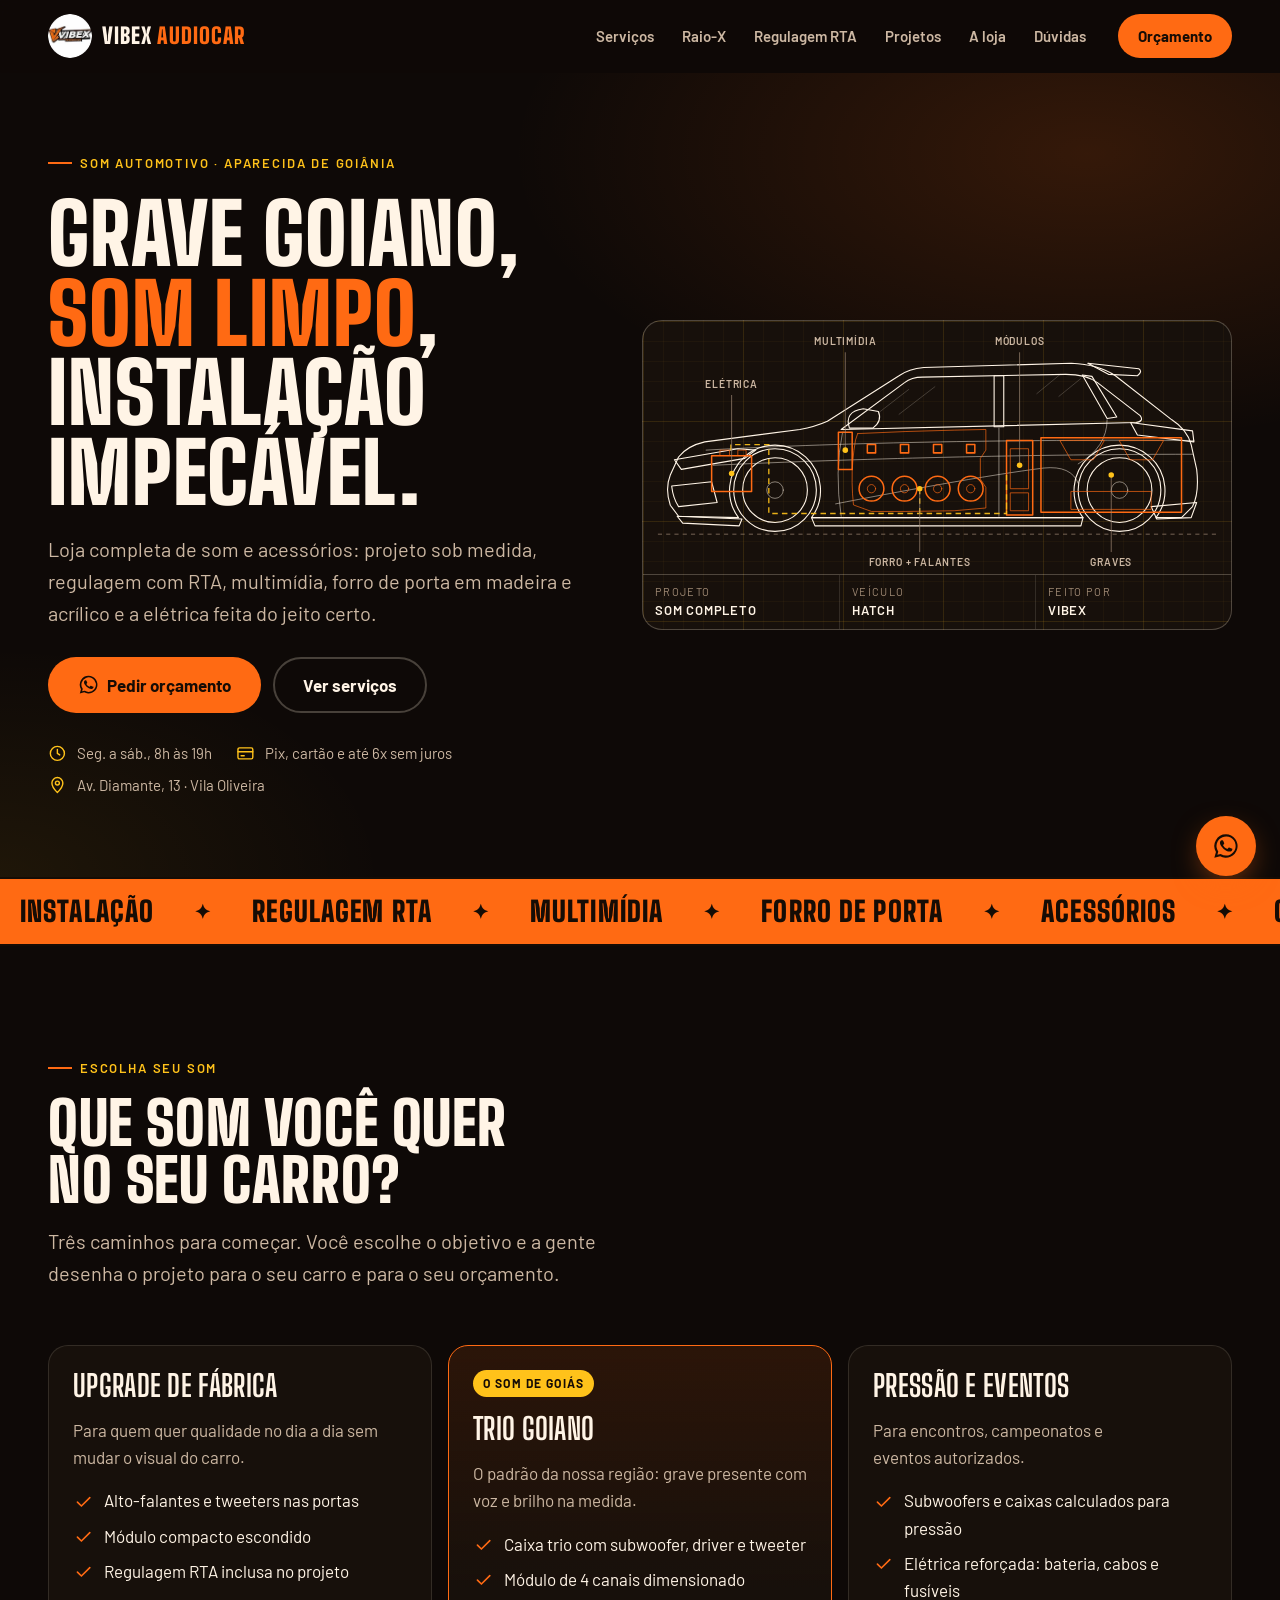
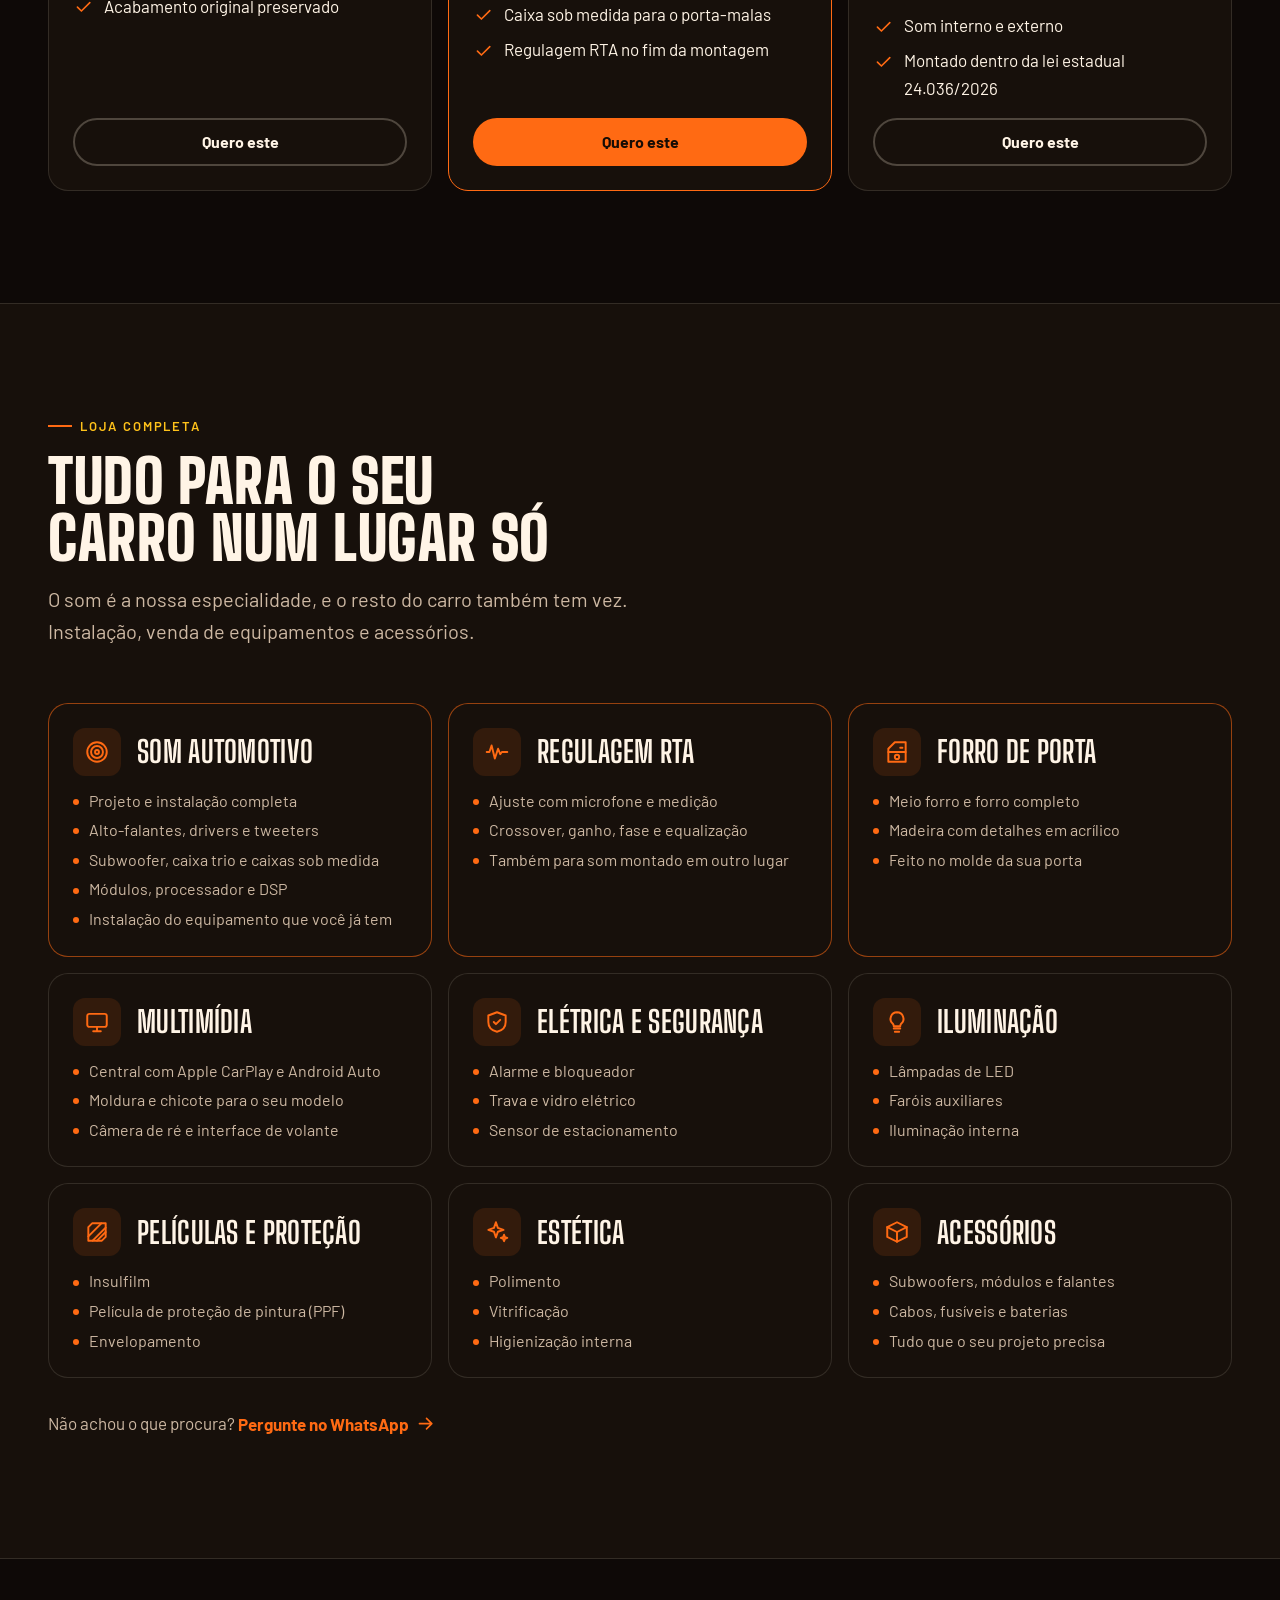
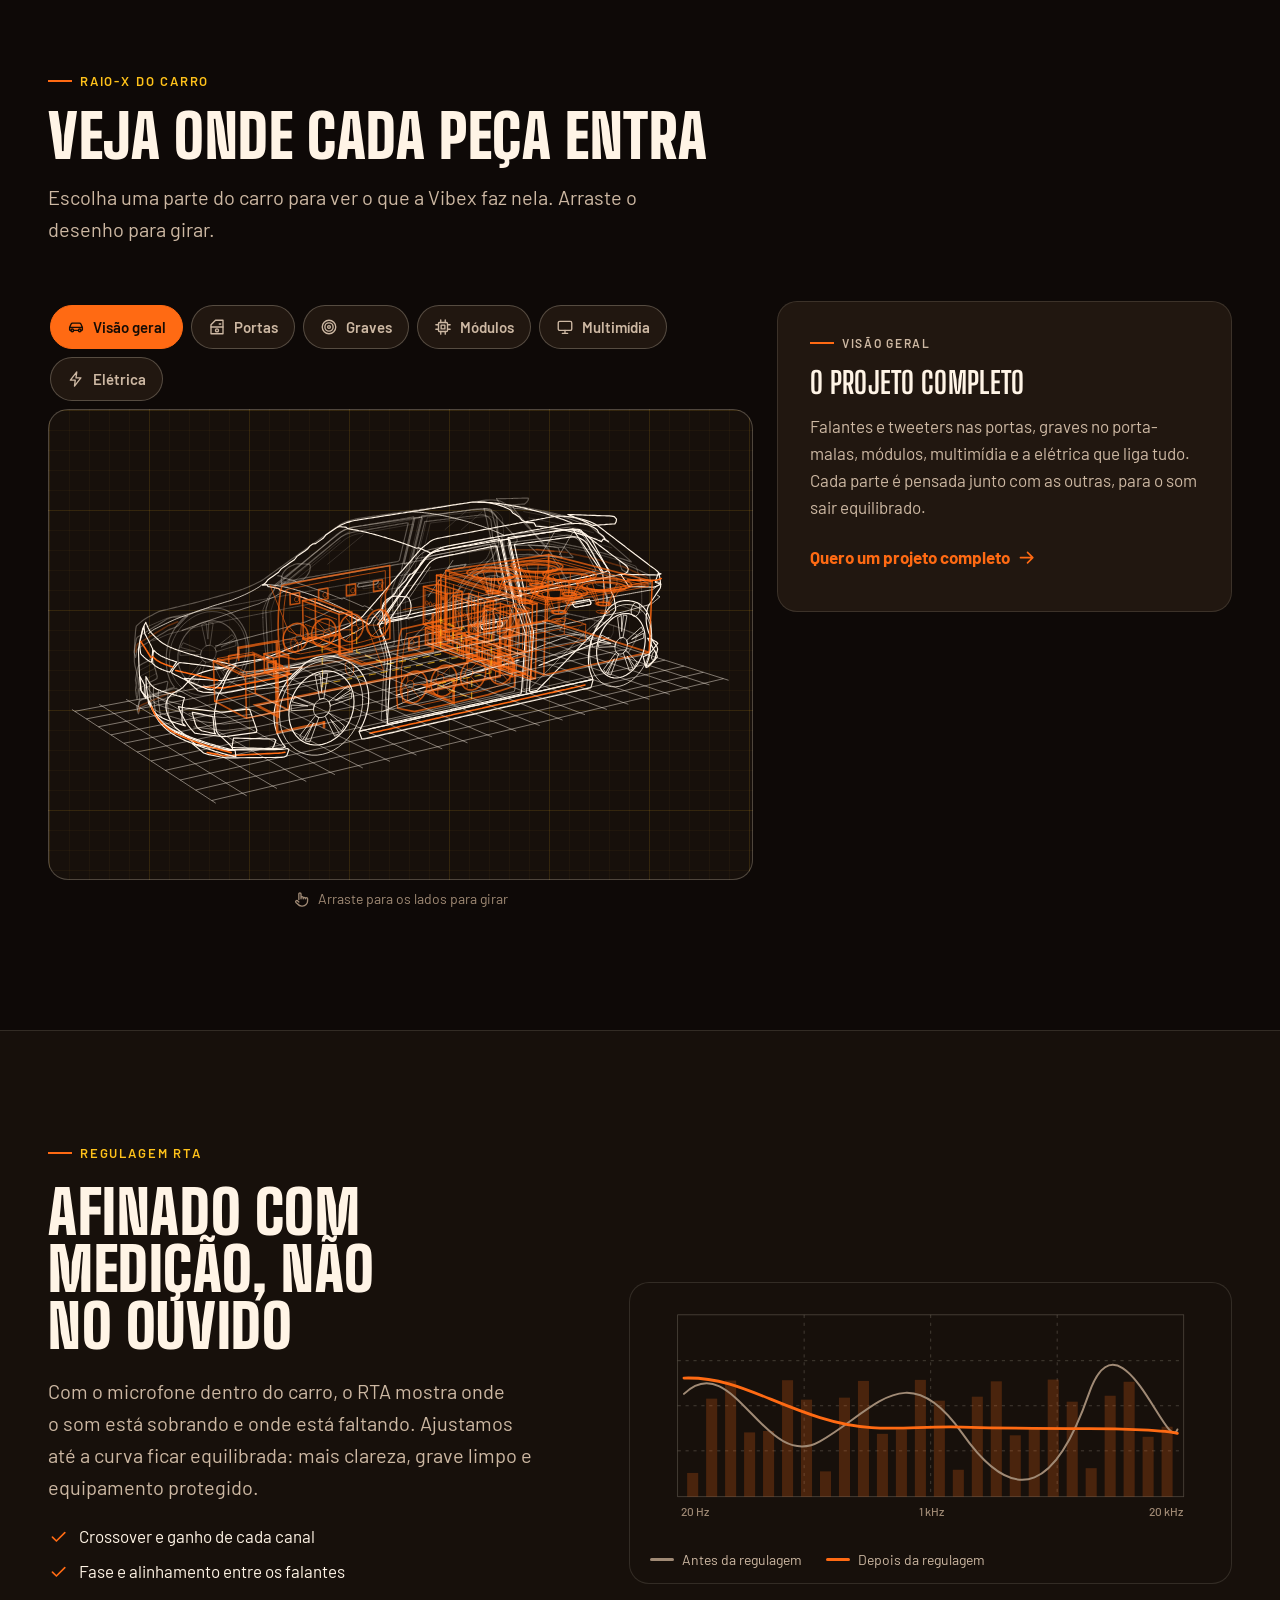
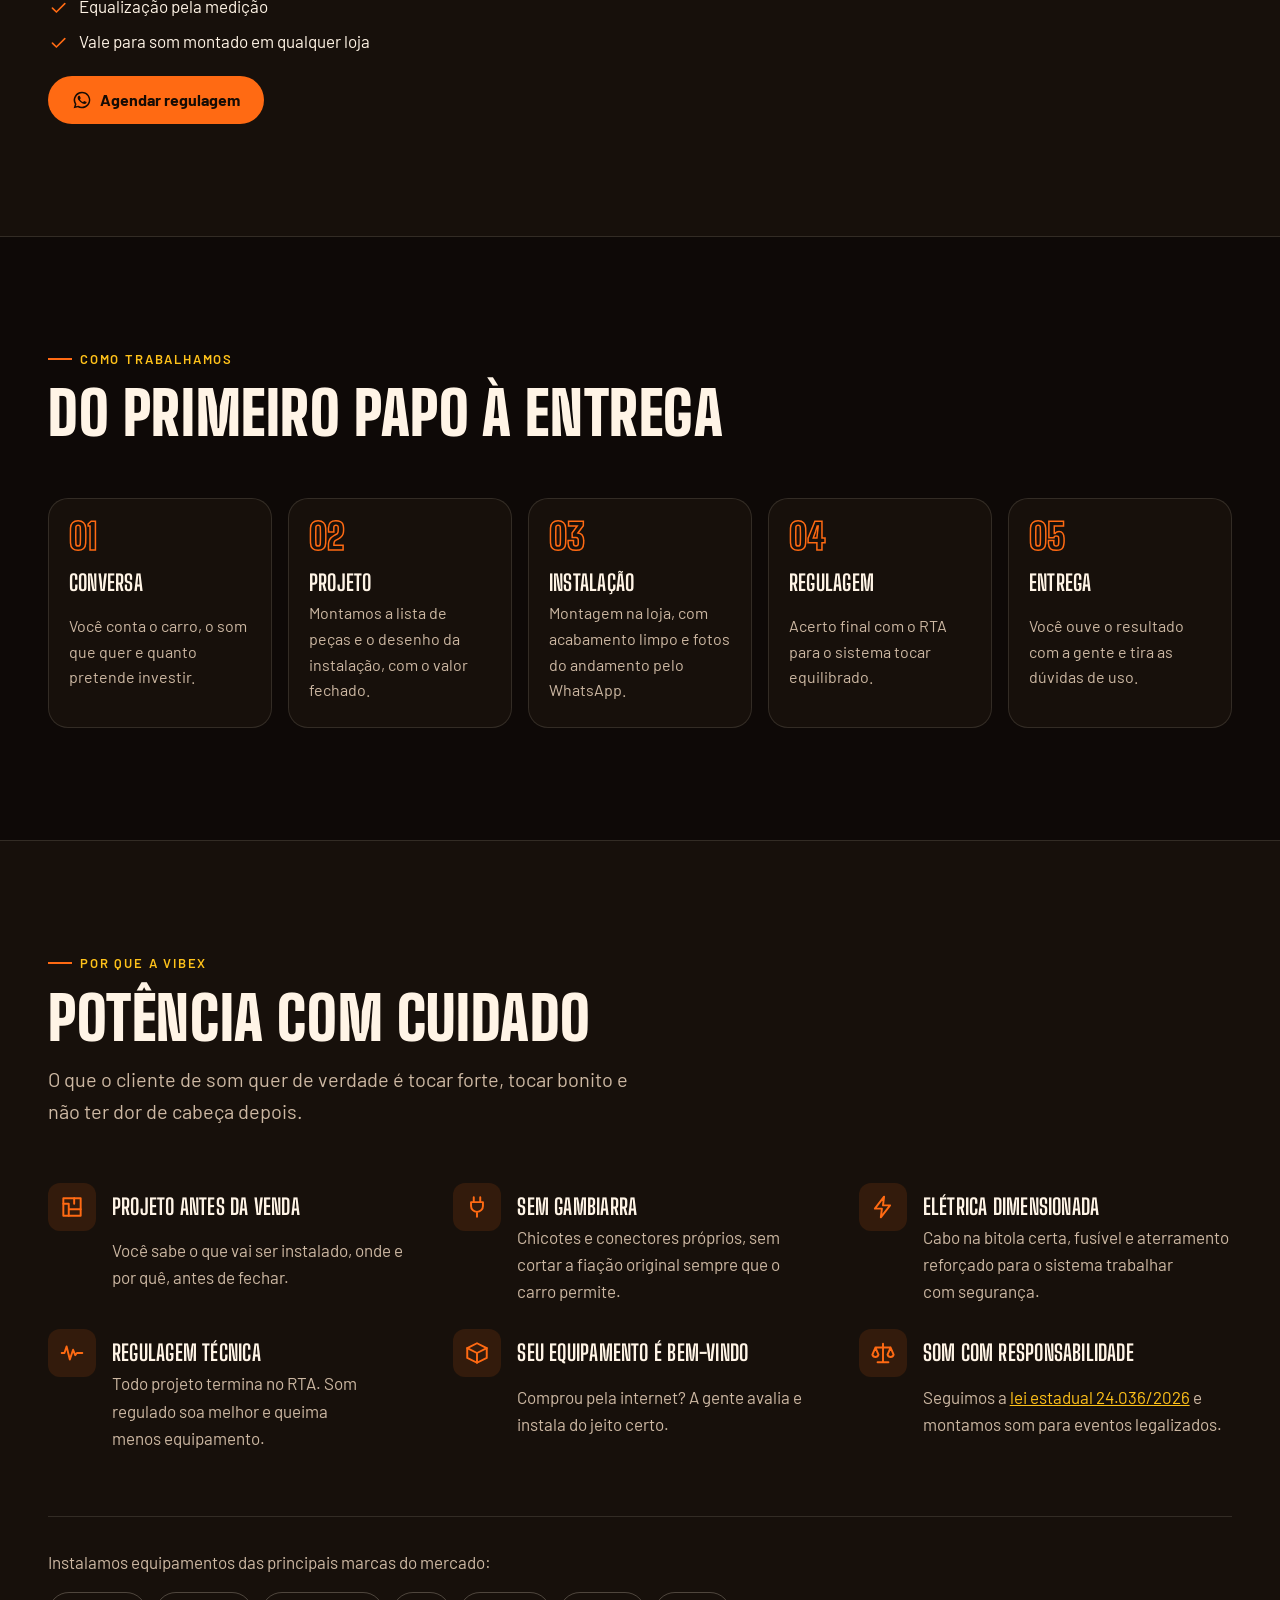
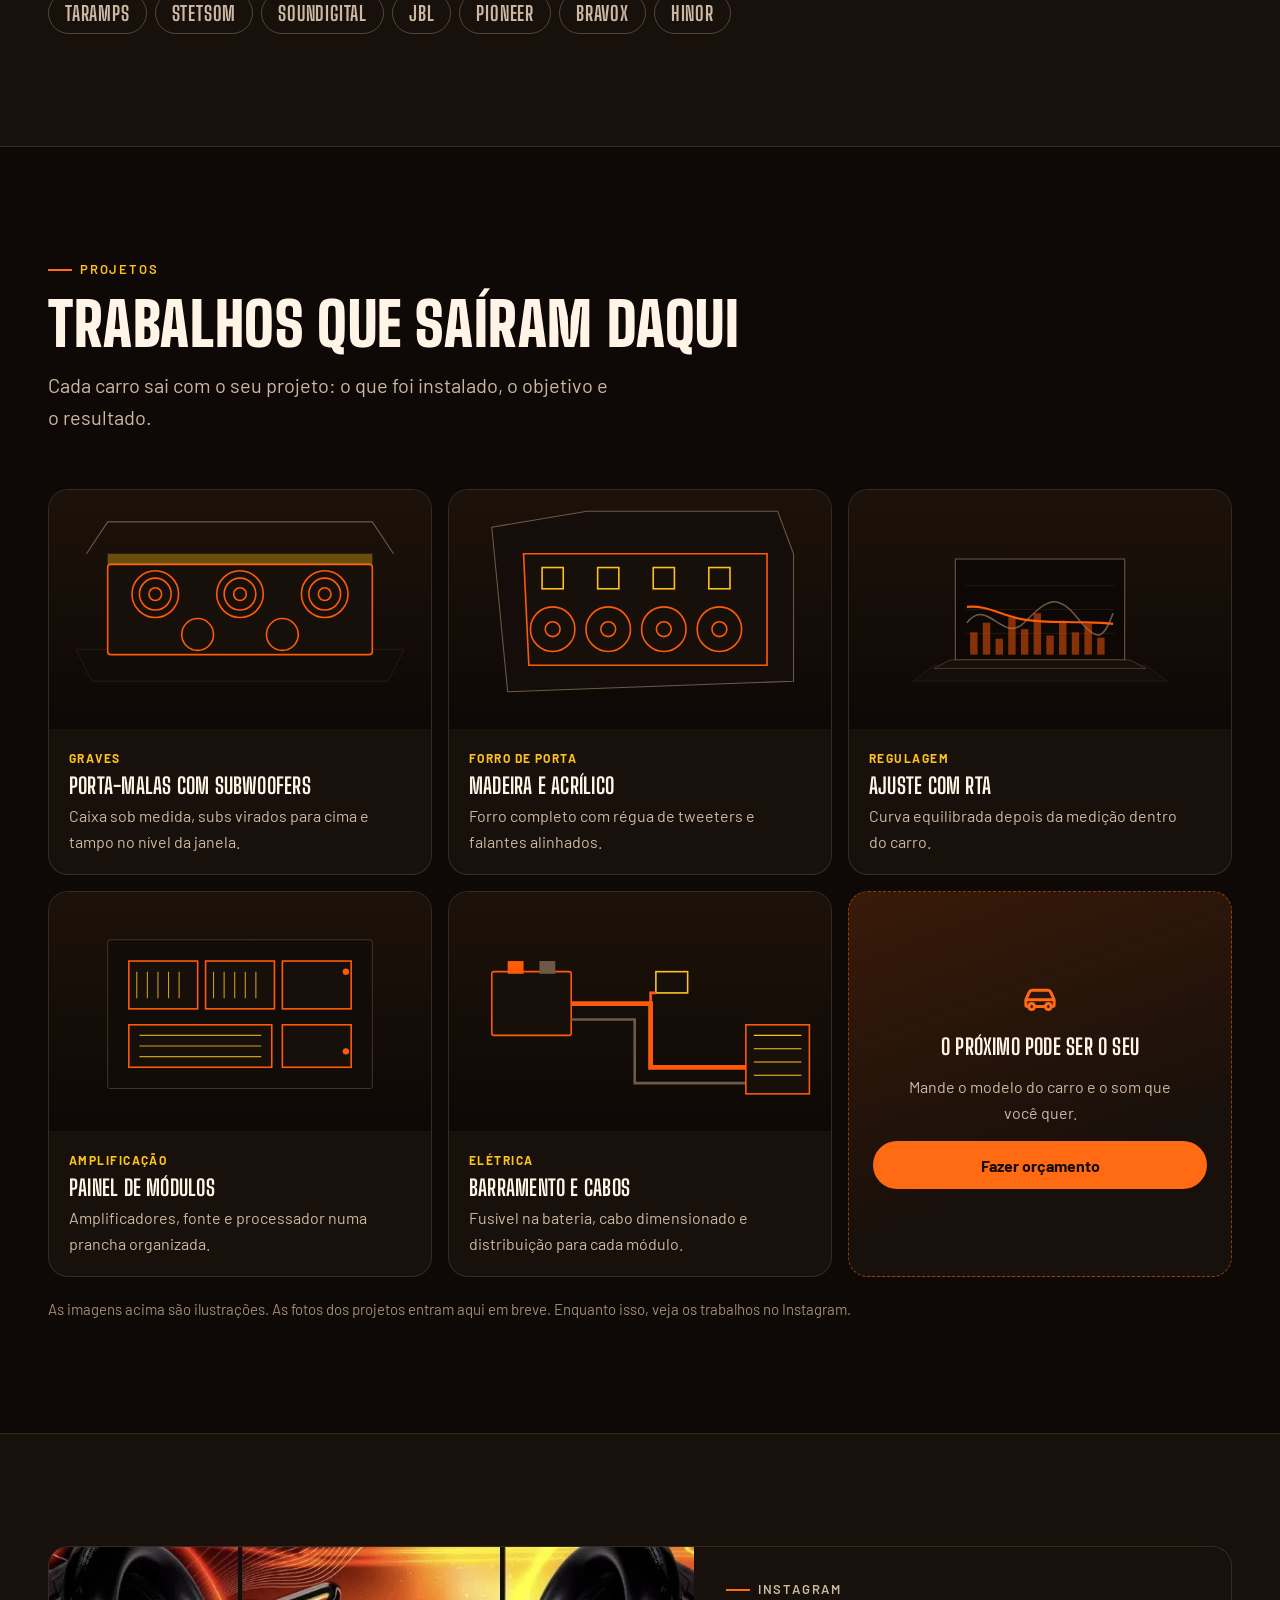
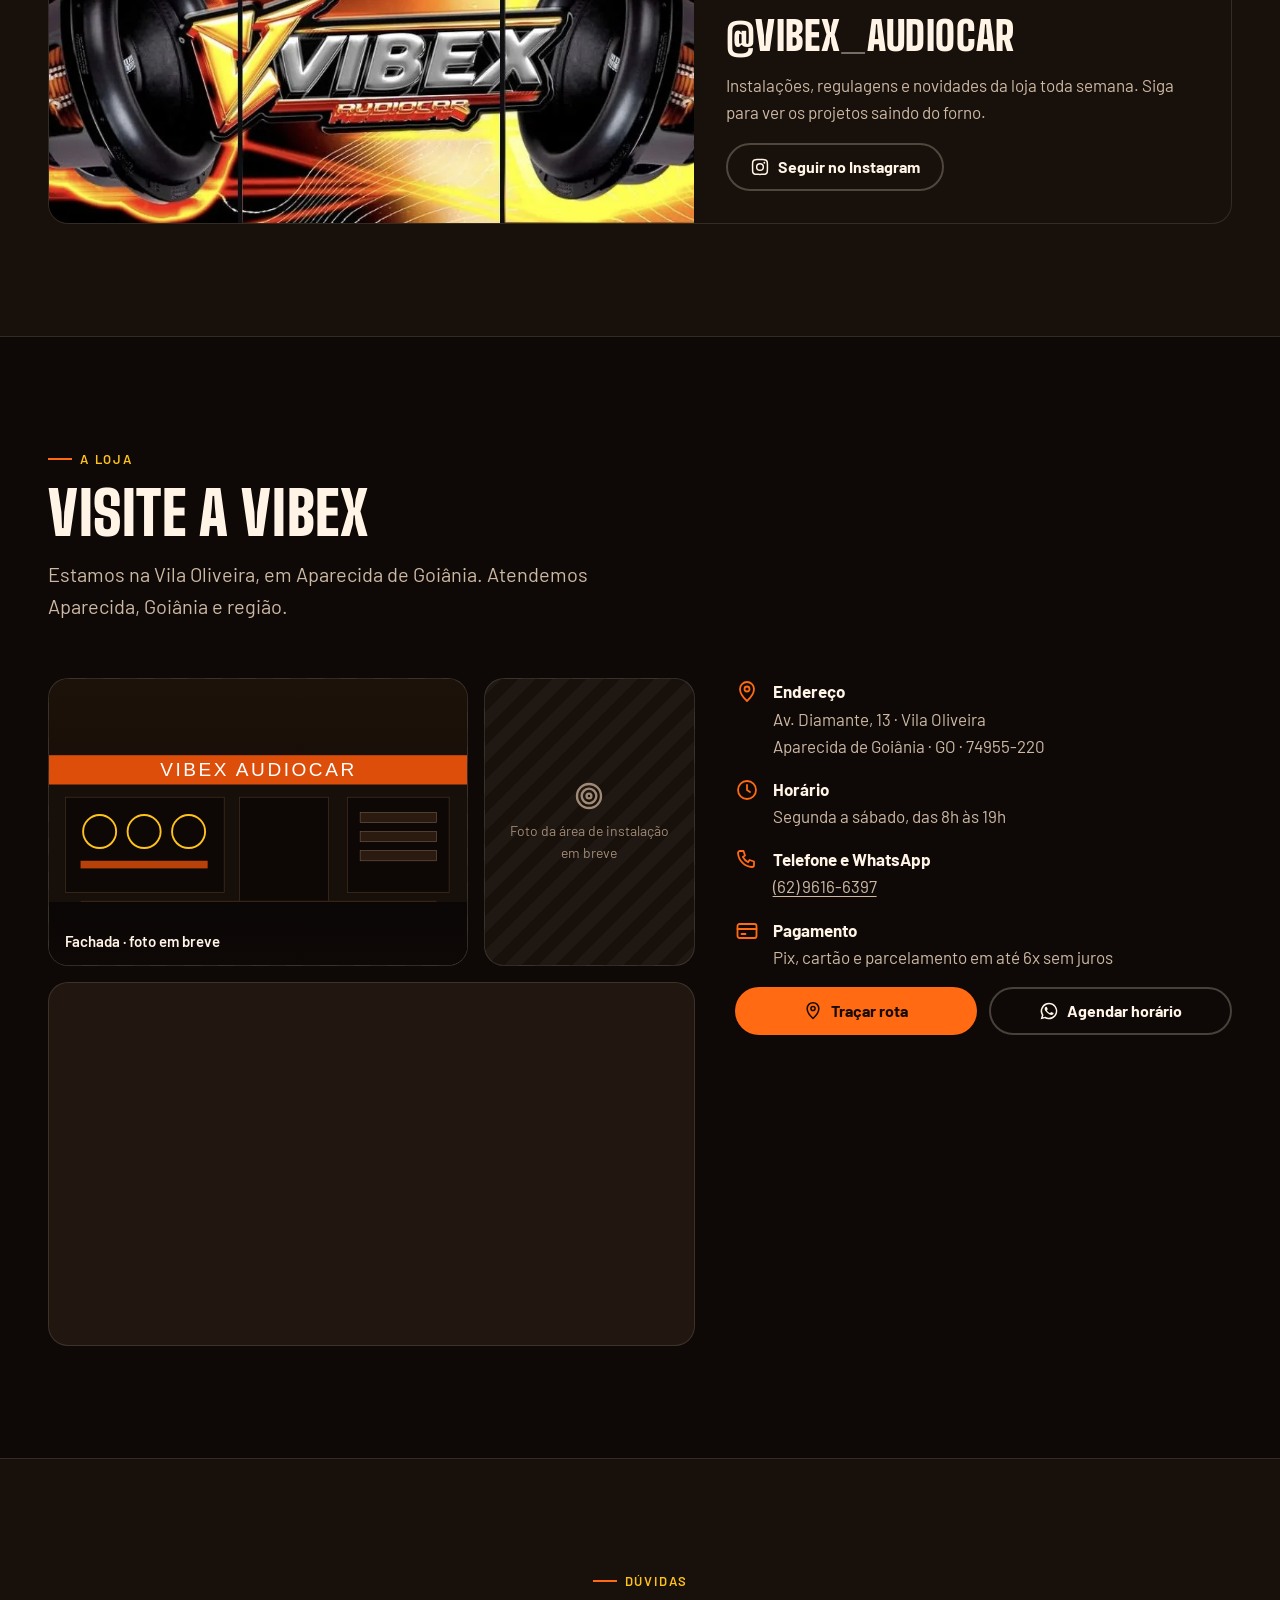
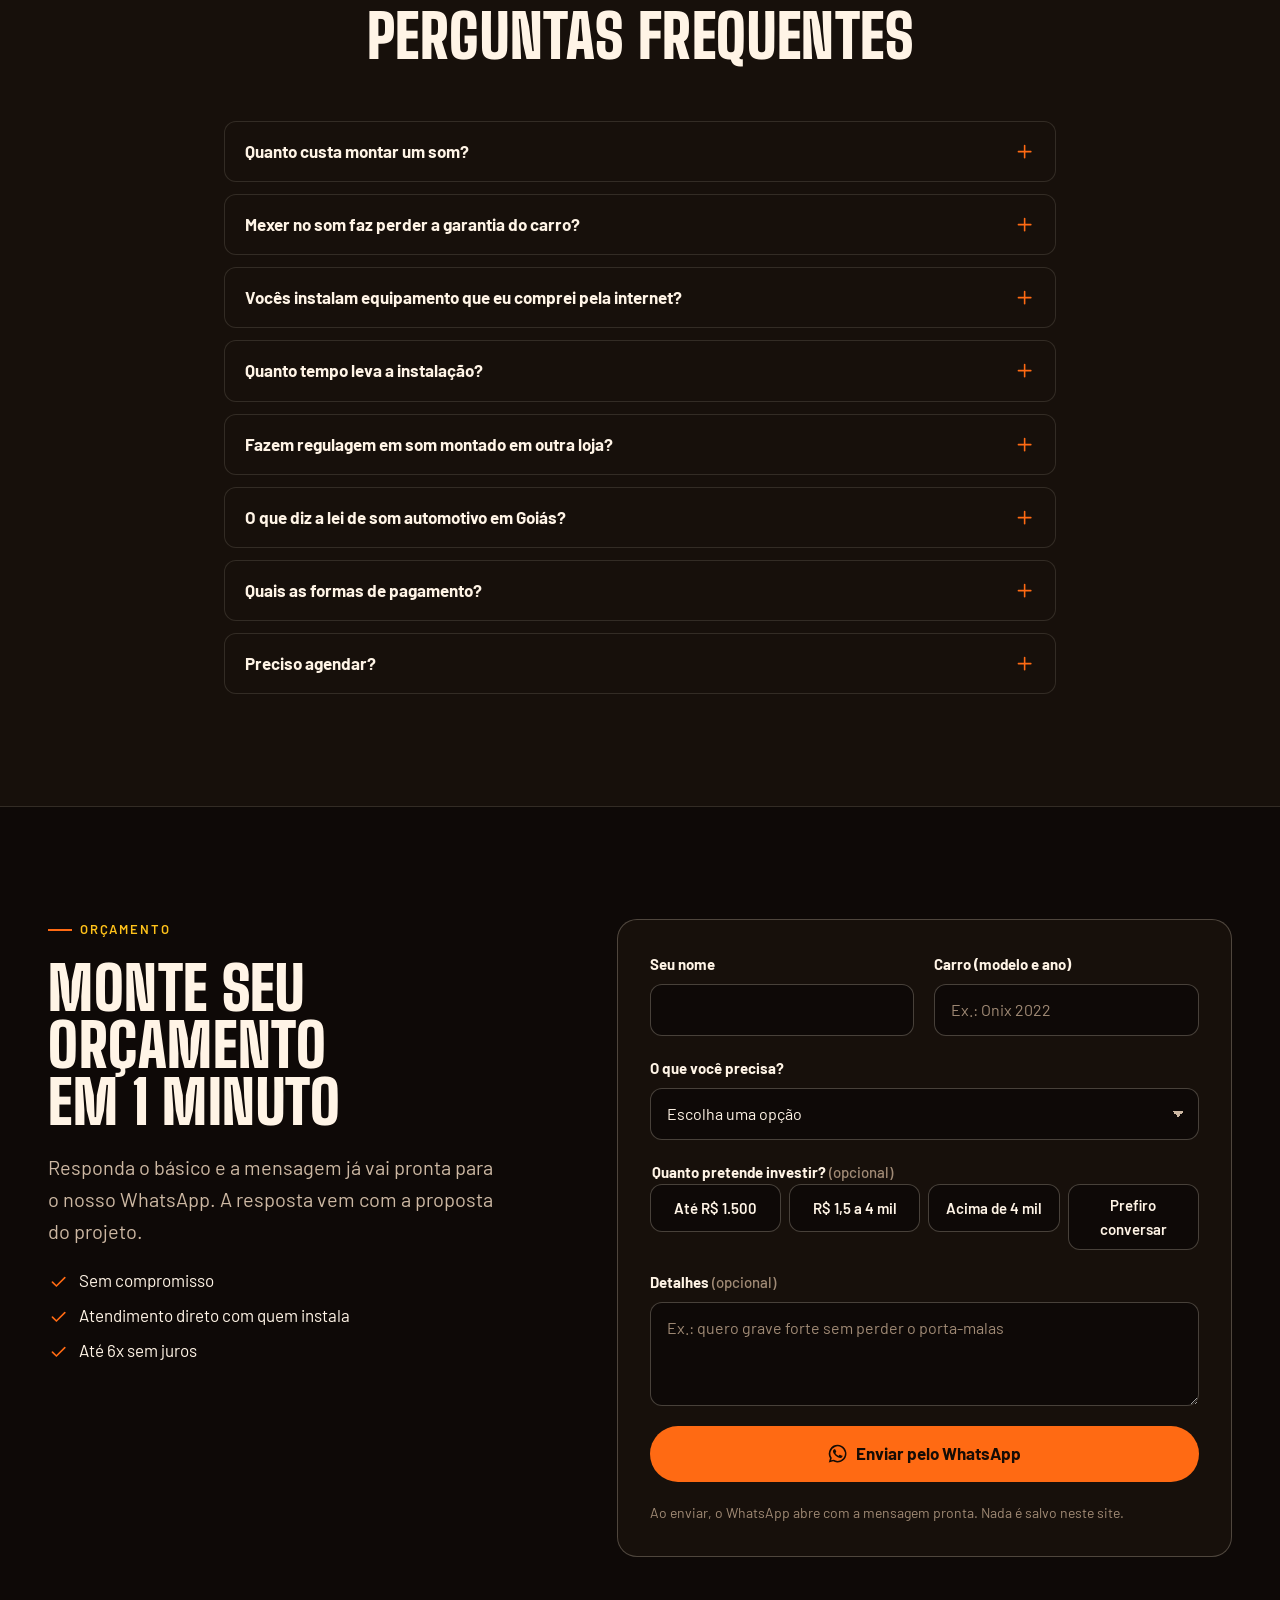
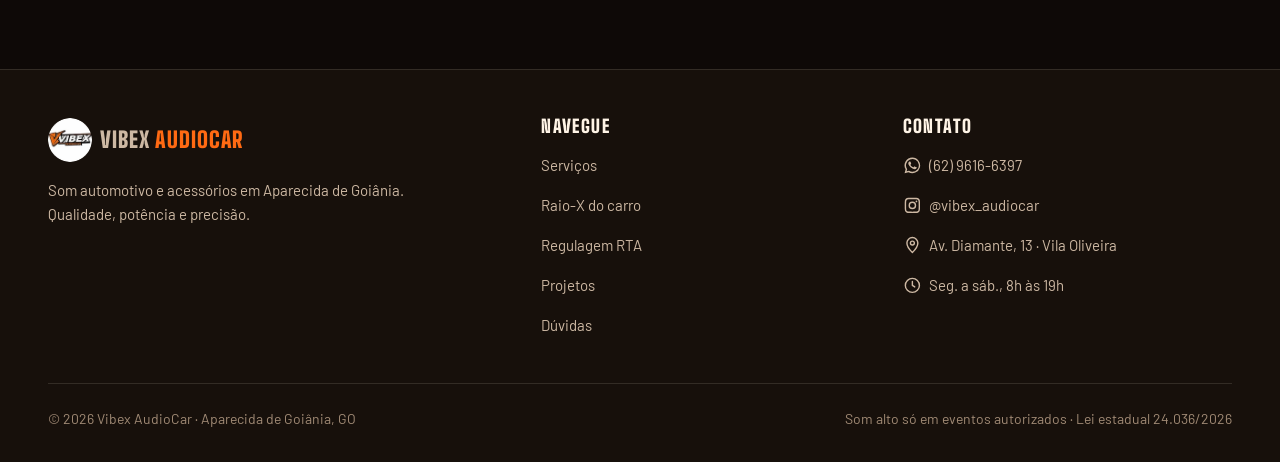
<file: index.html>
<!DOCTYPE html>
<html lang="pt-BR">
<head>
<meta charset="UTF-8">
<meta name="viewport" content="width=device-width, initial-scale=1, viewport-fit=cover">
<title>Som automotivo em Aparecida de Goiânia | Vibex AudioCar</title>
<meta name="description" content="Loja completa de som automotivo e acessórios em Aparecida de Goiânia: projeto sob medida, caixa trio, regulagem RTA, forro de porta em madeira e acrílico, multimídia CarPlay e Android Auto. Orçamento pelo WhatsApp.">
<link rel="canonical" href="https://hyratecnologia.github.io/vibex-audiocar/">
<meta name="theme-color" content="#0E0907">
<meta name="color-scheme" content="dark">

<meta property="og:type" content="website">
<meta property="og:locale" content="pt_BR">
<meta property="og:site_name" content="Vibex AudioCar">
<meta property="og:title" content="Vibex AudioCar · Som automotivo em Aparecida de Goiânia">
<meta property="og:description" content="Grave goiano, som limpo e instalação impecável. Projeto sob medida, regulagem RTA, multimídia e forro de porta.">
<meta property="og:url" content="https://hyratecnologia.github.io/vibex-audiocar/">
<meta property="og:image" content="https://hyratecnologia.github.io/vibex-audiocar/img/og-vibex.jpg">
<meta property="og:image:width" content="1200">
<meta property="og:image:height" content="630">
<meta name="twitter:card" content="summary_large_image">

<link rel="icon" href="img/favicon-32.png" sizes="32x32" type="image/png">
<link rel="apple-touch-icon" href="img/apple-touch-icon.png">
<link rel="manifest" href="site.webmanifest">

<link rel="preconnect" href="https://fonts.googleapis.com">
<link rel="preconnect" href="https://fonts.gstatic.com" crossorigin>
<link rel="stylesheet" href="https://fonts.googleapis.com/css2?family=Barlow:wght@400;500;600;700&family=Big+Shoulders+Display:wght@700;900&display=swap">
<link rel="stylesheet" href="css/style.css">

<script type="application/ld+json">
{
  "@context": "https://schema.org",
  "@type": "AutomotiveBusiness",
  "name": "Vibex AudioCar",
  "description": "Loja de som automotivo e acessórios: instalação, regulagem RTA, multimídia, forro de porta e projetos sob medida.",
  "url": "https://hyratecnologia.github.io/vibex-audiocar/",
  "logo": "https://hyratecnologia.github.io/vibex-audiocar/img/logo-vibex-192.png",
  "image": "https://hyratecnologia.github.io/vibex-audiocar/img/og-vibex.jpg",
  "telephone": "+55-62-9616-6397",
  "address": {
    "@type": "PostalAddress",
    "streetAddress": "Av. Diamante, 13 - Vila Oliveira",
    "addressLocality": "Aparecida de Goiânia",
    "addressRegion": "GO",
    "postalCode": "74955-220",
    "addressCountry": "BR"
  },
  "areaServed": ["Aparecida de Goiânia", "Goiânia"],
  "openingHoursSpecification": [{
    "@type": "OpeningHoursSpecification",
    "dayOfWeek": ["Monday", "Tuesday", "Wednesday", "Thursday", "Friday", "Saturday"],
    "opens": "08:00",
    "closes": "19:00"
  }],
  "paymentAccepted": "Pix, cartão de crédito, cartão de débito",
  "sameAs": ["https://instagram.com/vibex_audiocar"]
}
</script>
<script>document.documentElement.classList.add('js');</script>
</head>
<body>
<a class="skip-link" href="#conteudo">Pular para o conteúdo</a>

<!-- ícones -->
<svg width="0" height="0" style="position:absolute" aria-hidden="true" focusable="false"><defs>
<symbol id="i-zap" viewBox="0 0 24 24"><path d="M12 2a10 10 0 0 0-8.6 15.1L2 22l5-1.3A10 10 0 1 0 12 2Zm0 18.2a8.2 8.2 0 0 1-4.2-1.2l-.3-.2-2.9.8.8-2.8-.2-.3A8.2 8.2 0 1 1 12 20.2Zm4.6-6c-.3-.1-1.6-.8-1.8-.9s-.4-.1-.6.1-.7.9-.8 1-.3.2-.5 0a6.6 6.6 0 0 1-2-1.2 7.3 7.3 0 0 1-1.3-1.7c-.2-.3 0-.4.1-.6l.4-.5a2 2 0 0 0 .3-.4.5.5 0 0 0 0-.5c0-.2-.6-1.5-.9-2s-.4-.5-.6-.5h-.5a1 1 0 0 0-.7.3 2.9 2.9 0 0 0-.9 2.2 5.1 5.1 0 0 0 1 2.6 11.4 11.4 0 0 0 4.4 3.9 8.4 8.4 0 0 0 3 .8 2.6 2.6 0 0 0 1.8-.8 2.2 2.2 0 0 0 .5-1.5c0-.2-.2-.3-.4-.4Z"/></symbol>
<symbol id="i-ig" viewBox="0 0 24 24"><path d="M12 2.2c3.2 0 3.6 0 4.9.1a6.6 6.6 0 0 1 2.2.4 4.5 4.5 0 0 1 2.2 2.2 6.6 6.6 0 0 1 .4 2.2c.1 1.3.1 1.7.1 4.9s0 3.6-.1 4.9a6.6 6.6 0 0 1-.4 2.2 4.5 4.5 0 0 1-2.2 2.2 6.6 6.6 0 0 1-2.2.4c-1.3.1-1.7.1-4.9.1s-3.6 0-4.9-.1a6.6 6.6 0 0 1-2.2-.4 4.5 4.5 0 0 1-2.2-2.2 6.6 6.6 0 0 1-.4-2.2C2.2 15.6 2.2 15.2 2.2 12s0-3.6.1-4.9a6.6 6.6 0 0 1 .4-2.2 4.5 4.5 0 0 1 2.2-2.2 6.6 6.6 0 0 1 2.2-.4c1.3-.1 1.7-.1 4.9-.1Zm0 1.8c-3.1 0-3.5 0-4.8.1a4.8 4.8 0 0 0-1.6.3 2.7 2.7 0 0 0-1.2 1.2 4.8 4.8 0 0 0-.3 1.6c-.1 1.3-.1 1.7-.1 4.8s0 3.5.1 4.8a4.8 4.8 0 0 0 .3 1.6 2.7 2.7 0 0 0 1.2 1.2 4.8 4.8 0 0 0 1.6.3c1.3.1 1.7.1 4.8.1s3.5 0 4.8-.1a4.8 4.8 0 0 0 1.6-.3 2.7 2.7 0 0 0 1.2-1.2 4.8 4.8 0 0 0 .3-1.6c.1-1.3.1-1.7.1-4.8s0-3.5-.1-4.8a4.8 4.8 0 0 0-.3-1.6 2.7 2.7 0 0 0-1.2-1.2 4.8 4.8 0 0 0-1.6-.3c-1.3-.1-1.7-.1-4.8-.1Zm0 3.1A4.9 4.9 0 1 1 7.1 12 4.9 4.9 0 0 1 12 7.1Zm0 8A3.1 3.1 0 1 0 8.9 12 3.1 3.1 0 0 0 12 15.1Zm6.3-8.2a1.1 1.1 0 1 1-1.1-1.1 1.1 1.1 0 0 1 1.1 1.1Z"/></symbol>
<symbol id="i-map" viewBox="0 0 24 24"><path d="M12 21s-7-6.3-7-12a7 7 0 0 1 14 0c0 5.7-7 12-7 12Z"/><circle cx="12" cy="9" r="2.5"/></symbol>
<symbol id="i-phone" viewBox="0 0 24 24"><path d="M5 3h3.5l1.5 4.5-2.2 1.4a12 12 0 0 0 5.3 5.3l1.4-2.2L19 13.5V17a2 2 0 0 1-2 2A15 15 0 0 1 3 5a2 2 0 0 1 2-2Z"/></symbol>
<symbol id="i-clock" viewBox="0 0 24 24"><circle cx="12" cy="12" r="9"/><path d="M12 7v5l3 2"/></symbol>
<symbol id="i-card" viewBox="0 0 24 24"><rect x="2.5" y="5" width="19" height="14" rx="2"/><path d="M2.5 10h19M6.5 15h4"/></symbol>
<symbol id="i-menu" viewBox="0 0 24 24"><path d="M4 7h16M4 12h16M4 17h16"/></symbol>
<symbol id="i-close" viewBox="0 0 24 24"><path d="M6 6l12 12M18 6 6 18"/></symbol>
<symbol id="i-check" viewBox="0 0 24 24"><path d="M5 12.5l4.5 4.5L19 7.5"/></symbol>
<symbol id="i-arrow" viewBox="0 0 24 24"><path d="M5 12h14M13 6l6 6-6 6"/></symbol>
<symbol id="i-plus" viewBox="0 0 24 24"><path d="M12 5v14M5 12h14"/></symbol>
<symbol id="i-hand" viewBox="0 0 24 24"><path d="M8 13V5.5a1.5 1.5 0 0 1 3 0V12M11 11.5v-1a1.5 1.5 0 0 1 3 0V12M14 11.5a1.5 1.5 0 0 1 3 0V12M17 12a1.5 1.5 0 0 1 3 0v3a7 7 0 0 1-7 7h-1a7 7 0 0 1-5.6-2.8L4 17a1.6 1.6 0 0 1 2.5-2L8 16.5"/></symbol>
<symbol id="i-speaker" viewBox="0 0 24 24"><rect x="5" y="2.5" width="14" height="19" rx="2.5"/><circle cx="12" cy="14.5" r="4"/><circle cx="12" cy="14.5" r="1"/><circle cx="12" cy="6.5" r="1.3"/></symbol>
<symbol id="i-sub" viewBox="0 0 24 24"><circle cx="12" cy="12" r="9"/><circle cx="12" cy="12" r="5.5"/><circle cx="12" cy="12" r="1.8"/></symbol>
<symbol id="i-wave" viewBox="0 0 24 24"><path d="M2.5 12h2.5l2-6 3 12 3-9 2 5 1.5-2h5"/></symbol>
<symbol id="i-door" viewBox="0 0 24 24"><path d="M4 21V9l6-6h10v18Z"/><path d="M4 12h16"/><circle cx="12" cy="16.5" r="2"/><path d="M15 8h2"/></symbol>
<symbol id="i-screen" viewBox="0 0 24 24"><rect x="3" y="4.5" width="18" height="12" rx="2"/><path d="M8.5 20.5h7M12 16.5v4"/></symbol>
<symbol id="i-shield" viewBox="0 0 24 24"><path d="M12 3l8 3v6c0 4.8-3.4 8-8 9-4.6-1-8-4.2-8-9V6Z"/><path d="M9 12l2 2 4-4"/></symbol>
<symbol id="i-bulb" viewBox="0 0 24 24"><path d="M9 18h6M10 21h4M12 3a6 6 0 0 0-3.8 10.6c.6.6.8 1.3.8 2.4h6c0-1.1.2-1.8.8-2.4A6 6 0 0 0 12 3Z"/></symbol>
<symbol id="i-film" viewBox="0 0 24 24"><path d="M4 7.5 7.5 4H20v12.5L16.5 20H4Z"/><path d="M8 20 20 8M4 16 16 4M12 20l8-8"/></symbol>
<symbol id="i-sparkle" viewBox="0 0 24 24"><path d="M11 3l1.8 5.2L18 10l-5.2 1.8L11 17l-1.8-5.2L4 10l5.2-1.8ZM18.5 14.5l.8 2.2 2.2.8-2.2.8-.8 2.2-.8-2.2-2.2-.8 2.2-.8Z"/></symbol>
<symbol id="i-box" viewBox="0 0 24 24"><path d="M3 7.5 12 3l9 4.5v9L12 21l-9-4.5Z"/><path d="M3 7.5 12 12l9-4.5M12 12v9"/></symbol>
<symbol id="i-bolt" viewBox="0 0 24 24"><path d="M13 2.5 4.5 13.5H11l-1 8 8.5-11H12Z"/></symbol>
<symbol id="i-plan" viewBox="0 0 24 24"><path d="M4 4h16v16H4Z"/><path d="M4 9h5v11M9 14h11M14 4v5"/></symbol>
<symbol id="i-plug" viewBox="0 0 24 24"><path d="M9 3v4.5M15 3v4.5M6.5 7.5h11v3.5a5.5 5.5 0 0 1-11 0ZM12 16.5V21"/></symbol>
<symbol id="i-law" viewBox="0 0 24 24"><path d="M12 3.5v17M7 20.5h10M5 7h14M5 7l-2.8 6.5a2.9 2.9 0 0 0 5.6 0ZM19 7l-2.8 6.5a2.9 2.9 0 0 0 5.6 0Z"/></symbol>
<symbol id="i-chip" viewBox="0 0 24 24"><rect x="6" y="6" width="12" height="12" rx="1.5"/><path d="M9 2.5v3.5M15 2.5v3.5M9 18v3.5M15 18v3.5M2.5 9H6M2.5 15H6M18 9h3.5M18 15h3.5"/><rect x="9.5" y="9.5" width="5" height="5"/></symbol>
<symbol id="i-car" viewBox="0 0 24 24"><path d="M3.5 15.5v-3l2-4.5a2 2 0 0 1 1.8-1.2h9.4a2 2 0 0 1 1.8 1.2l2 4.5v3a1 1 0 0 1-1 1h-1M5.5 16.5h-1a1 1 0 0 1-1-1M8.5 16.5h7M3.5 12.5h17"/><circle cx="7" cy="16.5" r="1.8"/><circle cx="17" cy="16.5" r="1.8"/></symbol>
</defs></svg>

<header class="site-header" id="topo">
  <div class="container header-inner">
    <a class="brand" href="#inicio" aria-label="Vibex AudioCar, voltar ao início">
      <picture>
        <source srcset="img/logo-vibex-96.webp 1x, img/logo-vibex-192.webp 2x" type="image/webp">
        <img src="img/logo-vibex-192.png" width="44" height="44" alt="">
      </picture>
      <span class="brand-name">Vibex <span>AudioCar</span></span>
    </a>
    <nav class="nav" id="menu" aria-label="Principal">
      <ul>
        <li><a href="#servicos">Serviços</a></li>
        <li><a href="#raio-x">Raio-X</a></li>
        <li><a href="#rta">Regulagem RTA</a></li>
        <li><a href="#projetos">Projetos</a></li>
        <li><a href="#loja">A loja</a></li>
        <li><a href="#duvidas">Dúvidas</a></li>
        <li class="nav-cta"><a class="btn btn-primary" href="#orcamento">Fazer orçamento</a></li>
      </ul>
    </nav>
    <a class="btn btn-primary btn-sm header-cta" href="#orcamento">Orçamento</a>
    <button class="menu-toggle" type="button" aria-expanded="false" aria-controls="menu">
      <svg class="icon" data-icon="open" aria-hidden="true"><use href="#i-menu"/></svg>
      <svg class="icon" data-icon="close" aria-hidden="true"><use href="#i-close"/></svg>
      <span class="visually-hidden">Menu</span>
    </button>
  </div>
</header>

<main id="conteudo">

<!-- 1. HERO -->
<section class="hero" id="inicio" aria-labelledby="hero-title">
  <div class="container hero-grid">
    <div class="hero-copy">
      <p class="eyebrow">Som automotivo · Aparecida de Goiânia</p>
      <h1 id="hero-title">Grave goiano, <span class="hl">som limpo</span>, instalação impecável.</h1>
      <p class="lead">Loja completa de som e acessórios: projeto sob medida, regulagem com RTA, multimídia, forro de porta em madeira e acrílico e a elétrica feita do jeito certo.</p>
      <div class="hero-actions">
        <a class="btn btn-primary btn-lg" href="https://wa.me/556296166397" data-wa="Olá, Vibex! Vim pelo site e quero fazer um orçamento." target="_blank" rel="noopener">
          <svg class="icon icon--fill" aria-hidden="true"><use href="#i-zap"/></svg>Pedir orçamento
        </a>
        <a class="btn btn-ghost btn-lg" href="#servicos">Ver serviços</a>
      </div>
      <ul class="hero-facts">
        <li><svg class="icon" aria-hidden="true"><use href="#i-clock"/></svg>Seg. a sáb., 8h às 19h</li>
        <li><svg class="icon" aria-hidden="true"><use href="#i-card"/></svg>Pix, cartão e até 6x sem juros</li>
        <li><svg class="icon" aria-hidden="true"><use href="#i-map"/></svg>Av. Diamante, 13 · Vila Oliveira</li>
      </ul>
    </div>

    <figure class="blueprint">
      <svg viewBox="80 70 830 350" role="img" aria-labelledby="bp-desc">
        <desc id="bp-desc">Desenho técnico de um hatch com o projeto de som: forro e falantes nas portas, subwoofers no porta-malas, módulos, multimídia e elétrica.</desc>
        <path class="bp-ground" d="M90 362 H900"/>
        <g class="bp-car">
          <path class="bp-draw" pathLength="1" d="M120 336 L108 320 Q100 296 108 276 L120 250 Q132 234 158 228 L296 210 Q318 206 336 198 L440 132 Q454 122 476 120 L690 114 Q730 116 754 132 L836 196 Q858 210 864 232 L872 268 Q876 302 866 322 L850 338 L813 338 A66 66 0 1 0 707 338 L313 338 A66 66 0 1 0 207 338 Z"/>
          <path class="bp-draw" pathLength="1" d="M356 210 L448 142 Q458 134 474 134 L682 130 Q712 130 728 142 L790 190 Q796 198 784 200 Z"/>
          <path class="h" d="M410 186 l44 -34 M440 188 l52 -40 M640 158 l34 -28 M672 162 l32 -26"/>
          <path d="M578 132 H592 V206 H578 Z M706 131 L720 133 L756 192 L742 194 Z"/>
          <path class="t" d="M358 214 Q346 272 356 336 M585 208 V336 M742 196 Q742 236 700 260"/>
          <path class="t" d="M160 240 C330 230 600 224 868 226 M170 262 C340 254 600 246 866 246"/>
          <path class="t" d="M348 318 C430 302 570 276 650 266 Q690 262 700 288"/>
          <path d="M368 208 Q360 184 388 180 L410 184 Q416 198 402 208 Z"/>
          <path d="M114 254 L206 238 L232 240 L216 252 L124 268 Z"/>
          <path d="M110 292 L168 286 L176 316 L120 322 Q112 310 110 292 Z"/>
          <path d="M118 336 L212 340 L208 350 L126 346 Z M313 338 L707 338 L704 350 L318 350 Z"/>
          <path d="M776 200 L866 212 L868 228 L786 218 Z M714 114 L788 122 Q794 126 786 132 L744 130 Z M806 322 L872 316 L864 338 L814 340 Z"/>
          <circle class="bp-draw" pathLength="1" cx="260" cy="298" r="60"/><circle cx="260" cy="298" r="47"/><circle class="t" cx="260" cy="298" r="12"/>
          <circle class="bp-draw" pathLength="1" cx="760" cy="298" r="60"/><circle cx="760" cy="298" r="47"/><circle class="t" cx="760" cy="298" r="12"/>
        </g>
        <g class="bp-kit">
          <path class="soft bp-draw d2" pathLength="1" d="M380 216 L450 213 L520 211 L566 210 L566 240 L558 252 L558 282 L566 294 L566 324 L520 328 L450 329 L400 329 L373.9 319.6 L372.5 303.4 L371.9 287.3 L372 271.5 L372.9 255.8 L374.5 240.4 L376.9 225.1 Z"/>
          <path d="M394 232 h12 v12 h-12 Z M442 232 h12 v12 h-12 Z M490 232 h12 v12 h-12 Z M538 232 h12 v12 h-12 Z"/>
          <circle cx="400" cy="296" r="18"/><circle cx="448" cy="296" r="18"/><circle cx="496" cy="296" r="18"/><circle cx="544" cy="296" r="18"/>
          <circle class="soft" cx="400" cy="296" r="6"/><circle class="soft" cx="448" cy="296" r="6"/><circle class="soft" cx="496" cy="296" r="6"/><circle class="soft" cx="544" cy="296" r="6"/>
          <path class="bp-draw d2" pathLength="1" d="M646 222 H850 V330 H646 Z"/>
          <path class="soft" d="M674 226 H738 L722 254 H690 Z M760 226 H824 L808 254 H776 Z M690 300 H806 V326 H690 Z"/>
          <path d="M596 226 H634 V334 H596 Z"/>
          <path class="soft" d="M602 238 H628 V296 H602 Z M602 302 H628 V328 H602 Z"/>
          <path d="M352 214 H372 V268 H352 Z"/>
          <path d="M168 248 H226 V300 H168 Z"/>
          <path class="soft" d="M180 248 V240 H194 V248 M206 248 V240 H218 V248"/>
        </g>
        <path class="bp-cable" d="M196 240 V232 H251 V332 H596 V316 M596 276 V332 M470 332 V300"/>
        <circle class="bp-wave" cx="448" cy="296" r="30"/><circle class="bp-wave w2" cx="448" cy="296" r="30"/>
        <circle class="bp-wave" cx="748" cy="240" r="44"/><circle class="bp-wave w3" cx="748" cy="240" r="44"/>
        <g class="bp-label"><line x1="362" y1="240" x2="362" y2="98"/><circle cx="362" cy="240" r="4"/><text x="362" y="88" text-anchor="middle">Multimídia</text></g>
        <g class="bp-label"><line x1="615" y1="262" x2="615" y2="98"/><circle cx="615" cy="262" r="4"/><text x="615" y="88" text-anchor="middle">Módulos</text></g>
        <g class="bp-label"><line x1="197" y1="274" x2="197" y2="160"/><circle cx="197" cy="274" r="4"/><text x="197" y="150" text-anchor="middle">Elétrica</text></g>
        <g class="bp-label"><line x1="470" y1="296" x2="470" y2="388"/><circle cx="470" cy="296" r="4"/><text x="470" y="408" text-anchor="middle">Forro + falantes</text></g>
        <g class="bp-label"><line x1="748" y1="276" x2="748" y2="388"/><circle cx="748" cy="276" r="4"/><text x="748" y="408" text-anchor="middle">Graves</text></g>
      </svg>
      <figcaption class="bp-title">
        <div>Projeto<b>Som completo</b></div>
        <div>Veículo<b>Hatch</b></div>
        <div>Feito por<b>Vibex</b></div>
      </figcaption>
    </figure>
  </div>
</section>

<div class="ticker" aria-hidden="true">
  <div class="ticker-track">
    <ul><li>Instalação</li><li>Regulagem RTA</li><li>Multimídia</li><li>Forro de porta</li><li>Acessórios</li><li>Qualidade</li><li>Potência</li><li>Precisão</li></ul>
    <ul><li>Instalação</li><li>Regulagem RTA</li><li>Multimídia</li><li>Forro de porta</li><li>Acessórios</li><li>Qualidade</li><li>Potência</li><li>Precisão</li></ul>
  </div>
</div>

<!-- 2. ESCOLHA SEU SOM -->
<section class="section" id="perfis" aria-labelledby="perfis-title">
  <div class="container">
    <div class="section-head reveal">
      <p class="eyebrow">Escolha seu som</p>
      <h2 id="perfis-title">Que som você quer no seu carro?</h2>
      <p class="lead">Três caminhos para começar. Você escolhe o objetivo e a gente desenha o projeto para o seu carro e para o seu orçamento.</p>
    </div>
    <div class="profiles">
      <article class="profile reveal">
        <h3>Upgrade de fábrica</h3>
        <p class="profile-for">Para quem quer qualidade no dia a dia sem mudar o visual do carro.</p>
        <ul class="checklist">
          <li><svg class="icon" aria-hidden="true"><use href="#i-check"/></svg>Alto-falantes e tweeters nas portas</li>
          <li><svg class="icon" aria-hidden="true"><use href="#i-check"/></svg>Módulo compacto escondido</li>
          <li><svg class="icon" aria-hidden="true"><use href="#i-check"/></svg>Regulagem RTA inclusa no projeto</li>
          <li><svg class="icon" aria-hidden="true"><use href="#i-check"/></svg>Acabamento original preservado</li>
        </ul>
        <a class="btn btn-ghost" href="https://wa.me/556296166397" data-wa="Olá, Vibex! Quero orçamento de um upgrade do som de fábrica." target="_blank" rel="noopener">Quero este</a>
      </article>
      <article class="profile profile--featured reveal">
        <span class="profile-tag">O som de Goiás</span>
        <h3>Trio goiano</h3>
        <p class="profile-for">O padrão da nossa região: grave presente com voz e brilho na medida.</p>
        <ul class="checklist">
          <li><svg class="icon" aria-hidden="true"><use href="#i-check"/></svg>Caixa trio com subwoofer, driver e tweeter</li>
          <li><svg class="icon" aria-hidden="true"><use href="#i-check"/></svg>Módulo de 4 canais dimensionado</li>
          <li><svg class="icon" aria-hidden="true"><use href="#i-check"/></svg>Caixa sob medida para o porta-malas</li>
          <li><svg class="icon" aria-hidden="true"><use href="#i-check"/></svg>Regulagem RTA no fim da montagem</li>
        </ul>
        <a class="btn btn-primary" href="https://wa.me/556296166397" data-wa="Olá, Vibex! Quero orçamento de um trio goiano." target="_blank" rel="noopener">Quero este</a>
      </article>
      <article class="profile reveal">
        <h3>Pressão e eventos</h3>
        <p class="profile-for">Para encontros, campeonatos e eventos autorizados.</p>
        <ul class="checklist">
          <li><svg class="icon" aria-hidden="true"><use href="#i-check"/></svg>Subwoofers e caixas calculados para pressão</li>
          <li><svg class="icon" aria-hidden="true"><use href="#i-check"/></svg>Elétrica reforçada: bateria, cabos e fusíveis</li>
          <li><svg class="icon" aria-hidden="true"><use href="#i-check"/></svg>Som interno e externo</li>
          <li><svg class="icon" aria-hidden="true"><use href="#i-check"/></svg>Montado dentro da lei estadual 24.036/2026</li>
        </ul>
        <a class="btn btn-ghost" href="https://wa.me/556296166397" data-wa="Olá, Vibex! Quero orçamento de um projeto de pressão para eventos." target="_blank" rel="noopener">Quero este</a>
      </article>
    </div>
  </div>
</section>

<!-- 3. SERVIÇOS -->
<section class="section section--alt" id="servicos" aria-labelledby="servicos-title">
  <div class="container">
    <div class="section-head reveal">
      <p class="eyebrow">Loja completa</p>
      <h2 id="servicos-title">Tudo para o seu carro num lugar só</h2>
      <p class="lead">O som é a nossa especialidade, e o resto do carro também tem vez. Instalação, venda de equipamentos e acessórios.</p>
    </div>
    <div class="services">
      <article class="service service--highlight reveal">
        <span class="service-icon"><svg class="icon" aria-hidden="true"><use href="#i-sub"/></svg></span>
        <h3>Som automotivo</h3>
        <ul>
          <li>Projeto e instalação completa</li>
          <li>Alto-falantes, drivers e tweeters</li>
          <li>Subwoofer, caixa trio e caixas sob medida</li>
          <li>Módulos, processador e DSP</li>
          <li>Instalação do equipamento que você já tem</li>
        </ul>
      </article>
      <article class="service service--highlight reveal">
        <span class="service-icon"><svg class="icon" aria-hidden="true"><use href="#i-wave"/></svg></span>
        <h3>Regulagem RTA</h3>
        <ul>
          <li>Ajuste com microfone e medição</li>
          <li>Crossover, ganho, fase e equalização</li>
          <li>Também para som montado em outro lugar</li>
        </ul>
      </article>
      <article class="service service--highlight reveal">
        <span class="service-icon"><svg class="icon" aria-hidden="true"><use href="#i-door"/></svg></span>
        <h3>Forro de porta</h3>
        <ul>
          <li>Meio forro e forro completo</li>
          <li>Madeira com detalhes em acrílico</li>
          <li>Feito no molde da sua porta</li>
        </ul>
      </article>
      <article class="service reveal">
        <span class="service-icon"><svg class="icon" aria-hidden="true"><use href="#i-screen"/></svg></span>
        <h3>Multimídia</h3>
        <ul>
          <li>Central com Apple CarPlay e Android Auto</li>
          <li>Moldura e chicote para o seu modelo</li>
          <li>Câmera de ré e interface de volante</li>
        </ul>
      </article>
      <article class="service reveal">
        <span class="service-icon"><svg class="icon" aria-hidden="true"><use href="#i-shield"/></svg></span>
        <h3>Elétrica e segurança</h3>
        <ul>
          <li>Alarme e bloqueador</li>
          <li>Trava e vidro elétrico</li>
          <li>Sensor de estacionamento</li>
        </ul>
      </article>
      <article class="service reveal">
        <span class="service-icon"><svg class="icon" aria-hidden="true"><use href="#i-bulb"/></svg></span>
        <h3>Iluminação</h3>
        <ul>
          <li>Lâmpadas de LED</li>
          <li>Faróis auxiliares</li>
          <li>Iluminação interna</li>
        </ul>
      </article>
      <article class="service reveal">
        <span class="service-icon"><svg class="icon" aria-hidden="true"><use href="#i-film"/></svg></span>
        <h3>Películas e proteção</h3>
        <ul>
          <li>Insulfilm</li>
          <li>Película de proteção de pintura (PPF)</li>
          <li>Envelopamento</li>
        </ul>
      </article>
      <article class="service reveal">
        <span class="service-icon"><svg class="icon" aria-hidden="true"><use href="#i-sparkle"/></svg></span>
        <h3>Estética</h3>
        <ul>
          <li>Polimento</li>
          <li>Vitrificação</li>
          <li>Higienização interna</li>
        </ul>
      </article>
      <article class="service reveal">
        <span class="service-icon"><svg class="icon" aria-hidden="true"><use href="#i-box"/></svg></span>
        <h3>Acessórios</h3>
        <ul>
          <li>Subwoofers, módulos e falantes</li>
          <li>Cabos, fusíveis e baterias</li>
          <li>Tudo que o seu projeto precisa</li>
        </ul>
      </article>
    </div>
    <p class="services-note reveal">Não achou o que procura? <a class="link-arrow" href="https://wa.me/556296166397" data-wa="Olá, Vibex! Queria saber se vocês fazem um serviço." target="_blank" rel="noopener">Pergunte no WhatsApp<svg class="icon" aria-hidden="true"><use href="#i-arrow"/></svg></a></p>
  </div>
</section>

<!-- 4. RAIO-X -->
<section class="section" id="raio-x" aria-labelledby="raiox-title">
  <div class="container">
    <div class="section-head reveal">
      <p class="eyebrow">Raio-X do carro</p>
      <h2 id="raiox-title">Veja onde cada peça entra</h2>
      <p class="lead">Escolha uma parte do carro para ver o que a Vibex faz nela. Arraste o desenho para girar.</p>
    </div>
    <div class="raiox">
      <div class="raiox-stage">
        <div class="layer-buttons" role="group" aria-label="Partes do carro">
          <button class="layer-btn" type="button" data-layer="geral" aria-pressed="true"><svg class="icon" aria-hidden="true"><use href="#i-car"/></svg>Visão geral</button>
          <button class="layer-btn" type="button" data-layer="portas" aria-pressed="false"><svg class="icon" aria-hidden="true"><use href="#i-door"/></svg>Portas</button>
          <button class="layer-btn" type="button" data-layer="grave" aria-pressed="false"><svg class="icon" aria-hidden="true"><use href="#i-sub"/></svg>Graves</button>
          <button class="layer-btn" type="button" data-layer="modulos" aria-pressed="false"><svg class="icon" aria-hidden="true"><use href="#i-chip"/></svg>Módulos</button>
          <button class="layer-btn" type="button" data-layer="midia" aria-pressed="false"><svg class="icon" aria-hidden="true"><use href="#i-screen"/></svg>Multimídia</button>
          <button class="layer-btn" type="button" data-layer="bateria" aria-pressed="false"><svg class="icon" aria-hidden="true"><use href="#i-bolt"/></svg>Elétrica</button>
        </div>
        <div class="blueprint raiox-frame">
          <svg class="raiox-view" viewBox="-380 -200 760 440" role="img" aria-label="Modelo 3D de um hatch com o sistema de som. Use os botões acima para destacar cada parte."></svg>
          <p class="raiox-loading">Carregando o modelo 3D…</p>
        </div>
        <p class="raiox-hint"><svg class="icon" aria-hidden="true"><use href="#i-hand"/></svg>Arraste para os lados para girar</p>
      </div>

      <div class="raiox-panel" aria-live="polite">
        <div data-panel="geral">
          <p class="eyebrow">Visão geral</p>
          <h3>O projeto completo</h3>
          <p>Falantes e tweeters nas portas, graves no porta-malas, módulos, multimídia e a elétrica que liga tudo. Cada parte é pensada junto com as outras, para o som sair equilibrado.</p>
          <a class="link-arrow" href="https://wa.me/556296166397" data-wa="Olá, Vibex! Quero orçamento de um projeto de som completo." target="_blank" rel="noopener">Quero um projeto completo<svg class="icon" aria-hidden="true"><use href="#i-arrow"/></svg></a>
        </div>
        <div data-panel="portas" hidden>
          <p class="eyebrow">Portas</p>
          <h3>Forro, falantes e tweeters</h3>
          <p>Forro recortado no molde da porta, em madeira com detalhes em acrílico, com tweeters na régua de cima e falantes alinhados embaixo. A porta é tratada para não vibrar e cada falante fica no ângulo certo.</p>
          <ul class="checklist">
            <li><svg class="icon" aria-hidden="true"><use href="#i-check"/></svg>Meio forro ou forro completo</li>
            <li><svg class="icon" aria-hidden="true"><use href="#i-check"/></svg>Troca de alto-falantes e tweeters</li>
          </ul>
          <a class="link-arrow" href="https://wa.me/556296166397" data-wa="Olá, Vibex! Quero orçamento de forro de porta e falantes." target="_blank" rel="noopener">Orçar forro e falantes<svg class="icon" aria-hidden="true"><use href="#i-arrow"/></svg></a>
        </div>
        <div data-panel="grave" hidden>
          <p class="eyebrow">Porta-malas</p>
          <h3>Grave calculado, não chutado</h3>
          <p>Volume interno e duto da caixa calculados para o modelo do subwoofer e para o espaço do seu carro. É o que separa grave forte de grave sujo, do trio goiano ao projeto de pressão.</p>
          <a class="link-arrow" href="https://wa.me/556296166397" data-wa="Olá, Vibex! Quero orçamento de graves / caixa trio." target="_blank" rel="noopener">Orçar graves<svg class="icon" aria-hidden="true"><use href="#i-arrow"/></svg></a>
        </div>
        <div data-panel="modulos" hidden>
          <p class="eyebrow">Amplificação</p>
          <h3>Módulos organizados</h3>
          <p>Amplificadores, fonte, processador e barramento montados numa prancha, cada módulo escolhido pela potência que os falantes pedem, com ventilação e acesso fácil para manutenção.</p>
          <a class="link-arrow" href="https://wa.me/556296166397" data-wa="Olá, Vibex! Quero orçamento de módulos e processador." target="_blank" rel="noopener">Orçar módulos<svg class="icon" aria-hidden="true"><use href="#i-arrow"/></svg></a>
        </div>
        <div data-panel="midia" hidden>
          <p class="eyebrow">Painel</p>
          <h3>Multimídia instalada e configurada</h3>
          <p>Central com Apple CarPlay e Android Auto, moldura sob medida, câmera de ré e interface de volante. A configuração sai pronta da loja: saídas de áudio, entradas e atualização.</p>
          <a class="link-arrow" href="https://wa.me/556296166397" data-wa="Olá, Vibex! Quero orçamento de multimídia." target="_blank" rel="noopener">Orçar multimídia<svg class="icon" aria-hidden="true"><use href="#i-arrow"/></svg></a>
        </div>
        <div data-panel="bateria" hidden>
          <p class="eyebrow">Elétrica</p>
          <h3>A parte que ninguém vê</h3>
          <p>Fusível perto da bateria, cabo na bitola certa correndo pelo assoalho, aterramento reforçado e barramento para cada módulo. É o que evita queda de tensão, cabo esquentando e risco de incêndio.</p>
          <a class="link-arrow" href="https://wa.me/556296166397" data-wa="Olá, Vibex! Quero orçamento da parte elétrica do som." target="_blank" rel="noopener">Orçar elétrica<svg class="icon" aria-hidden="true"><use href="#i-arrow"/></svg></a>
        </div>
      </div>
    </div>
  </div>
</section>

<!-- 5. REGULAGEM RTA -->
<section class="section section--alt" id="rta" aria-labelledby="rta-title">
  <div class="container rta">
    <div class="rta-copy reveal">
      <p class="eyebrow">Regulagem RTA</p>
      <h2 id="rta-title">Afinado com medição, não no ouvido</h2>
      <p class="lead">Com o microfone dentro do carro, o RTA mostra onde o som está sobrando e onde está faltando. Ajustamos até a curva ficar equilibrada: mais clareza, grave limpo e equipamento protegido.</p>
      <ul class="checklist">
        <li><svg class="icon" aria-hidden="true"><use href="#i-check"/></svg>Crossover e ganho de cada canal</li>
        <li><svg class="icon" aria-hidden="true"><use href="#i-check"/></svg>Fase e alinhamento entre os falantes</li>
        <li><svg class="icon" aria-hidden="true"><use href="#i-check"/></svg>Equalização pela medição</li>
        <li><svg class="icon" aria-hidden="true"><use href="#i-check"/></svg>Vale para som montado em qualquer loja</li>
      </ul>
      <div>
        <a class="btn btn-primary" href="https://wa.me/556296166397" data-wa="Olá, Vibex! Quero agendar uma regulagem RTA." target="_blank" rel="noopener">
          <svg class="icon icon--fill" aria-hidden="true"><use href="#i-zap"/></svg>Agendar regulagem
        </a>
      </div>
    </div>
    <figure class="rta-chart reveal" id="rta-chart">
      <svg viewBox="0 0 720 300" role="img" aria-labelledby="rta-chart-desc">
        <desc id="rta-chart-desc">Gráfico de resposta de frequência de 20 Hz a 20 kHz. Antes da regulagem a curva sobe e desce muito; depois, fica equilibrada.</desc>
        <rect class="frame" x="40" y="20" width="640" height="230"/>
        <path class="grid" d="M40 78 H680 M40 135 H680 M40 192 H680 M200 20 V250 M360 20 V250 M520 20 V250"/>
        <g class="bars"></g>
        <path class="before" d="M48 120 C110 60 150 220 220 180 S330 70 400 170 S520 235 560 120 S660 200 672 165"/>
        <path class="after" pathLength="1" d="M48 100 C110 98 150 128 220 150 S330 160 400 162 S520 164 560 164 S660 166 672 170"/>
        <text class="axis" x="44" y="274">20 Hz</text>
        <text class="axis" x="345" y="274">1 kHz</text>
        <text class="axis" x="636" y="274">20 kHz</text>
      </svg>
      <ul class="rta-legend">
        <li><i class="is-before"></i>Antes da regulagem</li>
        <li><i></i>Depois da regulagem</li>
      </ul>
    </figure>
  </div>
</section>

<!-- 6. COMO FUNCIONA -->
<section class="section" id="como-funciona" aria-labelledby="como-title">
  <div class="container">
    <div class="section-head reveal">
      <p class="eyebrow">Como trabalhamos</p>
      <h2 id="como-title">Do primeiro papo à entrega</h2>
    </div>
    <ol class="steps">
      <li class="step reveal"><h3>Conversa</h3><p>Você conta o carro, o som que quer e quanto pretende investir.</p></li>
      <li class="step reveal"><h3>Projeto</h3><p>Montamos a lista de peças e o desenho da instalação, com o valor fechado.</p></li>
      <li class="step reveal"><h3>Instalação</h3><p>Montagem na loja, com acabamento limpo e fotos do andamento pelo WhatsApp.</p></li>
      <li class="step reveal"><h3>Regulagem</h3><p>Acerto final com o RTA para o sistema tocar equilibrado.</p></li>
      <li class="step reveal"><h3>Entrega</h3><p>Você ouve o resultado com a gente e tira as dúvidas de uso.</p></li>
    </ol>
  </div>
</section>

<!-- 7. DIFERENCIAIS -->
<section class="section section--alt" id="diferenciais" aria-labelledby="dif-title">
  <div class="container">
    <div class="section-head reveal">
      <p class="eyebrow">Por que a Vibex</p>
      <h2 id="dif-title">Potência com cuidado</h2>
      <p class="lead">O que o cliente de som quer de verdade é tocar forte, tocar bonito e não ter dor de cabeça depois.</p>
    </div>
    <ul class="features">
      <li class="feature reveal"><span class="service-icon"><svg class="icon" aria-hidden="true"><use href="#i-plan"/></svg></span><h3>Projeto antes da venda</h3><p>Você sabe o que vai ser instalado, onde e por quê, antes de fechar.</p></li>
      <li class="feature reveal"><span class="service-icon"><svg class="icon" aria-hidden="true"><use href="#i-plug"/></svg></span><h3>Sem gambiarra</h3><p>Chicotes e conectores próprios, sem cortar a fiação original sempre que o carro permite.</p></li>
      <li class="feature reveal"><span class="service-icon"><svg class="icon" aria-hidden="true"><use href="#i-bolt"/></svg></span><h3>Elétrica dimensionada</h3><p>Cabo na bitola certa, fusível e aterramento reforçado para o sistema trabalhar com segurança.</p></li>
      <li class="feature reveal"><span class="service-icon"><svg class="icon" aria-hidden="true"><use href="#i-wave"/></svg></span><h3>Regulagem técnica</h3><p>Todo projeto termina no RTA. Som regulado soa melhor e queima menos equipamento.</p></li>
      <li class="feature reveal"><span class="service-icon"><svg class="icon" aria-hidden="true"><use href="#i-box"/></svg></span><h3>Seu equipamento é bem-vindo</h3><p>Comprou pela internet? A gente avalia e instala do jeito certo.</p></li>
      <li class="feature reveal"><span class="service-icon"><svg class="icon" aria-hidden="true"><use href="#i-law"/></svg></span><h3>Som com responsabilidade</h3><p>Seguimos a <a href="https://legisla.casacivil.go.gov.br/api/v2/pesquisa/legislacoes/112212/pdf" target="_blank" rel="noopener">lei estadual 24.036/2026</a> e montamos som para eventos legalizados.</p></li>
    </ul>
    <div class="brands reveal">
      <p>Instalamos equipamentos das principais marcas do mercado:</p>
      <ul>
        <li>Taramps</li><li>Stetsom</li><li>SounDigital</li><li>JBL</li><li>Pioneer</li><li>Bravox</li><li>Hinor</li>
      </ul>
    </div>
  </div>
</section>

<!-- 8. PROJETOS -->
<section class="section" id="projetos" aria-labelledby="projetos-title">
  <div class="container">
    <div class="section-head reveal">
      <p class="eyebrow">Projetos</p>
      <h2 id="projetos-title">Trabalhos que saíram daqui</h2>
      <p class="lead">Cada carro sai com o seu projeto: o que foi instalado, o objetivo e o resultado.</p>
    </div>
    <ul class="projects">
      <!-- Para cada projeto real: troque a imagem, a categoria, o título e a ficha (carro, objetivo, equipamento). -->
      <li class="project reveal">
        <img src="img/galeria/01-porta-malas.svg" alt="" width="800" height="450" loading="lazy">
        <div class="project-body"><span class="project-tag">Graves</span><h3>Porta-malas com subwoofers</h3><p>Caixa sob medida, subs virados para cima e tampo no nível da janela.</p></div>
      </li>
      <li class="project reveal">
        <img src="img/galeria/02-forro-de-porta.svg" alt="" width="800" height="450" loading="lazy">
        <div class="project-body"><span class="project-tag">Forro de porta</span><h3>Madeira e acrílico</h3><p>Forro completo com régua de tweeters e falantes alinhados.</p></div>
      </li>
      <li class="project reveal">
        <img src="img/galeria/03-regulagem-rta.svg" alt="" width="800" height="450" loading="lazy">
        <div class="project-body"><span class="project-tag">Regulagem</span><h3>Ajuste com RTA</h3><p>Curva equilibrada depois da medição dentro do carro.</p></div>
      </li>
      <li class="project reveal">
        <img src="img/galeria/04-multimidia-modulos.svg" alt="" width="800" height="450" loading="lazy">
        <div class="project-body"><span class="project-tag">Amplificação</span><h3>Painel de módulos</h3><p>Amplificadores, fonte e processador numa prancha organizada.</p></div>
      </li>
      <li class="project reveal">
        <img src="img/galeria/05-eletrica-barramento.svg" alt="" width="800" height="450" loading="lazy">
        <div class="project-body"><span class="project-tag">Elétrica</span><h3>Barramento e cabos</h3><p>Fusível na bateria, cabo dimensionado e distribuição para cada módulo.</p></div>
      </li>
      <li class="project project--cta reveal">
        <svg class="icon" aria-hidden="true" style="width:2.5rem;height:2.5rem;color:var(--orange);margin-inline:auto"><use href="#i-car"/></svg>
        <h3>O próximo pode ser o seu</h3>
        <p>Mande o modelo do carro e o som que você quer.</p>
        <a class="btn btn-primary" href="#orcamento">Fazer orçamento</a>
      </li>
    </ul>
    <p class="note">As imagens acima são ilustrações. As fotos dos projetos entram aqui em breve. Enquanto isso, veja os trabalhos no Instagram.</p>
  </div>
</section>

<!-- 9. INSTAGRAM -->
<section class="section section--alt" aria-labelledby="insta-title">
  <div class="container">
    <div class="insta reveal">
      <picture>
        <source srcset="img/banner-vibex-640.webp 640w, img/banner-vibex-1080.webp 1080w" sizes="(min-width: 768px) 55vw, 100vw" type="image/webp">
        <img src="img/og-vibex.jpg" alt="Banner da Vibex AudioCar com o logo entre dois subwoofers" width="1080" height="380" loading="lazy">
      </picture>
      <div class="insta-body">
        <p class="eyebrow">Instagram</p>
        <h2 id="insta-title" class="insta-handle">@vibex_audiocar</h2>
        <p>Instalações, regulagens e novidades da loja toda semana. Siga para ver os projetos saindo do forno.</p>
        <div><a class="btn btn-ghost" href="https://instagram.com/vibex_audiocar" target="_blank" rel="noopener"><svg class="icon icon--fill" aria-hidden="true"><use href="#i-ig"/></svg>Seguir no Instagram</a></div>
      </div>
    </div>
  </div>
</section>

<!-- 10. A LOJA -->
<section class="section" id="loja" aria-labelledby="loja-title">
  <div class="container">
    <div class="section-head reveal">
      <p class="eyebrow">A loja</p>
      <h2 id="loja-title">Visite a Vibex</h2>
      <p class="lead">Estamos na Vila Oliveira, em Aparecida de Goiânia. Atendemos Aparecida, Goiânia e região.</p>
    </div>
    <div class="visit">
      <div class="visit-media">
        <div class="visit-photos reveal">
          <!-- Fotos da loja: troque o conteúdo de cada .photo-slot por <img src="img/loja/fachada.webp" alt="Fachada da Vibex AudioCar"> -->
          <figure class="photo-slot photo-slot--wide">
            <img src="img/galeria/06-fachada.svg" alt="" width="800" height="450" loading="lazy">
            <figcaption>Fachada · foto em breve</figcaption>
          </figure>
          <div class="photo-slot"><span><svg class="icon" aria-hidden="true" style="width:2rem;height:2rem"><use href="#i-sub"/></svg>Foto da área de instalação em breve</span></div>
        </div>
        <div class="map reveal" style="margin-top:1rem">
          <iframe title="Mapa com a localização da Vibex AudioCar" src="https://www.google.com/maps?q=Av.+Diamante,+13+-+Vila+Oliveira,+Aparecida+de+Goi%C3%A2nia+-+GO,+74955-220&amp;output=embed" loading="lazy" referrerpolicy="no-referrer-when-downgrade"></iframe>
        </div>
      </div>
      <div class="visit-info reveal">
        <ul class="info-list">
          <li><svg class="icon" aria-hidden="true"><use href="#i-map"/></svg><div><b>Endereço</b><span>Av. Diamante, 13 · Vila Oliveira<br>Aparecida de Goiânia · GO · 74955-220</span></div></li>
          <li><svg class="icon" aria-hidden="true"><use href="#i-clock"/></svg><div><b>Horário</b><span>Segunda a sábado, das 8h às 19h</span></div></li>
          <li><svg class="icon" aria-hidden="true"><use href="#i-phone"/></svg><div><b>Telefone e WhatsApp</b><a href="tel:+556296166397">(62) 9616-6397</a></div></li>
          <li><svg class="icon" aria-hidden="true"><use href="#i-card"/></svg><div><b>Pagamento</b><span>Pix, cartão e parcelamento em até 6x sem juros</span></div></li>
        </ul>
        <div class="visit-actions">
          <a class="btn btn-primary" href="https://www.google.com/maps/dir/?api=1&amp;destination=Av.+Diamante,+13+-+Vila+Oliveira,+Aparecida+de+Goi%C3%A2nia+-+GO,+74955-220" target="_blank" rel="noopener"><svg class="icon" aria-hidden="true"><use href="#i-map"/></svg>Traçar rota</a>
          <a class="btn btn-ghost" href="https://wa.me/556296166397" data-wa="Olá, Vibex! Quero agendar um horário na loja." target="_blank" rel="noopener"><svg class="icon icon--fill" aria-hidden="true"><use href="#i-zap"/></svg>Agendar horário</a>
        </div>
      </div>
    </div>
  </div>
</section>

<!-- 11. FAQ -->
<section class="section section--alt" id="duvidas" aria-labelledby="faq-title">
  <div class="container">
    <div class="section-head section-head--center reveal">
      <p class="eyebrow">Dúvidas</p>
      <h2 id="faq-title">Perguntas frequentes</h2>
    </div>
    <div class="faq">
      <details>
        <summary>Quanto custa montar um som?<svg class="icon" aria-hidden="true"><use href="#i-plus"/></svg></summary>
        <div class="answer"><p>Depende do carro, do objetivo e do equipamento. Preencha o <a href="#orcamento">orçamento guiado</a> ou chame no WhatsApp: a gente monta a proposta com as peças e o valor fechado, sem compromisso.</p></div>
      </details>
      <details>
        <summary>Mexer no som faz perder a garantia do carro?<svg class="icon" aria-hidden="true"><use href="#i-plus"/></svg></summary>
        <div class="answer"><p>Trabalhamos com chicotes e conectores próprios e evitamos cortar a fiação original, o que preserva a instalação de fábrica. Se o carro ainda está na garantia, conte no orçamento para planejarmos a instalação com isso em mente.</p></div>
      </details>
      <details>
        <summary>Vocês instalam equipamento que eu comprei pela internet?<svg class="icon" aria-hidden="true"><use href="#i-plus"/></svg></summary>
        <div class="answer"><p>Sim. Avaliamos o equipamento, dizemos se ele combina com o seu carro e com o resto do sistema e fazemos a instalação completa, com regulagem.</p></div>
      </details>
      <details>
        <summary>Quanto tempo leva a instalação?<svg class="icon" aria-hidden="true"><use href="#i-plus"/></svg></summary>
        <div class="answer"><p>Depende do serviço. Trocas e regulagens são mais rápidas; projetos com caixa sob medida ou forro de porta levam mais tempo. O prazo vem junto com o orçamento.</p></div>
      </details>
      <details>
        <summary>Fazem regulagem em som montado em outra loja?<svg class="icon" aria-hidden="true"><use href="#i-plus"/></svg></summary>
        <div class="answer"><p>Sim. A regulagem RTA mede o som dentro do seu carro e ajusta o que já está instalado. Muitas vezes o mesmo equipamento passa a tocar bem melhor só com o acerto.</p></div>
      </details>
      <details>
        <summary>O que diz a lei de som automotivo em Goiás?<svg class="icon" aria-hidden="true"><use href="#i-plus"/></svg></summary>
        <div class="answer">
          <p>Desde janeiro de 2026, a <a href="https://legisla.casacivil.go.gov.br/api/v2/pesquisa/legislacoes/112212/pdf" target="_blank" rel="noopener">lei estadual 24.036/2026</a> permite som automotivo em volume alto apenas em festividades oficiais e eventos autorizados. Paredão fora de área autorizada é proibido e pode gerar multa e apreensão do equipamento.</p>
          <p>A Vibex monta projetos para uso dentro da lei e para eventos legalizados.</p>
        </div>
      </details>
      <details>
        <summary>Quais as formas de pagamento?<svg class="icon" aria-hidden="true"><use href="#i-plus"/></svg></summary>
        <div class="answer"><p>Pix, cartão de débito e crédito, com parcelamento em até 6x sem juros.</p></div>
      </details>
      <details>
        <summary>Preciso agendar?<svg class="icon" aria-hidden="true"><use href="#i-plus"/></svg></summary>
        <div class="answer"><p>Recomendamos. Agendando pelo WhatsApp você garante o horário e a gente já separa o material do seu projeto.</p></div>
      </details>
    </div>
  </div>
</section>

<!-- 12. ORÇAMENTO -->
<section class="section" id="orcamento" aria-labelledby="orcamento-title">
  <div class="container quote">
    <div class="quote-copy reveal">
      <p class="eyebrow">Orçamento</p>
      <h2 id="orcamento-title">Monte seu orçamento em 1 minuto</h2>
      <p class="lead">Responda o básico e a mensagem já vai pronta para o nosso WhatsApp. A resposta vem com a proposta do projeto.</p>
      <ul class="checklist">
        <li><svg class="icon" aria-hidden="true"><use href="#i-check"/></svg>Sem compromisso</li>
        <li><svg class="icon" aria-hidden="true"><use href="#i-check"/></svg>Atendimento direto com quem instala</li>
        <li><svg class="icon" aria-hidden="true"><use href="#i-check"/></svg>Até 6x sem juros</li>
      </ul>
    </div>
    <form class="quote-form reveal" id="quote-form" novalidate>
      <div class="row">
        <div class="field">
          <label for="q-nome">Seu nome</label>
          <input id="q-nome" name="nome" type="text" autocomplete="given-name" required aria-describedby="q-nome-err">
          <p class="field-error" id="q-nome-err" hidden>Diga como podemos te chamar.</p>
        </div>
        <div class="field">
          <label for="q-carro">Carro (modelo e ano)</label>
          <input id="q-carro" name="carro" type="text" placeholder="Ex.: Onix 2022" required aria-describedby="q-carro-err">
          <p class="field-error" id="q-carro-err" hidden>Informe o modelo do carro.</p>
        </div>
      </div>
      <div class="field">
        <label for="q-servico">O que você precisa?</label>
        <select id="q-servico" name="servico" required aria-describedby="q-servico-err">
          <option value="">Escolha uma opção</option>
          <optgroup label="Som">
            <option>Trio goiano</option>
            <option>Upgrade do som de fábrica</option>
            <option>Projeto de pressão para eventos</option>
            <option>Som completo sob medida</option>
            <option>Regulagem RTA</option>
            <option>Forro de porta</option>
            <option>Instalar meu equipamento</option>
          </optgroup>
          <optgroup label="Outros serviços">
            <option>Multimídia</option>
            <option>Alarme, trava ou vidro elétrico</option>
            <option>Iluminação LED</option>
            <option>Película ou PPF</option>
            <option>Estética</option>
            <option>Outro</option>
          </optgroup>
        </select>
        <p class="field-error" id="q-servico-err" hidden>Escolha o serviço.</p>
      </div>
      <fieldset class="field">
        <legend>Quanto pretende investir? <span class="optional">(opcional)</span></legend>
        <div class="choices">
          <label class="choice"><input type="radio" name="faixa" value="até R$ 1.500"><span>Até R$ 1.500</span></label>
          <label class="choice"><input type="radio" name="faixa" value="R$ 1.500 a R$ 4.000"><span>R$ 1,5 a 4 mil</span></label>
          <label class="choice"><input type="radio" name="faixa" value="acima de R$ 4.000"><span>Acima de 4 mil</span></label>
          <label class="choice"><input type="radio" name="faixa" value="prefiro conversar"><span>Prefiro conversar</span></label>
        </div>
      </fieldset>
      <div class="field">
        <label for="q-detalhes">Detalhes <span class="optional">(opcional)</span></label>
        <textarea id="q-detalhes" name="detalhes" rows="3" placeholder="Ex.: quero grave forte sem perder o porta-malas"></textarea>
      </div>
      <button class="btn btn-primary btn-lg btn-block" type="submit"><svg class="icon icon--fill" aria-hidden="true"><use href="#i-zap"/></svg>Enviar pelo WhatsApp</button>
      <p class="form-note">Ao enviar, o WhatsApp abre com a mensagem pronta. Nada é salvo neste site.</p>
    </form>
  </div>
</section>

</main>

<footer class="site-footer">
  <div class="container">
    <div class="footer-grid">
      <div class="footer-brand">
        <a class="brand" href="#inicio" aria-label="Vibex AudioCar, voltar ao início">
          <picture>
            <source srcset="img/logo-vibex-96.webp 1x, img/logo-vibex-192.webp 2x" type="image/webp">
            <img src="img/logo-vibex-192.png" width="44" height="44" alt="" loading="lazy">
          </picture>
          <span class="brand-name">Vibex <span>AudioCar</span></span>
        </a>
        <p>Som automotivo e acessórios em Aparecida de Goiânia. Qualidade, potência e precisão.</p>
      </div>
      <div>
        <h2>Navegue</h2>
        <ul>
          <li><a href="#servicos">Serviços</a></li>
          <li><a href="#raio-x">Raio-X do carro</a></li>
          <li><a href="#rta">Regulagem RTA</a></li>
          <li><a href="#projetos">Projetos</a></li>
          <li><a href="#duvidas">Dúvidas</a></li>
        </ul>
      </div>
      <div>
        <h2>Contato</h2>
        <ul>
          <li><a href="https://wa.me/556296166397" data-wa="Olá, Vibex! Vim pelo site." target="_blank" rel="noopener"><svg class="icon icon--fill" aria-hidden="true"><use href="#i-zap"/></svg>(62) 9616-6397</a></li>
          <li><a href="https://instagram.com/vibex_audiocar" target="_blank" rel="noopener"><svg class="icon icon--fill" aria-hidden="true"><use href="#i-ig"/></svg>@vibex_audiocar</a></li>
          <li><a href="https://www.google.com/maps/dir/?api=1&amp;destination=Av.+Diamante,+13+-+Vila+Oliveira,+Aparecida+de+Goi%C3%A2nia+-+GO,+74955-220" target="_blank" rel="noopener"><svg class="icon" aria-hidden="true"><use href="#i-map"/></svg>Av. Diamante, 13 · Vila Oliveira</a></li>
          <li><span style="display:inline-flex;gap:.5rem;align-items:center;min-height:2.25rem"><svg class="icon" aria-hidden="true"><use href="#i-clock"/></svg>Seg. a sáb., 8h às 19h</span></li>
        </ul>
      </div>
    </div>
    <div class="footer-bottom">
      <span>© <span id="ano">2026</span> Vibex AudioCar · Aparecida de Goiânia, GO</span>
      <span>Som alto só em eventos autorizados · Lei estadual 24.036/2026</span>
    </div>
  </div>
</footer>

<nav class="action-bar" aria-label="Contato rápido">
  <a class="is-primary" href="https://wa.me/556296166397" data-wa="Olá, Vibex! Vim pelo site e quero fazer um orçamento." target="_blank" rel="noopener"><svg class="icon icon--fill" aria-hidden="true"><use href="#i-zap"/></svg>WhatsApp</a>
  <a href="https://www.google.com/maps/dir/?api=1&amp;destination=Av.+Diamante,+13+-+Vila+Oliveira,+Aparecida+de+Goi%C3%A2nia+-+GO,+74955-220" target="_blank" rel="noopener"><svg class="icon" aria-hidden="true"><use href="#i-map"/></svg>Rota</a>
  <a href="tel:+556296166397"><svg class="icon" aria-hidden="true"><use href="#i-phone"/></svg>Ligar</a>
</nav>
<a class="fab" href="https://wa.me/556296166397" data-wa="Olá, Vibex! Vim pelo site e quero fazer um orçamento." target="_blank" rel="noopener" aria-label="Falar no WhatsApp"><svg class="icon icon--fill" aria-hidden="true"><use href="#i-zap"/></svg></a>

<script src="js/main.js" defer></script>
<script src="js/raio-x.js" defer></script>
</body>
</html>
</file>
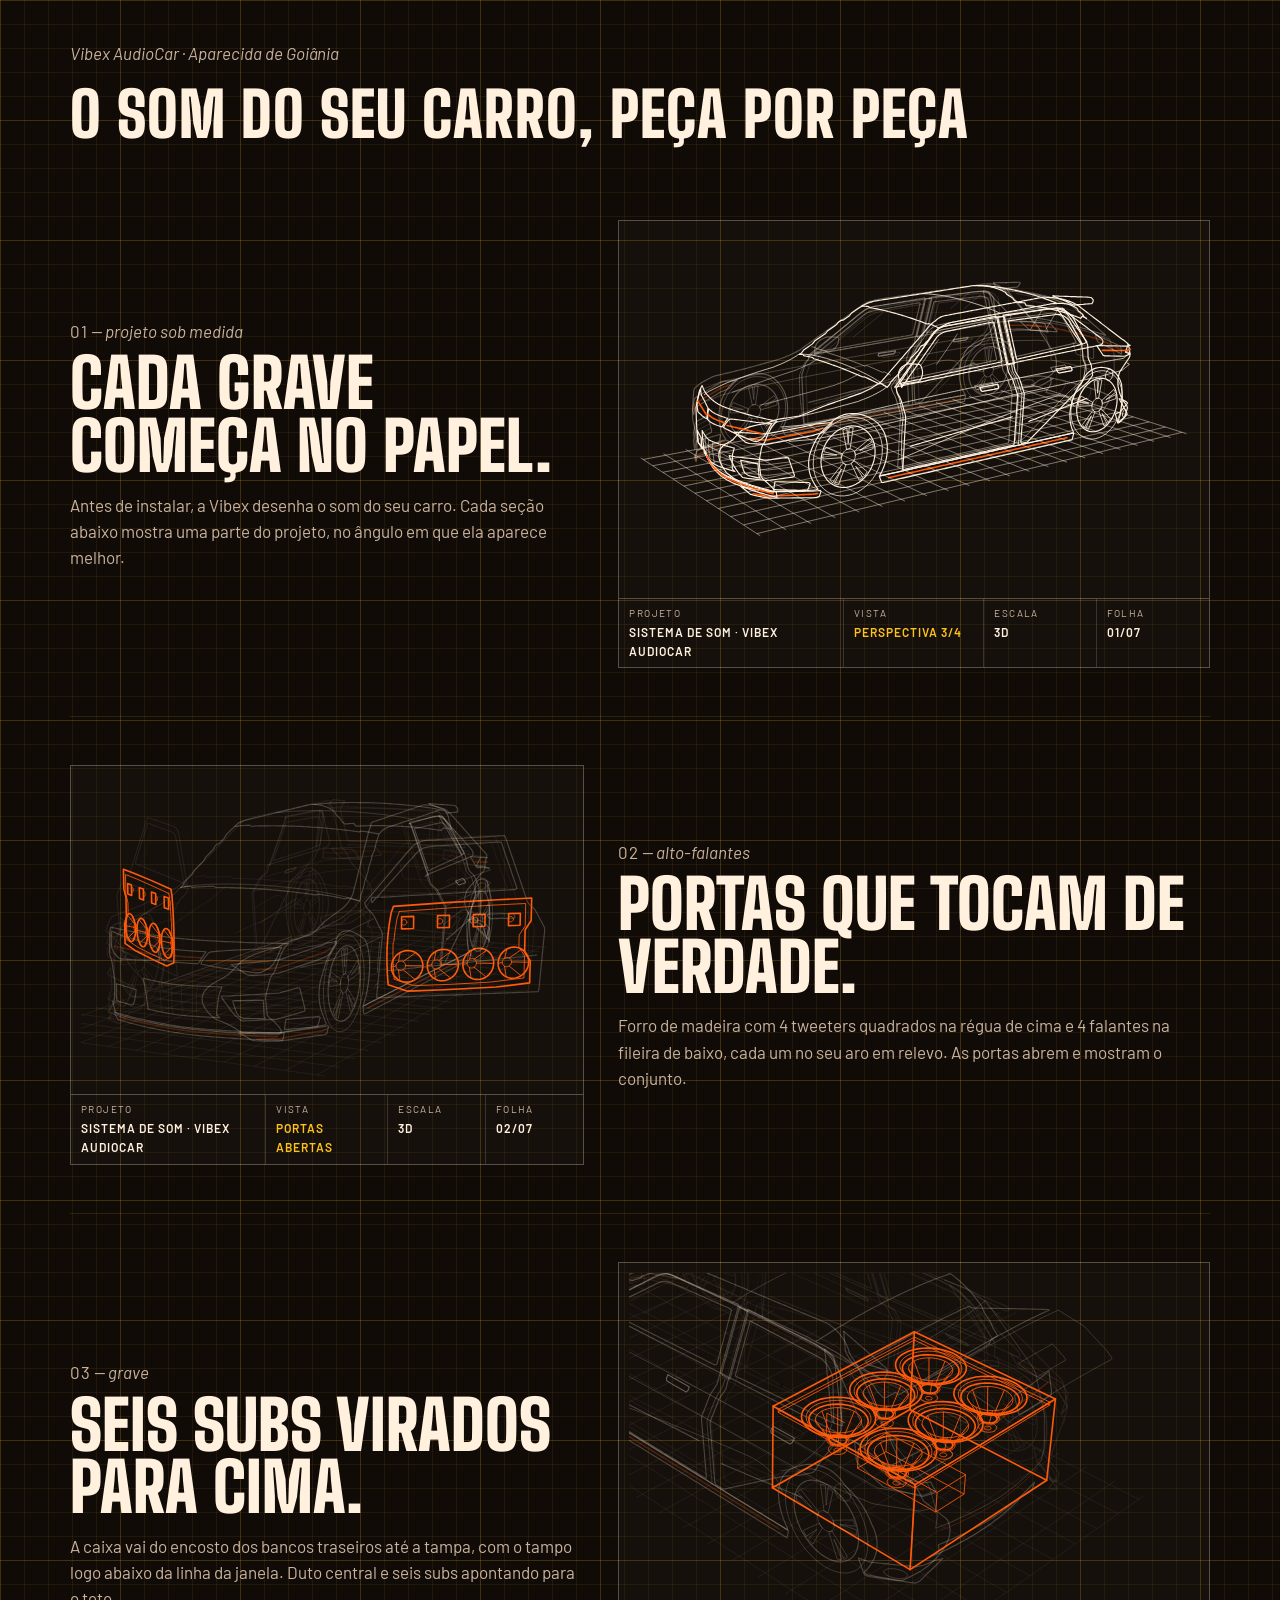
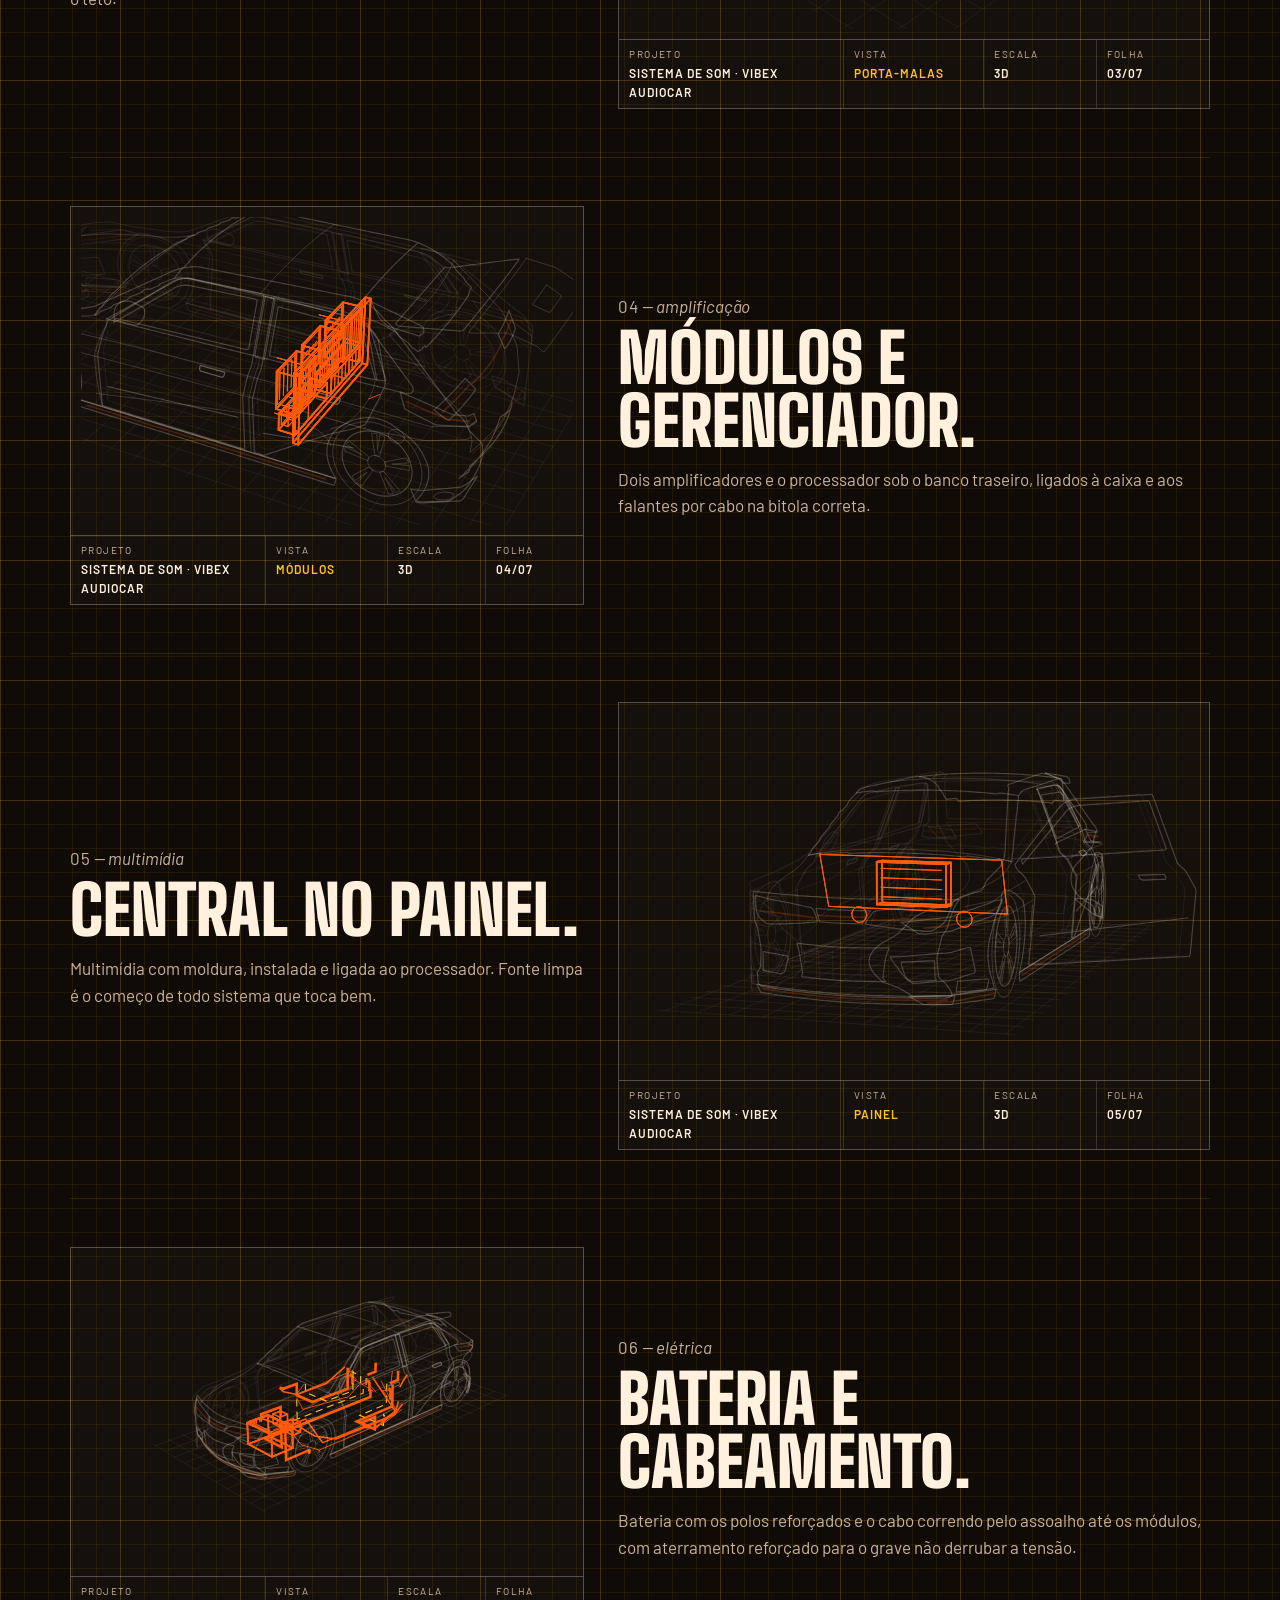
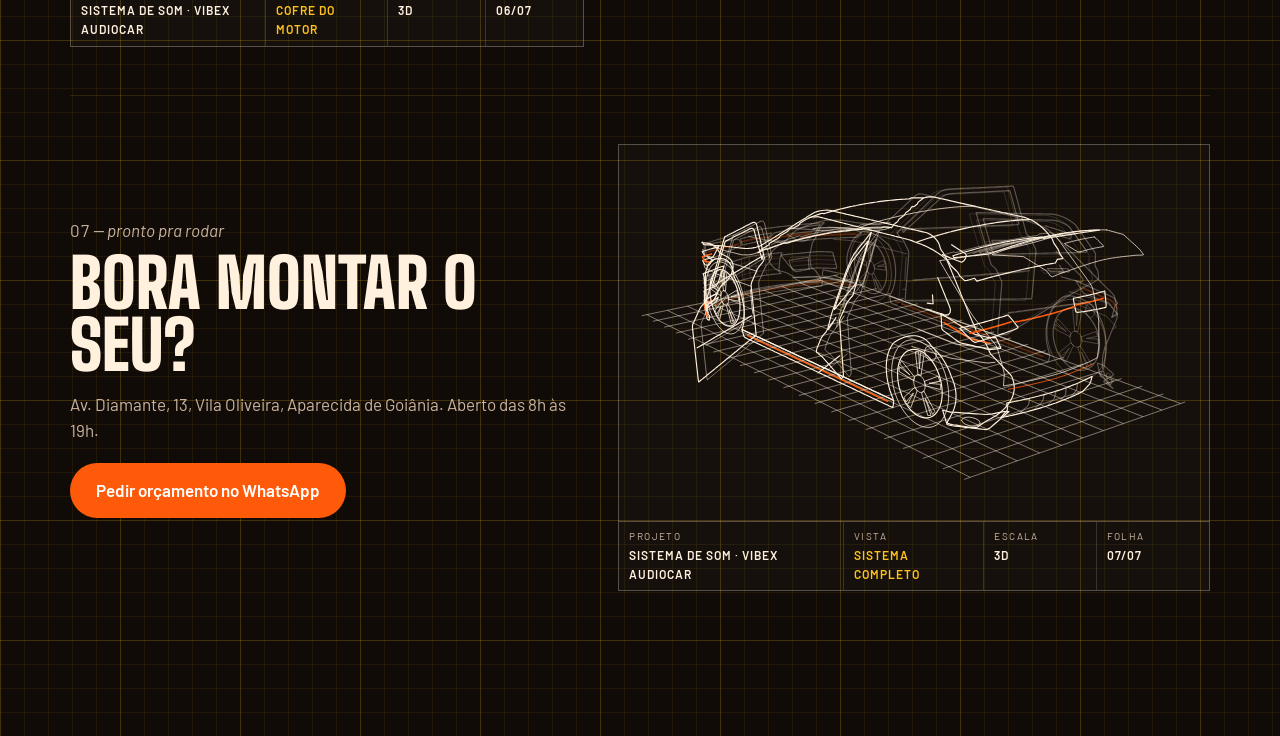
<file: primeira-versao/index.html>
<!DOCTYPE html>
<html lang="pt-BR"><head><meta charset="UTF-8">
<meta name="viewport" content="width=device-width, initial-scale=1, viewport-fit=cover">
<title>Vibex AudioCar · o som em 3D</title>
<link rel="preconnect" href="https://fonts.googleapis.com"><link rel="preconnect" href="https://fonts.gstatic.com" crossorigin>
<link href="https://fonts.googleapis.com/css2?family=Big+Shoulders+Display:wght@700;900&family=Barlow:ital,wght@0,400;0,600&display=swap" rel="stylesheet">
<style>
:root{--bg:#110B07;--grid:rgba(255,194,26,.07);--grid2:rgba(255,194,26,.14);--line:#FFF1DE;--dim:#6E5846;--org:#FF5A0A;--yel:#FFC21A;--mut:#C9B39E;--body:"Barlow",system-ui,sans-serif;
padding-top:env(safe-area-inset-top,0px);padding-bottom:env(safe-area-inset-bottom,0px);box-sizing:border-box}
@media (prefers-color-scheme: dark){:root:not([data-theme="light"]){--bg:#110B07}}
:root[data-theme="dark"]{--bg:#110B07}
*{box-sizing:border-box;margin:0;padding:0}
body{background:var(--bg);color:var(--line);font-family:var(--body);font-size:17px;line-height:1.55;overflow-x:hidden;
background-image:linear-gradient(var(--grid2) 1px,transparent 1px),linear-gradient(90deg,var(--grid2) 1px,transparent 1px),linear-gradient(var(--grid) 1px,transparent 1px),linear-gradient(90deg,var(--grid) 1px,transparent 1px);
background-size:120px 120px,120px 120px,24px 24px,24px 24px}
main{max-width:1180px;margin:0 auto;padding:0 20px 70px;counter-reset:st}
header.top{padding:40px 0 10px}
h1{font-family:"Big Shoulders Display",Impact,sans-serif;font-weight:900;font-size:clamp(34px,7vw,62px);text-transform:uppercase;letter-spacing:1px}
.sub{color:var(--mut);font-style:italic}
.step{padding:48px 0;border-bottom:1px solid rgba(255,194,26,.12)}
.step:last-child{border:0}
.plate{display:grid;grid-template-columns:1fr 1.15fr;gap:34px;align-items:center}
.plate.rev .txt{order:2}
@media(max-width:860px){.plate,.plate.rev{grid-template-columns:1fr;gap:18px}.plate.rev .txt{order:0}}
h2{font-family:"Big Shoulders Display",Impact,sans-serif;font-weight:900;text-transform:uppercase;font-size:clamp(38px,6vw,68px);line-height:.92;margin-bottom:14px}
.txt p{color:var(--mut)}
.tag{font-style:italic;color:var(--yel);margin-bottom:8px}
.tag .no{font-style:normal;color:var(--mut);letter-spacing:1px}
.btn{display:inline-block;margin-top:20px;background:var(--org);color:#fff;text-decoration:none;font-weight:600;padding:14px 26px;border-radius:40px}
.frame{border:1px solid rgba(255,241,222,.28);background:rgba(255,241,222,.02);position:relative;overflow:hidden}
.frame::before,.frame::after{content:"";position:absolute;width:12px;height:12px;border:1px solid rgba(255,241,222,.5);z-index:2}
.frame::before{top:-1px;left:-1px;border-right:0;border-bottom:0}
.frame::after{top:-1px;right:-1px;border-left:0;border-bottom:0}
.stageview{padding:10px}
.stageview svg{width:100%;height:auto;display:block;opacity:0;transform:scale(1.06);transition:opacity .6s ease,transform 1.6s cubic-bezier(.2,.7,.2,1)}
.frame.on .stageview svg{opacity:1;transform:scale(1)}
svg *{vector-effect:non-scaling-stroke}
.tb{display:grid;grid-template-columns:1.6fr 1fr .8fr .8fr;border-top:1px solid rgba(255,241,222,.28);font-size:10px;letter-spacing:1.4px;text-transform:uppercase}
.tb div{padding:7px 10px;border-right:1px solid rgba(255,241,222,.16);color:var(--mut)}
.tb div:last-child{border-right:0}
.tb b{display:block;font-size:12px;letter-spacing:1px;color:var(--line);font-weight:600;margin-top:2px}
.tb .y b{color:var(--yel)}
.s{fill:none;stroke:var(--line);stroke-width:1.15;stroke-linecap:round;stroke-linejoin:round}
.t{fill:none;stroke:var(--line);stroke-width:.75;stroke-linecap:round;opacity:.78}
.h{fill:none;stroke:var(--line);stroke-width:.45;opacity:.38}
.o{fill:none;stroke:var(--org);stroke-width:1.6;stroke-linecap:round;stroke-linejoin:round}
.oh{fill:none;stroke:var(--org);stroke-width:.85;opacity:.75;stroke-linecap:round}
.cab{fill:none;stroke:var(--org);stroke-width:2.6;stroke-linejoin:miter;stroke-linecap:square}
.cabs{fill:none;stroke:var(--yel);stroke-width:1.1;stroke-dasharray:7 5;stroke-linejoin:miter;opacity:.85}
.far{fill:none;stroke:var(--mut);stroke-width:.7;stroke-dasharray:5 5;opacity:.3}
.ring{fill:none;stroke:var(--yel);stroke-width:.5;opacity:.16}
.kit{}
@media(prefers-reduced-motion:reduce){.stageview svg{transition:none;opacity:1;transform:none}}
</style></head>
<body>
<main>
<header class="top"><p class="sub">Vibex AudioCar · Aparecida de Goiânia</p><h1>O som do seu carro, peça por peça</h1></header>

<section class="step">
 <div class="plate">
  <div class="txt">
   <p class="tag"><span class="no">01</span> — projeto sob medida</p>
   <h2>Cada grave começa no papel.</h2>
   <p>Antes de instalar, a Vibex desenha o som do seu carro. Cada seção abaixo mostra uma parte do projeto, no ângulo em que ela aparece melhor.</p>
   
  </div>
  <div class="frame corner">
   <div class="stageview" id="v-hero"></div>
   <div class="tb"><div>projeto<b>Sistema de som · Vibex AudioCar</b></div><div class="y">vista<b>PERSPECTIVA 3/4</b></div><div>escala<b>3D</b></div><div>folha<b>01/07</b></div></div>
  </div>
 </div>
</section>
<section class="step">
 <div class="plate rev">
  <div class="txt">
   <p class="tag"><span class="no">02</span> — alto-falantes</p>
   <h2>Portas que tocam de verdade.</h2>
   <p>Forro de madeira com 4 tweeters quadrados na régua de cima e 4 falantes na fileira de baixo, cada um no seu aro em relevo. As portas abrem e mostram o conjunto.</p>
   
  </div>
  <div class="frame corner">
   <div class="stageview" id="v-portas"></div>
   <div class="tb"><div>projeto<b>Sistema de som · Vibex AudioCar</b></div><div class="y">vista<b>PORTAS ABERTAS</b></div><div>escala<b>3D</b></div><div>folha<b>02/07</b></div></div>
  </div>
 </div>
</section>
<section class="step">
 <div class="plate">
  <div class="txt">
   <p class="tag"><span class="no">03</span> — grave</p>
   <h2>Seis subs virados para cima.</h2>
   <p>A caixa vai do encosto dos bancos traseiros até a tampa, com o tampo logo abaixo da linha da janela. Duto central e seis subs apontando para o teto.</p>
   
  </div>
  <div class="frame corner">
   <div class="stageview" id="v-grave"></div>
   <div class="tb"><div>projeto<b>Sistema de som · Vibex AudioCar</b></div><div class="y">vista<b>PORTA-MALAS</b></div><div>escala<b>3D</b></div><div>folha<b>03/07</b></div></div>
  </div>
 </div>
</section>
<section class="step">
 <div class="plate rev">
  <div class="txt">
   <p class="tag"><span class="no">04</span> — amplificação</p>
   <h2>Módulos e gerenciador.</h2>
   <p>Dois amplificadores e o processador sob o banco traseiro, ligados à caixa e aos falantes por cabo na bitola correta.</p>
   
  </div>
  <div class="frame corner">
   <div class="stageview" id="v-mod"></div>
   <div class="tb"><div>projeto<b>Sistema de som · Vibex AudioCar</b></div><div class="y">vista<b>MÓDULOS</b></div><div>escala<b>3D</b></div><div>folha<b>04/07</b></div></div>
  </div>
 </div>
</section>
<section class="step">
 <div class="plate">
  <div class="txt">
   <p class="tag"><span class="no">05</span> — multimídia</p>
   <h2>Central no painel.</h2>
   <p>Multimídia com moldura, instalada e ligada ao processador. Fonte limpa é o começo de todo sistema que toca bem.</p>
   
  </div>
  <div class="frame corner">
   <div class="stageview" id="v-midia"></div>
   <div class="tb"><div>projeto<b>Sistema de som · Vibex AudioCar</b></div><div class="y">vista<b>PAINEL</b></div><div>escala<b>3D</b></div><div>folha<b>05/07</b></div></div>
  </div>
 </div>
</section>
<section class="step">
 <div class="plate rev">
  <div class="txt">
   <p class="tag"><span class="no">06</span> — elétrica</p>
   <h2>Bateria e cabeamento.</h2>
   <p>Bateria com os polos reforçados e o cabo correndo pelo assoalho até os módulos, com aterramento reforçado para o grave não derrubar a tensão.</p>
   
  </div>
  <div class="frame corner">
   <div class="stageview" id="v-bat"></div>
   <div class="tb"><div>projeto<b>Sistema de som · Vibex AudioCar</b></div><div class="y">vista<b>COFRE DO MOTOR</b></div><div>escala<b>3D</b></div><div>folha<b>06/07</b></div></div>
  </div>
 </div>
</section>
<section class="step">
 <div class="plate">
  <div class="txt">
   <p class="tag"><span class="no">07</span> — pronto pra rodar</p>
   <h2>Bora montar o seu?</h2>
   <p>Av. Diamante, 13, Vila Oliveira, Aparecida de Goiânia. Aberto das 8h às 19h.</p>
   <a class="btn" href="https://wa.me/556296166397" target="_blank" rel="noopener">Pedir orçamento no WhatsApp</a>
  </div>
  <div class="frame corner">
   <div class="stageview" id="v-final"></div>
   <div class="tb"><div>projeto<b>Sistema de som · Vibex AudioCar</b></div><div class="y">vista<b>SISTEMA COMPLETO</b></div><div>escala<b>3D</b></div><div>folha<b>07/07</b></div></div>
  </div>
 </div>
</section>
</main>
<svg id="src" width="0" height="0" aria-hidden="true"><g>
 <path class="s" d="M120 336 L108 320 Q100 296 108 276 L120 250 Q132 234 158 228 L296 210 Q318 206 336 198 L440 132 Q454 122 476 120 L690 114 Q730 116 754 132 L836 196 Q858 210 864 232 L872 268 Q876 302 866 322 L850 338 L813 338 A66 66 0 1 0 707 338 L313 338 A66 66 0 1 0 207 338 Z"/>
 <path class="s" d="M356 210 L448 142 Q458 134 474 134 L682 130 Q712 130 728 142 L790 190 Q796 198 784 200 Z"/>
 <path class="h" d="M410 186 l44 -34 M440 188 l52 -40 M640 158 l34 -28 M672 162 l32 -26"/>
 <path class="s" d="M578 132 H592 V206 H578 Z M706 131 L720 133 L756 192 L742 194 Z"/>
 <path class="t" d="M358 214 Q346 272 356 336 M585 208 V336 M742 196 Q742 236 700 260"/>
 <path class="t" d="M160 240 C330 230 600 224 868 226 M170 262 C340 254 600 246 866 246"/>
 <path class="t" d="M348 318 C430 302 570 276 650 266 Q690 262 700 288"/>
 <rect class="t" x="508" y="230" width="36" height="6" rx="3"/><rect class="t" x="672" y="224" width="32" height="6" rx="3"/>
 <path class="s" d="M368 208 Q360 184 388 180 L410 184 Q416 198 402 208 Z"/>
 <path class="s" d="M114 254 L206 238 L232 240 L216 252 L124 268 Z"/><path class="o" d="M126 261 L216 246"/>
 <path class="s" d="M110 292 L168 286 L176 316 L120 322 Q112 310 110 292 Z"/>
 <path class="h" d="M116 298 L170 293 M117 306 L172 301 M119 314 L174 309"/>
 <path class="s" d="M118 336 L212 340 L208 350 L126 346 Z"/><path class="o" d="M128 344 H206"/>
 <path class="s" d="M150 322 L196 326 L192 338 L148 334 Z"/>
 <path class="s" d="M313 338 L707 338 L704 350 L318 350 Z"/><path class="o" d="M330 344 H692"/>
 <path class="s" d="M776 200 L866 212 L868 228 L786 218 Z"/><path class="o" d="M786 209 L864 219"/>
 <path class="s" d="M714 114 L788 122 Q794 126 786 132 L744 130 Z"/>
 <path class="s" d="M806 322 L872 316 L864 338 L814 340 Z"/>
 <ellipse class="t" cx="844" cy="330" rx="11" ry="6"/>
 <circle class="t" cx="784" cy="248" r="10"/>
 <use href="#lw" x="260" y="298"/><use href="#lw" x="760" y="298"/>
</g></svg>
<script>

const NS='http://www.w3.org/2000/svg';
const lerp=(t,x)=>{if(x<=t[0][0])return t[0][1];for(let i=1;i<t.length;i++)if(x<=t[i][0]){const[a,b]=t[i-1],[c,d]=t[i];return b+(d-b)*(x-a)/(c-a)}return t[t.length-1][1]};
const HY=[[110,74],[124,98],[218,134],[226,144],[250,158],[360,150]];
const HX=[[104,38],[112,68],[140,120],[200,150],[260,158],[740,158],[820,146],[864,120],[878,64]];
const XN=[[230,130],[238,122],[252,116],[270,110],[294,108],[318,110],[334,124],[350,132]];
const XT=[[114,752],[132,756],[196,836],[232,864],[268,872],[322,866],[340,850]];
const hw=(x,y)=>Math.min(lerp(HY,y),lerp(HX,x));
const cx=490, cy=236, D=2000;

const ANG={fl:0,fr:0,rl:0,rr:0,tail:0}, TGT={fl:0,fr:0,rl:0,rr:0,tail:0};
const MAX={fl:.95,fr:.95,rl:.85,rr:.85,tail:1.0};

// --- amostragem das artes 2D em polilinhas ---
const tmp=document.createElementNS(NS,'svg');document.body.appendChild(tmp);tmp.setAttribute('width',0);tmp.setAttribute('height',0);
function polys(d){const out=[];for(const sub of d.split(/(?=M)/)){if(!sub.trim())continue;const p=document.createElementNS(NS,'path');p.setAttribute('d',sub);tmp.appendChild(p);
 const L=p.getTotalLength(),n=Math.max(2,Math.ceil(L/4)),a=[];for(let i=0;i<=n;i++){const q=p.getPointAtLength(L*i/n);a.push([q.x,q.y])}p.remove();out.push(a)}return out}
function dOf(el){const T=el.tagName;
 if(T==='path')return el.getAttribute('d');
 if(T==='rect'){const x=+el.getAttribute('x'),y=+el.getAttribute('y'),w=+el.getAttribute('width'),h=+el.getAttribute('height');return `M${x} ${y} H${x+w} V${y+h} H${x} Z`}
 if(T==='ellipse'){const x=+el.getAttribute('cx'),y=+el.getAttribute('cy'),a=+el.getAttribute('rx'),b=+el.getAttribute('ry');return `M${x-a} ${y} A${a} ${b} 0 1 0 ${x+a} ${y} A${a} ${b} 0 1 0 ${x-a} ${y}`}
 if(T==='circle'){const x=+el.getAttribute('cx')||0,y=+el.getAttribute('cy')||0,r=+el.getAttribute('r');return `M${x-r} ${y} A${r} ${r} 0 1 0 ${x+r} ${y} A${r} ${r} 0 1 0 ${x-r} ${y}`}}

const model=[];// {cls, pts:[[X,Y,Z]...]}
const src=document.querySelector('#src > g');
let bodyPts=null;
for(const el of src.children){
 if(el.tagName==='use')continue;
 const cls=el.getAttribute('class')||'t';
 for(const poly of polys(dOf(el))){

  if(el===src.children[0]&&!bodyPts){bodyPts=poly;
   for(const sgn of [1,-1])model.push({cls,face:sgn,pts:poly.map(([x,y])=>[x,y,sgn*hw(x,y)])});
   continue;}
  // divide a linha nos trechos de cada porta, para o traço sumir junto com ela
  const reg=([x,y])=> (y<334 && x>352 && x<584)?'f' : (y<334 && x>=584 && x<748)?'r' : '';
  let run=[poly[0]],cur=reg(poly[0]);const runs=[];
  for(let i=1;i<poly.length;i++){const r=reg(poly[i]);
   if(r===cur){run.push(poly[i])}else{run.push(poly[i]);runs.push([cur,run]);run=[poly[i]];cur=r}}
  runs.push([cur,run]);
  for(const [r,pts] of runs){if(pts.length<2)continue;
   for(const sgn of [1,-1]){const keys=r==='f'?[sgn>0?'fl':'fr']:r==='r'?[sgn>0?'rl':'rr']:null;
    model.push({cls,face:sgn,hide:keys,pts:pts.map(([x,y])=>[x,y,sgn*hw(x,y)])});}}
 }
}
// faces dianteira e traseira
const FACE_F='M-154 232 H154 L148 336 Q148 342 138 342 L-138 342 Q-148 342 -148 336 Z|s;M-150 236 L-64 244 L-56 258 L-140 266 Q-152 256 -150 236 Z|s;M150 236 L64 244 L56 258 L140 266 Q152 256 150 236 Z|s;M-142 252 L-66 254|o;M142 252 L66 254|o;M-58 244 H58 L52 258 H-52 Z|s;M-54 251 H54|o;M-102 284 H102 L90 322 H-90 Z|s;M-96 294 H96 M-93 304 H93 M-90 314 H90 M-60 284 L-54 322 M-20 284 L-18 322 M20 284 L18 322 M60 284 L54 322|h;M-148 298 L-116 300 L-120 322 L-146 320 Z|s;M148 298 L116 300 L120 322 L146 320 Z|s;M-150 340 H150 L144 350 H-144 Z|s;M-140 345 H140|o';
const FACE_R='M-118 198 H118 L110 278 H-110 Z|t|T;M-84 128 H84 L112 192 H-112 Z|s|T;M-70 136 H70 M-76 148 H76 M-82 160 H82 M-88 172 H88|h|T;M-36 234 H36 V256 H-36 Z|t|T;M-150 206 L-70 200 L-66 216 L-146 224 Z|s;M150 206 L70 200 L66 216 L146 224 Z|s;M-142 213 L-72 208|o;M142 213 L72 208|o;M-66 209 H66|o;M-104 312 H104 L94 338 H-94 Z|s;M-60 312 V338 M-30 312 V338 M0 312 V338 M30 312 V338 M60 312 V338|h';
function face(list,front){
 for(const item of list.split(';')){const [d,cls,tag]=item.split('|');
  for(const poly of polys(d)) model.push({cls,face:front?2:-2,door:(!front&&tag==='T')?'tail':null,pts:poly.map(([u,y])=>{
   const X=front? lerp(XN,y)+30*(u/158)**2 : lerp(XT,y)-22*(u/158)**2;
   const tp=Math.min(1,lerp(HX,X)/158);
   return [X,y,(front?-u:u)*tp];})});
 }
}
face(FACE_F,true);face(FACE_R,false);
// contorno do vão do porta-malas (aparece quando a tampa sobe)
for(const poly of polys('M-110 136 H110 L122 198 L114 286 H-114 L-122 198 Z'))
 model.push({cls:'t',show:'tail',pts:poly.map(([u,y])=>{
  const X=lerp(XT,y)-22*(u/158)**2, tp=Math.min(1,lerp(HX,X)/158);
  return [X,y,u*tp];})});
for(const poly of polys('M-104 292 H104'))
 model.push({cls:'oh',show:'tail',pts:poly.map(([u,y])=>{
  const X=lerp(XT,y)-22*(u/158)**2, tp=Math.min(1,lerp(HX,X)/158);
  return [X,y,u*tp];})});

// perfis superior/inferior e seções transversais
const TOP={},BOT={};
for(const [x,y] of bodyPts){const k=Math.round(x/4)*4;TOP[k]=Math.min(TOP[k]??1e9,y);BOT[k]=Math.max(BOT[k]??-1e9,y)}
const keys=Object.keys(TOP).map(Number).sort((a,b)=>a-b);
model.push({cls:'ring',pts:keys.map(x=>[x,TOP[x],0])});
model.push({cls:'ring',pts:keys.map(x=>[x,(TOP[x]+BOT[x])/2,0])});
for(const x of [150,240,330,420,510,600,690,780,850]){
 const k=keys.reduce((a,b)=>Math.abs(b-x)<Math.abs(a-x)?b:a);
 const yt=TOP[k],yb=BOT[k],ry=(yb-yt)/2,cyy=(yt+yb)/2,a=[];
 for(let i=0;i<=40;i++){const th=i/40*Math.PI*2,y=cyy+ry*Math.sin(th),z=hw(k,y)*Math.cos(th);a.push([k,y,z])}
 model.push({cls:'ring',pts:a});
}

// --- face superior: capô, para-brisa, teto, vidro traseiro ---
const TOPF='M150 -104 Q210 -132 340 -134 L340 134 Q210 132 150 104|t;M340 -134 Q322 0 340 134|s;M340 -134 L452 -112 Q442 0 452 112 L340 134|s;M452 -112 L700 -108 L700 108 L452 112|s;M700 -108 L784 -92 Q796 0 784 92 L700 108|s;M170 -46 Q260 -60 336 -62 M170 46 Q260 60 336 62|h;M576 -110 V110|t;M470 -118 V-108 M470 118 V108|h;M356 -120 Q340 0 356 120|h;M744 -100 Q754 0 744 100|h';
function topFace(){const crown=24;
 for(const item of TOPF.split(';')){const [d,cls]=item.split('|');
  for(const poly of polys(d)) model.push({cls,pts:poly.map(([x,z])=>{
   const k=keys.reduce((a,b)=>Math.abs(b-x)<Math.abs(a-x)?b:a);
   const w=Math.max(20,lerp(HX,k)), f=Math.min(1,Math.abs(z)/w);
   return [x, TOP[k]+ (1-Math.sqrt(Math.max(0,1-f*f)))*crown, z];})});
 }}
topFace();


// ================= PORTAS E TAMPA TRASEIRA (3D, com dobradiça) =================
const DOORS={fl:{h:356,z:1},fr:{h:356,z:-1},rl:{h:590,z:1},rr:{h:590,z:-1}};
const PLATE_F='M358 212 L446 142 Q458 134 474 134 L576 130 L576 336 L356 336 Z;M368 212 L452 148 Q462 142 476 142 L568 138 L568 200 L368 206 Z;M508 230 h36 v6 h-36 Z;M368 300 L568 286';
const PLATE_R='M590 130 L706 131 Q722 133 736 148 L756 196 L744 242 L700 268 L604 336 L590 336 Z;M598 140 L704 141 Q716 142 726 152 L744 194 L598 200 Z;M672 224 h32 v6 h-32 Z;M604 300 L730 280';
function plate(d,key){const {h,z}=DOORS[key];
 for(const item of d.split(';')) for(const poly of polys(item)){
  model.push({cls:'s',door:key,face:z,pts:poly.map(([x,y])=>[x,y,z*hw(x,y)])});
  model.push({cls:'h',door:key,face:z,pts:poly.map(([x,y])=>[x,y,z*(hw(x,y)-14)])}); // espessura
 }}
plate(PLATE_F,'fl');plate(PLATE_F,'fr');plate(PLATE_R,'rl');plate(PLATE_R,'rr');

// ================= PROJETO 1.0 · SISTEMA DE SOM EM 3D =================
let DOOR_KEY=null;
const L=(a,b,c)=>[a,b,c];
function box(x0,x1,y0,y1,z0,z1,cls,layer){
 const c=[[x0,y0,z0],[x1,y0,z0],[x1,y1,z0],[x0,y1,z0]],d=[[x0,y0,z1],[x1,y0,z1],[x1,y1,z1],[x0,y1,z1]];
 model.push({cls,layer,door:DOOR_KEY,pts:[...c,c[0]]});model.push({cls,layer,door:DOOR_KEY,pts:[...d,d[0]]});
 for(let i=0;i<4;i++)model.push({cls,layer,door:DOOR_KEY,pts:[c[i],d[i]]});
}
// disco em plano: pl 'xz' (virado pra cima), 'yz' (virado pra frente), 'xy' (virado pro lado)
function disc(cxx,cyy,czz,r,pl,cls,layer,n=40){
 const a=[];for(let i=0;i<=n;i++){const t=i/n*Math.PI*2,u=r*Math.cos(t),v=r*Math.sin(t);
  a.push(pl==='xz'?[cxx+u,cyy,czz+v]:pl==='xy'?[cxx+u,cyy+v,czz]:[cxx,cyy+v,czz+u]);}
 model.push({cls,layer,door:DOOR_KEY,pts:a});
}
function speaker(cxx,cyy,czz,r,pl,layer,depth){ // cone com profundidade
 const off=(p,k)=>pl==='xz'?[cxx,cyy+k,czz]:pl==='xy'?[cxx,cyy,czz+k]:[cxx+k,cyy,czz];
 disc(cxx,cyy,czz,r,pl,'o',layer); disc(cxx,cyy,czz,r*.78,pl,'oh',layer);
 const c2=off(0,depth); disc(c2[0],c2[1],c2[2],r*.30,pl,'o',layer);
 const c3=off(0,depth*1.5); disc(c3[0],c3[1],c3[2],r*.12,pl,'oh',layer);
 for(let i=0;i<8;i++){const t=i/8*Math.PI*2,u=Math.cos(t),v=Math.sin(t);
  const p1=pl==='xz'?[cxx+u*r*.78,cyy,czz+v*r*.78]:pl==='xy'?[cxx+u*r*.78,cyy+v*r*.78,czz]:[cxx,cyy+v*r*.78,czz+u*r*.78];
  const p2=pl==='xz'?[cxx+u*r*.3,cyy+depth,czz+v*r*.3]:pl==='xy'?[cxx+u*r*.3,cyy+v*r*.3,czz+depth]:[cxx+depth,cyy+v*r*.3,czz+u*r*.3];
  model.push({cls:'oh',layer,door:DOOR_KEY,pts:[p1,p2]});}
}
function wire(pts,cls,layer){model.push({cls,layer,pts,door:DOOR_KEY})}

/* --- GRAVE · 6 subs virados para cima, tampo logo abaixo da janela --- */
box(646,850,222,330,-116,116,'o','grave');            // caixa em MDF
box(650,846,226,230,-112,112,'oh','grave');           // tampo
[[706,-76],[706,0],[706,76],[792,-76],[792,0],[792,76]].forEach(([x,z])=>{
 disc(x,226,z,40,'xz','o','grave');                   // recorte no tampo
 disc(x,227,z,35,'xz','oh','grave');
 speaker(x,230,z,32,'xz','grave',26);                 // sub
 disc(x,256,z,12,'xz','oh','grave');                  // ímã
 disc(x,268,z,10,'xz','oh','grave');
});
box(690,806,300,326,-24,24,'oh','grave');             // duto
wire([[646,296,0],[618,296,0],[618,330,0]],'oh','grave');   // saída atrás do banco
wire([[646,234,-116],[646,330,-116]],'oh','grave');
wire([[850,234,116],[850,330,116]],'oh','grave');

// tweeter quadrado, com relevo
function tweetSq(x,y,z,a,sg,lift){
 const sq=k=>[[x-k,y-k,z],[x+k,y-k,z],[x+k,y+k,z],[x-k,y+k,z],[x-k,y-k,z]];
 model.push({cls:'o',layer:'portas',door:DOOR_KEY,pts:sq(a)});
 disc(x,y,z-sg*5,a*.45,'xy','oh','portas');
}
// madeiramento com o falante detalhado
function baffle(x,y,z,r,sg,lift){
 disc(x,y,z,r,'xy','o','portas');                      // aro do falante
 disc(x,y,z-sg*9,r*.3,'xy','oh','portas');             // calota
 for(let i=0;i<6;i++){const t=i/6*Math.PI*2,u=Math.cos(t),v=Math.sin(t);
  model.push({cls:'oh',layer:'portas',door:DOOR_KEY,pts:[[x+u*r*.94,y+v*r*.94,z],[x+u*r*.3,y+v*r*.3,z-sg*9]]});}
}
[150,-150].forEach(z=>{const sg=Math.sign(z),F=sg>0?'fl':'fr',R=sg>0?'rl':'rr';
 /* --- porta dianteira: 4 tweeters quadrados + 1 falante por porta --- */
 DOOR_KEY=F;
 // contorno do madeiramento (forro recortado)
 const forro=(pts,cls,zz)=>model.push({cls,layer:'portas',door:DOOR_KEY,pts:pts.map(([x,y])=>[x,y,zz])});
 // forro tirado do próprio molde da porta (borda dianteira curva + coluna + soleira)
 const shapeF=[[380,216],[450,213],[520,211],[566,210],[566,240],[558,252],[558,282],[566,294],[566,324],[520,328],[450,329],[400,329],[373.9,319.6],[372.5,303.4],[371.9,287.3],[372.0,271.5],[372.9,255.8],[374.5,240.4],[376.9,225.1],[380,216]];
 forro(shapeF,'o',sg*149);
 forro([[388,223],[458,220],[512,218],[558,217],[558,247],[550,259],[550,275],[558,287],[558,317],[512,321],[458,322],[408,322],[381.9,312.6],[380.5,296.4],[379.9,280.3],[380.0,264.5],[380.9,262.8],[382.5,247.4],[384.9,232.1],[388,223]],'oh',sg*149);
 [400,448,496,544].forEach(x=>{ tweetSq(x,238,sg*148,8,sg,5); });   // régua de tweeters
 [400,448,496,544].forEach(x=>{ baffle(x,296,sg*148,21,sg,10); });  // fileira de falantes   // tweeter na coluna
 /* --- portas traseiras: sem som --- */
 DOOR_KEY=null;});

/* --- MÓDULOS · painel vertical à frente da caixa de grave --- */
// helpers de módulo (caixa com aletas, frente com bornes e leds)
function fins(x,y0,y1,z0,z1,n){for(let i=1;i<n;i++){const z=z0+(z1-z0)*i/n;
 wire([[x,y0+3,z],[x,y1-3,z]],'oh','modulos');}}
function modulo(xf,xb,y0,y1,z0,z1,tipo){
 box(xf,xb,y0,y1,z0,z1,'o','modulos');
 fins(xb,y0,y1,z0,z1,8);                                    // aletas no topo do corpo
 wire([[xf,y0+4,z0+4],[xf,y0+4,z1-4],[xf,y1-4,z1-4],[xf,y1-4,z0+4],[xf,y0+4,z0+4]],'oh','modulos'); // painel frontal
 if(tipo==='amp'){
  [0.18,0.34,0.5,0.66,0.82].forEach(f=>{const z=z0+(z1-z0)*f;
   disc(xf-1,(y0+y1)/2-6,z,3.2,'yz','oh','modulos');});     // potenciômetros
  [0.12,0.28].forEach(f=>{const z=z0+(z1-z0)*f;
   wire([[xf-1,y1-9,z],[xf-1,y1-9,z+7]],'oh','modulos');});  // bornes de alimentação
  disc(xf-1,y0+8,z1-8,2,'yz','o','modulos');                 // led
 }
 if(tipo==='fonte'){
  for(let i=0;i<4;i++){const z=z0+(z1-z0)*(0.2+i*0.2);
   wire([[xf-1,y0+8,z],[xf-1,y1-8,z]],'oh','modulos');}      // régua de saída
  disc(xf-1,y0+8,z0+8,2.4,'o','modulos');
 }
 if(tipo==='dsp'){
  wire([[xf-1,y0+5,z0+8],[xf-1,y0+5,z1-8],[xf-1,y1-5,z1-8],[xf-1,y1-5,z0+8],[xf-1,y0+5,z0+8]],'oh','modulos'); // visor
  [0.3,0.5,0.7].forEach(f=>disc(xf-1,y1-6,z0+(z1-z0)*f,2.4,'yz','oh','modulos'));
 }
}
// prancha de fixação (paralela à caixa de grave)
box(626,634,226,334,-112,112,'o','modulos');
wire([[625,232,-106],[625,232,106],[625,328,106],[625,328,-106],[625,232,-106]],'oh','modulos');  // moldura
[[236,-102],[236,102],[324,102],[324,-102]].forEach(([y,z])=>disc(624,y,z,3.5,'yz','oh','modulos')); // parafusos
[-112,112].forEach(z=>wire([[626,226,z],[626,334,z]],'oh','modulos'));
[ -68,-8,64 ].forEach(z=>wire([[625,232,z],[625,328,z]],'oh','modulos'));   // montantes
// dois amplificadores + fonte, lado a lado na vertical
modulo(596,624,238,296,-104,-46,'amp');
modulo(596,624,238,296,-30,28,'amp');
modulo(596,624,238,296,44,102,'fonte');
// gerenciador de áudio e barramento na faixa de baixo
modulo(600,624,302,328,-104,-10,'dsp');
box(600,624,302,328,4,102,'o','modulos');                    // barramento
[20,42,64,86].forEach(z=>{ box(600,610,306,324,z-8,z+8,'oh','modulos');
 wire([[600,315,z],[586,315,z]],'oh','modulos'); });          // porta-fusíveis e saídas
wire([[596,268,-104],[560,268,-104]],'oh','modulos');
wire([[596,268,28],[560,268,28]],'oh','modulos');
wire([[632,290,0],[646,290,0]],'oh','modulos');               // ligação com a caixa

/* --- MULTIMÍDIA · central no painel --- */
box(352,372,214,268,-46,46,'o','midia');
for(let i=0;i<4;i++)wire([[352,222+i*12,-40],[352,222+i*12,40]],'oh','midia');
wire([[344,206,-120],[344,206,120],[372,276,120],[372,276,-120],[344,206,-120]],'oh','midia');
disc(352,282,-70,10,'yz','oh','midia'); disc(352,282,70,10,'yz','oh','midia');

/* --- BATERIA e cabeamento · trajeto retangular pelo assoalho --- */
box(168,226,248,300,44,126,'o','bateria');                       // bateria
box(172,222,244,248,48,122,'oh','bateria');                      // tampa
wire([[182,248,58],[182,240,58],[196,240,58],[196,248,58]],'o','bateria');     // polo +
wire([[206,248,112],[206,240,112],[218,240,112],[218,248,112]],'o','bateria'); // polo -
box(240,262,250,274,44,68,'o','bateria');                        // porta-fusível principal
// positivo: bateria -> fusível -> assoalho -> centro -> barramento
wire([[196,240,58],[196,232,58],[251,232,58],[251,250,58]],'cab','bateria');
wire([[251,274,58],[251,332,58],[251,332,0],[600,332,0],[600,316,0]],'cab','bateria');
// negativo: bateria -> parafuso de terra no assoalho
wire([[218,240,112],[218,332,112],[286,332,112]],'cab','bateria');
wire([[286,332,112],[286,338,112]],'cab','bateria');
// barramento -> módulos (na prancha, em ângulo reto)
wire([[604,316,-70],[604,300,-70],[600,292,-70]],'cab','bateria');
wire([[604,316,-8],[604,296,-8],[600,290,-8]],'cab','bateria');
wire([[604,316,66],[604,296,66],[600,290,66]],'cab','bateria');
// gerenciador -> amplificadores (sinal)
wire([[604,306,-40],[604,286,-40],[600,282,-70]],'cabs','bateria');
wire([[604,306,-20],[604,284,-20],[600,282,-8]],'cabs','bateria');
// amplificadores -> portas, descendo ao assoalho e correndo reto
wire([[596,276,-80],[596,332,-80],[470,332,-80],[470,332,-140],[470,300,-140],[424,300,-140],[424,300,-148]],'cab','bateria');
wire([[596,276,-60],[596,332,-60],[500,332,-60],[500,332,-140],[500,304,-140],[496,304,-148]],'cabs','bateria');
wire([[596,276,80],[596,332,80],[470,332,80],[470,332,140],[470,300,140],[424,300,140],[424,300,148]],'cab','bateria');
wire([[596,276,60],[596,332,60],[500,332,60],[500,332,140],[500,304,140],[496,304,148]],'cabs','bateria');
// módulos -> caixa de grave
wire([[634,290,40],[660,290,40],[660,268,40]],'cab','bateria');
wire([[634,290,-40],[660,290,-40],[660,268,-40]],'cab','bateria');
// multimídia -> gerenciador (sinal pelo assoalho, no centro)
wire([[366,274,-20],[366,332,-20],[366,332,-30],[604,332,-30],[604,312,-30]],'cabs','bateria');

// tweeter quadrado, com relevo
// madeiramento com o falante detalhado


/* --- MÓDULOS · painel vertical à frente da caixa de grave --- */
// helpers de módulo (caixa com aletas, frente com bornes e leds)
function fins(x,y0,y1,z0,z1,n){for(let i=1;i<n;i++){const z=z0+(z1-z0)*i/n;
 wire([[x,y0+3,z],[x,y1-3,z]],'oh','modulos');}}
function modulo(xf,xb,y0,y1,z0,z1,tipo){
 box(xf,xb,y0,y1,z0,z1,'o','modulos');
 fins(xb,y0,y1,z0,z1,8);                                    // aletas no topo do corpo
 wire([[xf,y0+4,z0+4],[xf,y0+4,z1-4],[xf,y1-4,z1-4],[xf,y1-4,z0+4],[xf,y0+4,z0+4]],'oh','modulos'); // painel frontal
 if(tipo==='amp'){
  [0.18,0.34,0.5,0.66,0.82].forEach(f=>{const z=z0+(z1-z0)*f;
   disc(xf-1,(y0+y1)/2-6,z,3.2,'yz','oh','modulos');});     // potenciômetros
  [0.12,0.28].forEach(f=>{const z=z0+(z1-z0)*f;
   wire([[xf-1,y1-9,z],[xf-1,y1-9,z+7]],'oh','modulos');});  // bornes de alimentação
  disc(xf-1,y0+8,z1-8,2,'yz','o','modulos');                 // led
 }
 if(tipo==='fonte'){
  for(let i=0;i<4;i++){const z=z0+(z1-z0)*(0.2+i*0.2);
   wire([[xf-1,y0+8,z],[xf-1,y1-8,z]],'oh','modulos');}      // régua de saída
  disc(xf-1,y0+8,z0+8,2.4,'o','modulos');
 }
 if(tipo==='dsp'){
  wire([[xf-1,y0+5,z0+8],[xf-1,y0+5,z1-8],[xf-1,y1-5,z1-8],[xf-1,y1-5,z0+8],[xf-1,y0+5,z0+8]],'oh','modulos'); // visor
  [0.3,0.5,0.7].forEach(f=>disc(xf-1,y1-6,z0+(z1-z0)*f,2.4,'yz','oh','modulos'));
 }
}
// prancha de fixação (paralela à caixa de grave)
box(626,634,226,334,-112,112,'o','modulos');
wire([[625,232,-106],[625,232,106],[625,328,106],[625,328,-106],[625,232,-106]],'oh','modulos');  // moldura
[[236,-102],[236,102],[324,102],[324,-102]].forEach(([y,z])=>disc(624,y,z,3.5,'yz','oh','modulos')); // parafusos
[-112,112].forEach(z=>wire([[626,226,z],[626,334,z]],'oh','modulos'));
[ -68,-8,64 ].forEach(z=>wire([[625,232,z],[625,328,z]],'oh','modulos'));   // montantes
// dois amplificadores + fonte, lado a lado na vertical
modulo(596,624,238,296,-104,-46,'amp');
modulo(596,624,238,296,-30,28,'amp');
modulo(596,624,238,296,44,102,'fonte');
// gerenciador de áudio e barramento na faixa de baixo
modulo(600,624,302,328,-104,-10,'dsp');
box(600,624,302,328,4,102,'o','modulos');                    // barramento
[20,42,64,86].forEach(z=>{ box(600,610,306,324,z-8,z+8,'oh','modulos');
 wire([[600,315,z],[586,315,z]],'oh','modulos'); });          // porta-fusíveis e saídas
wire([[596,268,-104],[560,268,-104]],'oh','modulos');
wire([[596,268,28],[560,268,28]],'oh','modulos');
wire([[632,290,0],[646,290,0]],'oh','modulos');               // ligação com a caixa

/* --- MULTIMÍDIA · central no painel --- */
box(352,372,214,268,-46,46,'o','midia');
for(let i=0;i<4;i++)wire([[352,222+i*12,-40],[352,222+i*12,40]],'oh','midia');
wire([[344,206,-120],[344,206,120],[372,276,120],[372,276,-120],[344,206,-120]],'oh','midia');
disc(352,282,-70,10,'yz','oh','midia'); disc(352,282,70,10,'yz','oh','midia');

/* --- BATERIA e cabeamento · bateria > fusível > barramento > módulos > falantes --- */
box(168,226,248,300,44,126,'o','bateria');                       // bateria
box(172,222,244,248,48,122,'oh','bateria');                      // tampa
wire([[182,248,58],[182,240,58],[196,240,58],[196,248,58]],'o','bateria');    // polo +
wire([[208,248,112],[208,242,112],[218,242,112],[218,248,112]],'oh','bateria');// polo -
box(236,258,252,276,92,116,'o','bateria');                       // porta-fusível principal
wire([[196,242,58],[214,250,92],[236,262,104]],'o','bateria');   // bateria -> fusível
// tronco positivo até o painel de módulos
wire([[258,264,104],[300,300,118],[360,326,122],[520,330,122],[576,326,112],[600,316,96]],'o','bateria');
// negativo / aterramento no assoalho
wire([[218,246,112],[250,300,126],[300,330,130],[520,332,130],[590,326,118]],'oh','bateria');
wire([[300,330,130],[300,336,130]],'oh','bateria');              // parafuso de terra
// barramento -> cada módulo
wire([[600,312,60],[598,300,44],[596,292,70]],'oh','bateria');   // fonte
wire([[600,312,20],[598,296,-6],[596,290,-8]],'oh','bateria');   // amp 2
wire([[600,312,8],[598,300,-60],[596,290,-76]],'oh','bateria');  // amp 1
// gerenciador -> amplificadores (sinal)
wire([[600,306,-60],[598,298,-50],[596,282,-76]],'oh','bateria');
wire([[600,306,-30],[598,296,-16],[596,282,-8]],'oh','bateria');
// amplificadores -> alto-falantes das portas
wire([[596,274,-92],[560,320,-124],[470,330,-140],[430,312,-146],[420,300,-148]],'o','bateria');
wire([[596,274,-60],[560,318,-128],[470,330,-142],[500,312,-146]],'oh','bateria');
wire([[596,274,12],[560,320,124],[470,330,140],[430,312,146],[420,300,148]],'o','bateria');
wire([[596,274,40],[560,318,128],[470,330,142],[500,312,146]],'oh','bateria');
// fonte/amplificador -> caixa de grave
wire([[624,286,80],[646,280,70],[660,268,70]],'o','bateria');
wire([[624,292,50],[646,286,30],[660,272,20]],'oh','bateria');
// multimídia -> gerenciador (sinal, pelo assoalho)
wire([[366,270,-20],[420,330,-60],[560,332,-40],[598,310,-40]],'oh','bateria');

// tweeter quadrado, com relevo
// madeiramento com o falante detalhado


/* --- MÓDULOS · painel vertical à frente da caixa de grave --- */
// helpers de módulo (caixa com aletas, frente com bornes e leds)
function fins(x,y0,y1,z0,z1,n){for(let i=1;i<n;i++){const z=z0+(z1-z0)*i/n;
 wire([[x,y0+3,z],[x,y1-3,z]],'oh','modulos');}}
function modulo(xf,xb,y0,y1,z0,z1,tipo){
 box(xf,xb,y0,y1,z0,z1,'o','modulos');
 fins(xb,y0,y1,z0,z1,8);                                    // aletas no topo do corpo
 wire([[xf,y0+4,z0+4],[xf,y0+4,z1-4],[xf,y1-4,z1-4],[xf,y1-4,z0+4],[xf,y0+4,z0+4]],'oh','modulos'); // painel frontal
 if(tipo==='amp'){
  [0.18,0.34,0.5,0.66,0.82].forEach(f=>{const z=z0+(z1-z0)*f;
   disc(xf-1,(y0+y1)/2-6,z,3.2,'yz','oh','modulos');});     // potenciômetros
  [0.12,0.28].forEach(f=>{const z=z0+(z1-z0)*f;
   wire([[xf-1,y1-9,z],[xf-1,y1-9,z+7]],'oh','modulos');});  // bornes de alimentação
  disc(xf-1,y0+8,z1-8,2,'yz','o','modulos');                 // led
 }
 if(tipo==='fonte'){
  for(let i=0;i<4;i++){const z=z0+(z1-z0)*(0.2+i*0.2);
   wire([[xf-1,y0+8,z],[xf-1,y1-8,z]],'oh','modulos');}      // régua de saída
  disc(xf-1,y0+8,z0+8,2.4,'o','modulos');
 }
 if(tipo==='dsp'){
  wire([[xf-1,y0+5,z0+8],[xf-1,y0+5,z1-8],[xf-1,y1-5,z1-8],[xf-1,y1-5,z0+8],[xf-1,y0+5,z0+8]],'oh','modulos'); // visor
  [0.3,0.5,0.7].forEach(f=>disc(xf-1,y1-6,z0+(z1-z0)*f,2.4,'yz','oh','modulos'));
 }
}
// prancha de fixação (paralela à caixa de grave)
box(626,634,226,334,-112,112,'o','modulos');
wire([[625,232,-106],[625,232,106],[625,328,106],[625,328,-106],[625,232,-106]],'oh','modulos');  // moldura
[[236,-102],[236,102],[324,102],[324,-102]].forEach(([y,z])=>disc(624,y,z,3.5,'yz','oh','modulos')); // parafusos
[-112,112].forEach(z=>wire([[626,226,z],[626,334,z]],'oh','modulos'));
[ -68,-8,64 ].forEach(z=>wire([[625,232,z],[625,328,z]],'oh','modulos'));   // montantes
// dois amplificadores + fonte, lado a lado na vertical
modulo(596,624,238,296,-104,-46,'amp');
modulo(596,624,238,296,-30,28,'amp');
modulo(596,624,238,296,44,102,'fonte');
// gerenciador de áudio e barramento na faixa de baixo
modulo(600,624,302,328,-104,-10,'dsp');
box(600,624,302,328,4,102,'o','modulos');                    // barramento
[20,42,64,86].forEach(z=>{ box(600,610,306,324,z-8,z+8,'oh','modulos');
 wire([[600,315,z],[586,315,z]],'oh','modulos'); });          // porta-fusíveis e saídas
wire([[596,268,-104],[560,268,-104]],'oh','modulos');
wire([[596,268,28],[560,268,28]],'oh','modulos');
wire([[632,290,0],[646,290,0]],'oh','modulos');               // ligação com a caixa

/* --- MULTIMÍDIA · central no painel --- */
box(352,372,214,268,-46,46,'o','midia');
for(let i=0;i<4;i++)wire([[352,222+i*12,-40],[352,222+i*12,40]],'oh','midia');
wire([[344,206,-120],[344,206,120],[372,276,120],[372,276,-120],[344,206,-120]],'oh','midia');
disc(352,282,-70,10,'yz','oh','midia'); disc(352,282,70,10,'yz','oh','midia');

/* --- BATERIA e cabos --- */
box(168,226,248,300,44,126,'o','bateria');
wire([[176,248,58],[176,240,58],[192,240,58],[192,248,58]],'o','bateria');
wire([[210,248,112],[210,240,112],[220,240,112],[220,248,112]],'oh','bateria');
wire([[226,268,86],[300,268,86],[320,322,120],[560,330,120],[600,318,110]],'o','bateria');
wire([[226,280,60],[300,290,40],[330,330,0],[600,330,0]],'oh','bateria');
wire([[684,316,-90],[660,316,-100],[660,300,-100]],'oh','grave');
wire([[684,312,0],[700,300,0]],'oh','modulos');

// rodas
for(const wx of [260,760]) for(const sgn of [1,-1]) for(const r of [60,47,12]){
 const a=[];for(let i=0;i<=48;i++){const th=i/48*Math.PI*2;a.push([wx+r*Math.cos(th),298+r*Math.sin(th),sgn*150])}
 model.push({cls:r===47?'s':'t',face:sgn,pts:a});
 for(const sg2 of [sgn]) if(r===47){for(let k=0;k<5;k++){const b=[];const off=k*72*Math.PI/180;
  for(const [px,py] of [[-3,-12],[-9,-43],[-2,-45],[0,-21],[2,-45],[9,-43],[3,-12],[-3,-12]]){
   const q=px*Math.cos(off)-py*Math.sin(off), w=px*Math.sin(off)+py*Math.cos(off);b.push([wx+q,298+w,sg2*150])}
  model.push({cls:'t',face:sg2,pts:b})}}
}
// chão
{const g=[];for(let x=80;x<=920;x+=40)g.push({cls:'h',pts:[[x,362,-210],[x,362,210]]});
 for(let z=-200;z<=200;z+=40)g.push({cls:'h',pts:[[80,362,z],[920,362,z]]});model.push(...g)}




// ---------- cada seção anima: o carro gira e abre quando entra na tela ----------
const cxv=490, cyv=236, Dv=2000;
const MAXA={fl:.95,fr:.95,rl:.85,rr:.85,tail:1.0};
const NS2='http://www.w3.org/2000/svg';
function pt(X,Y,Z,yaw,pit){const sy=Math.sin(yaw),cyw=Math.cos(yaw),sp=Math.sin(pit),cp=Math.cos(pit);
 const dx=X-cxv,dy=Y-cyv,xc=dx*cyw+Z*sy,zc=-dx*sy+Z*cyw,yc=dy*cp+zc*sp,dp=zc*cp-dy*sp,s=Dv/(Dv-dp);
 return [xc*s,yc*s];}
function swing(P,door,ANG){let [X,Y,Z]=P;const A=door?(ANG[door]||0):0;if(!A)return P;
 if(door==='tail'){const hx=754,hy=132,dx=X-hx,dy=Y-hy,ca=Math.cos(A),sa=Math.sin(A);return [hx+dx*ca+dy*sa,hy-dx*sa+dy*ca,Z];}
 const {h,z}=DOORS[door],dx=X-h;return [h+dx*Math.cos(A),Y,Z+z*dx*Math.sin(A)];}

function buildView(host,opt){
 const svg=document.createElementNS(NS2,'svg');host.appendChild(svg);
 const items=[];
 for(const m of model){ if(m.layer&&m.layer!==opt.layer)continue; if(m.cls==='ring')continue;
  const el=document.createElementNS(NS2,'path');
  el.setAttribute('class',m.cls+(m.layer?' kit':''));svg.appendChild(el);
  items.push({m,el});}
 // enquadramento: calculado no estado final da animação
 const END={fl:0,fr:0,rl:0,rr:0,tail:0};(opt.open||[]).forEach(k=>END[k]=MAXA[k]);
 let fx0=1e9,fy0=1e9,fx1=-1e9,fy1=-1e9,ax0=1e9,ay0=1e9,ax1=-1e9,ay1=-1e9;
 for(const {m} of items)for(const P of m.pts){const [x,y]=pt(...swing(P,m.door,END),opt.yaw,opt.pit);
  ax0=Math.min(ax0,x);ay0=Math.min(ay0,y);ax1=Math.max(ax1,x);ay1=Math.max(ay1,y);
  if(opt.layer&&m.layer===opt.layer){fx0=Math.min(fx0,x);fy0=Math.min(fy0,y);fx1=Math.max(fx1,x);fy1=Math.max(fy1,y);}}
 let bx0=ax0-20,by0=ay0-20,bx1=ax1+20,by1=ay1+20;
 if(opt.layer&&fx1>fx0){const g=opt.pad||70;bx0=fx0-g;by0=fy0-g;bx1=fx1+g;by1=fy1+g;}
 let w=bx1-bx0,h=by1-by0;const ar=1.6;
 if(w/h<ar){const nw=h*ar;bx0-=(nw-w)/2;w=nw}else{const nh=w/ar;by0-=(nh-h)/2;h=nh}
 svg.setAttribute('viewBox',`${bx0.toFixed(0)} ${by0.toFixed(0)} ${w.toFixed(0)} ${h.toFixed(0)}`);

 const yaw0=(opt.yaw0!==undefined?opt.yaw0:35*Math.PI/180);
 const pit0=(opt.pit0!==undefined?opt.pit0:12*Math.PI/180);
 function render(k){ // k de 0 a 1
  const eo=k<.5?2*k*k:1-Math.pow(-2*k+2,2)/2;
  const yaw=yaw0+(opt.yaw-yaw0)*eo, pit=pit0+(opt.pit-pit0)*eo;
  const kd=Math.max(0,Math.min(1,(k-0.35)/0.65)), ed=kd<.5?2*kd*kd:1-Math.pow(-2*kd+2,2)/2;
  const ANG={fl:0,fr:0,rl:0,rr:0,tail:0};(opt.open||[]).forEach(key=>ANG[key]=MAXA[key]*ed);
  const reveal=(opt.open&&opt.open.length)?ed:eo;
  const sy=Math.sin(yaw),cyw=Math.cos(yaw);
  for(const {m,el} of items){
   let fade=1;
   if(m.hide)for(const key of m.hide)fade=Math.min(fade,1-ANG[key]/MAXA[key]);
   if(m.show)fade=Math.min(fade,ANG[m.show]/MAXA[m.show]);
   if(m.layer)fade=Math.min(fade,reveal);           // o som só aparece quando abre
   const face=m.face||0;
   if(face){const n=(Math.abs(face)===1)?face*cyw:(face/2)*sy;
    const q=Math.max(0,Math.min(1,(n+0.32)/0.64));fade*=0.3+0.7*(q*q*(3-2*q));}
   if(opt.layer&&!m.layer)fade*=(m.cls==='h'?0.12:0.22);
   el.style.opacity=fade.toFixed(3);
   if(fade<0.02){el.style.display='none';continue}
   el.style.display='';
   let d='';
   for(let i=0;i<m.pts.length;i++){const [x,y]=pt(...swing(m.pts[i],m.door,ANG),yaw,pit);
    d+=(i?' L':'M')+x.toFixed(1)+' '+y.toFixed(1);}
   el.setAttribute('d',d);}
 }
 render(0);
 return render;
}
const VIEWS=[
 {sel:'#v-hero',  yaw:35*Math.PI/180, pit:14*Math.PI/180, yaw0:-15*Math.PI/180, pit0:26*Math.PI/180, layer:null, open:[]},
 {sel:'#v-portas',yaw:64*Math.PI/180, pit:9*Math.PI/180,  yaw0:20*Math.PI/180,  layer:'portas', open:['fl','fr'], pad:60},
 {sel:'#v-grave', yaw:-46*Math.PI/180,pit:30*Math.PI/180, yaw0:10*Math.PI/180, pit0:10*Math.PI/180, layer:'grave', open:['tail'], pad:70},
 {sel:'#v-mod',   yaw:-28*Math.PI/180,pit:30*Math.PI/180, yaw0:-70*Math.PI/180,pit0:12*Math.PI/180, layer:'modulos',open:['tail'], pad:110},
 {sel:'#v-midia', yaw:72*Math.PI/180, pit:6*Math.PI/180,  yaw0:30*Math.PI/180,  layer:'midia', open:['fl'], pad:190},
 {sel:'#v-bat',   yaw:44*Math.PI/180, pit:22*Math.PI/180, yaw0:0, pit0:6*Math.PI/180, layer:'bateria',open:[], pad:260},
 {sel:'#v-final', yaw:-52*Math.PI/180,pit:16*Math.PI/180, yaw0:35*Math.PI/180, layer:null, open:['fl','fr','rl','rr','tail']},
];
const DUR=2200;
VIEWS.forEach(v=>{const host=document.querySelector(v.sel);if(!host)return;
 const render=buildView(host,v);
 const frame=host.closest('.frame');
 let started=false;
 const io=new IntersectionObserver(es=>es.forEach(e=>{if(e.isIntersecting&&!started){started=true;frame.classList.add('on');
  const t0=performance.now();
  (function step(t){const k=Math.min(1,(t-t0)/DUR);render(k);if(k<1)requestAnimationFrame(step)})(t0);
 }}),{threshold:.12,rootMargin:'0px 0px -5% 0px'});
 io.observe(frame);});
</script>
</body></html>
</file>
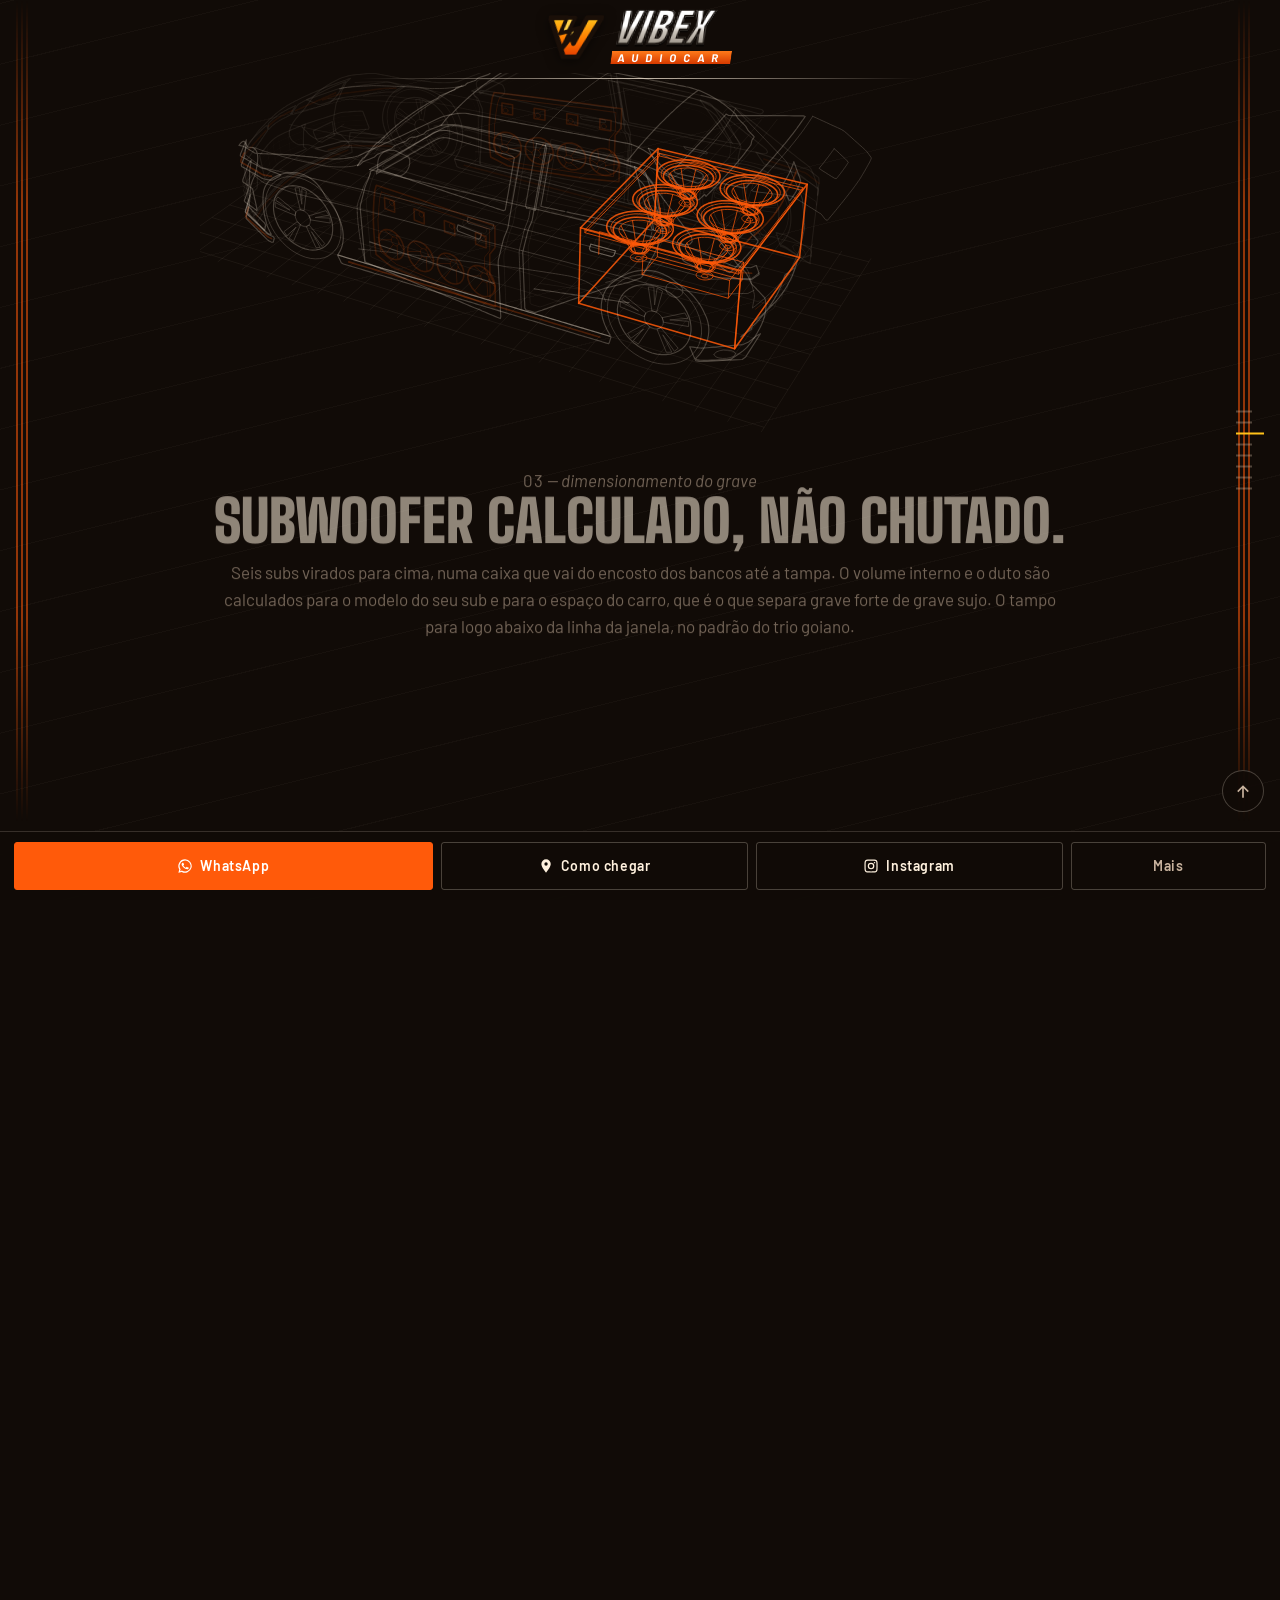
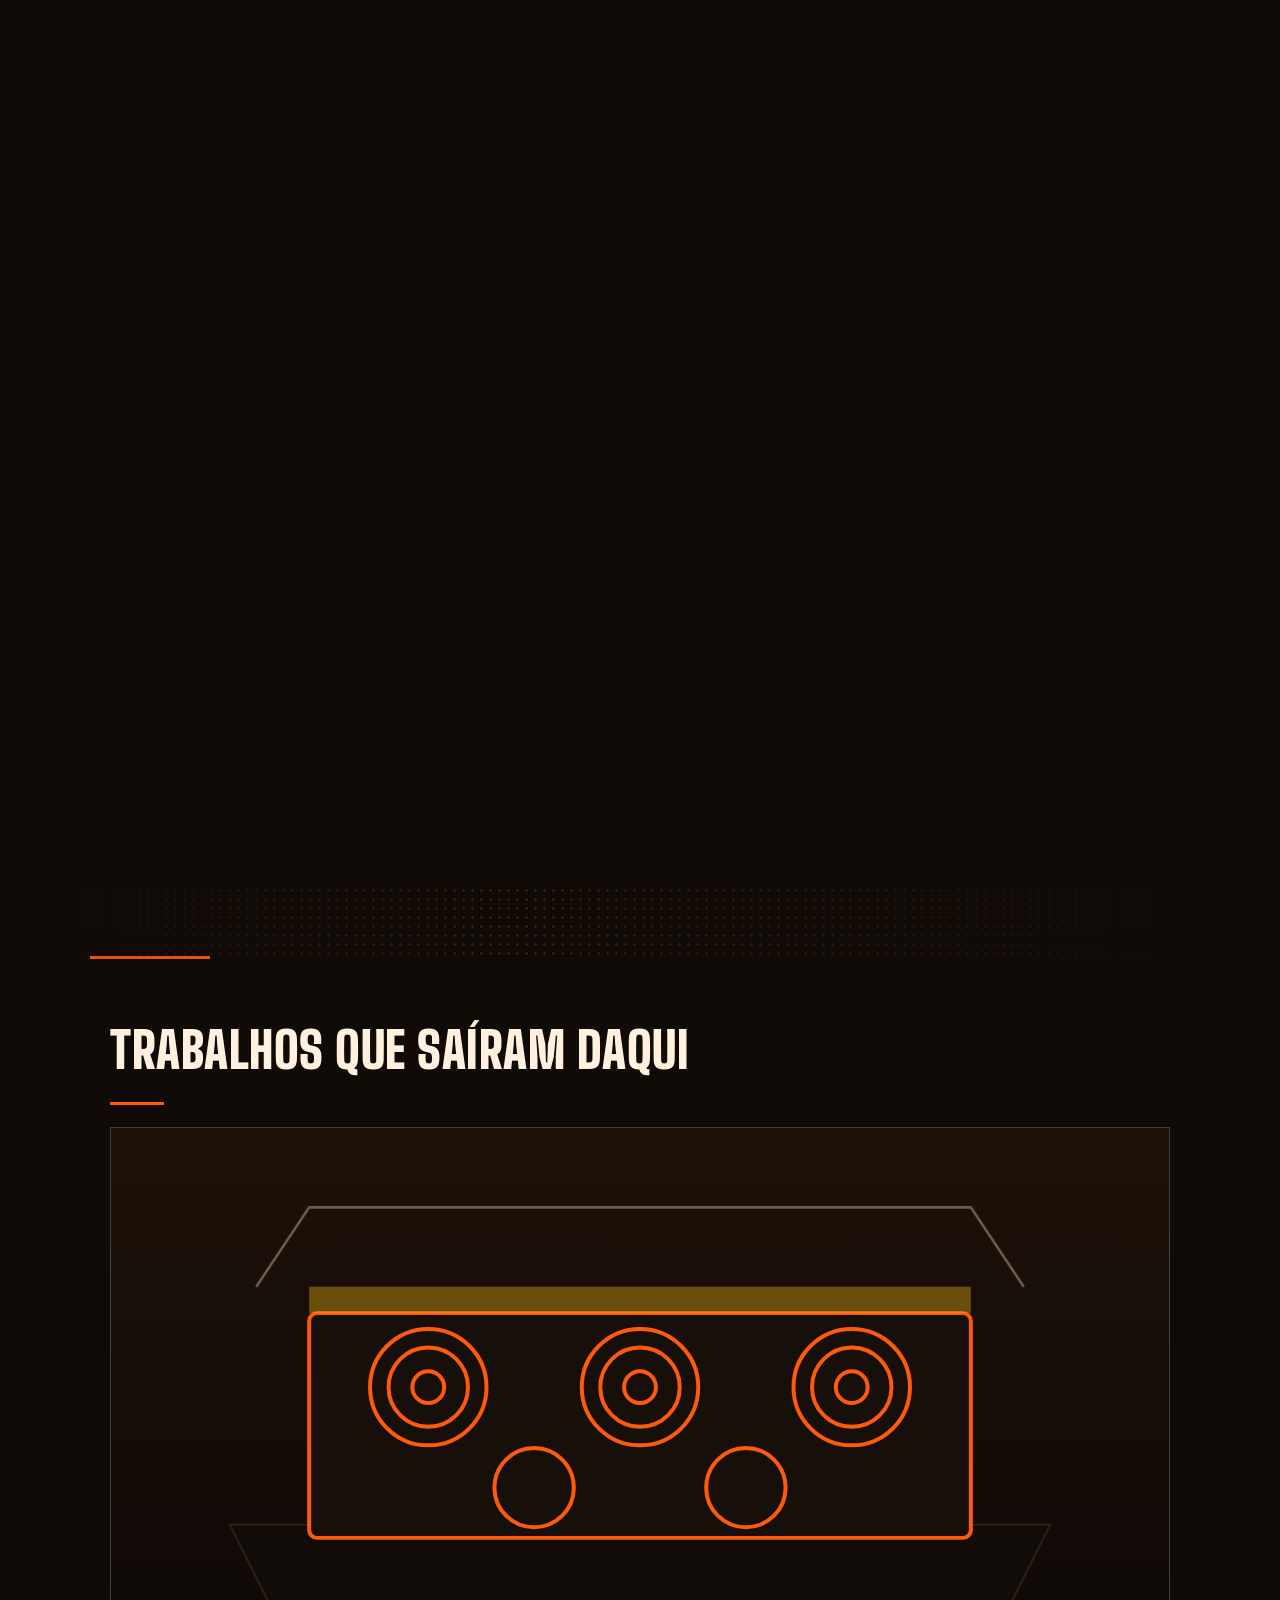
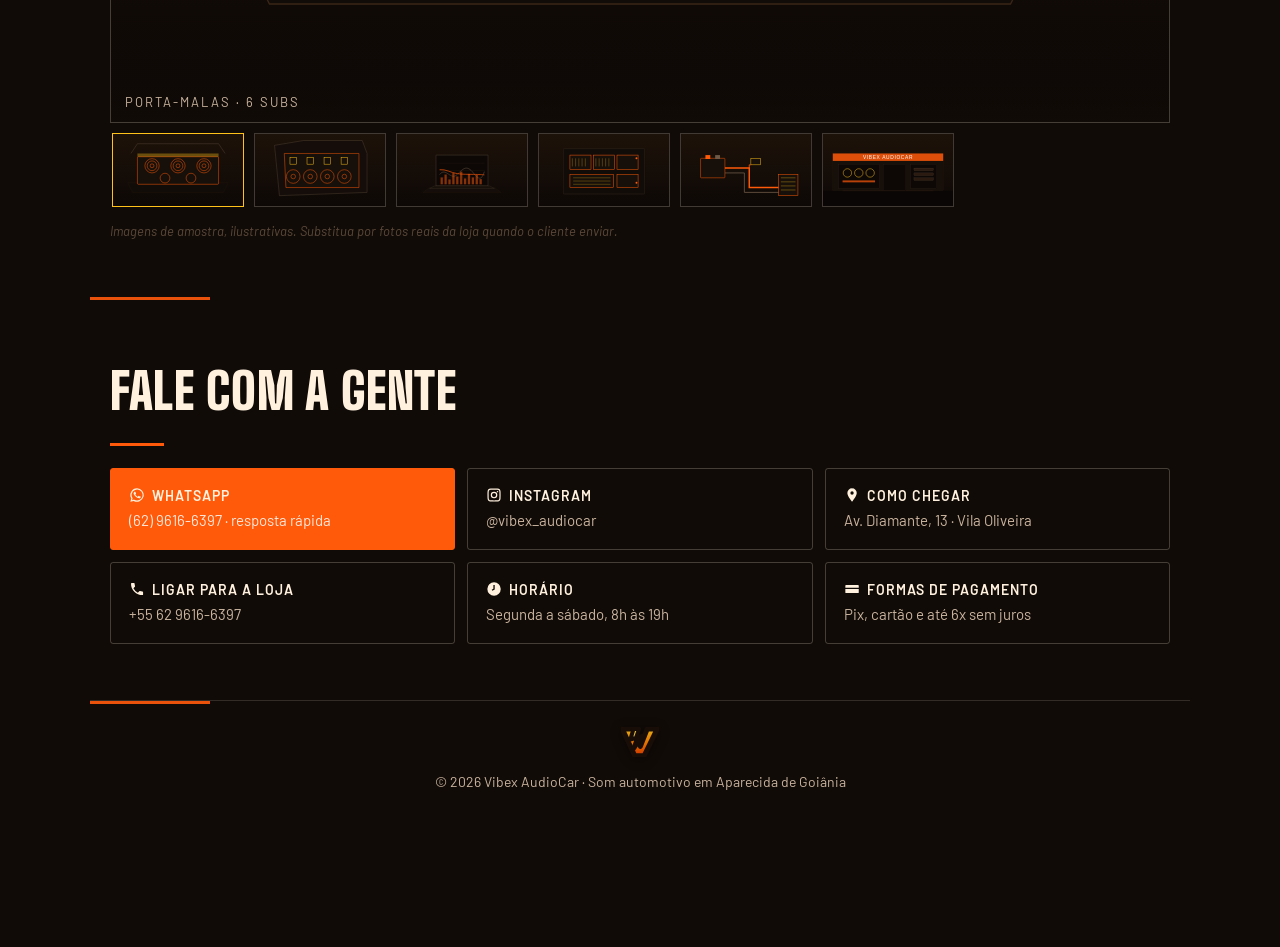
<file: v1/index.html>
<!DOCTYPE html>
<html lang="pt-BR"><head><meta charset="UTF-8">
<meta name="viewport" content="width=device-width, initial-scale=1, viewport-fit=cover">
<title>Vibex AudioCar · Som automotivo em Aparecida de Goiânia</title>
<meta name="description" content="Instalação, dimensionamento de grave, módulos, multimídia e regulagem RTA de som automotivo em Aparecida de Goiânia. Veja o projeto em 3D e fale no WhatsApp.">
<meta name="theme-color" content="#110B07">
<meta property="og:title" content="Vibex AudioCar · Som automotivo">
<meta property="og:description" content="Projeto de som feito sob medida: grave calculado, elétrica segura e regulagem com medição.">
<meta property="og:type" content="website">
<link rel="preconnect" href="https://fonts.googleapis.com"><link rel="preconnect" href="https://fonts.gstatic.com" crossorigin>
<link href="https://fonts.googleapis.com/css2?family=Big+Shoulders+Display:wght@700;900&family=Barlow:ital,wght@0,400;0,600&display=swap" rel="stylesheet">
<link rel="icon" href="img/favicon.svg" type="image/svg+xml">
<link rel="stylesheet" href="css/style.css">
</head>
<body id="topo">
<div class="wm" aria-hidden="true"></div>
<div class="scene">
 <div class="stripes l" aria-hidden="true"><i></i><i></i><i></i></div>
 <div class="stripes r" aria-hidden="true"><i></i><i></i><i></i></div>
 <div class="hud">
  <a class="brandmark" href="#" aria-label="Vibex AudioCar">
   <svg class="vmark" viewBox="0 0 120 96" aria-hidden="true">
    <defs><linearGradient id="vg" x1="0" y1="0" x2="0" y2="1">
     <stop offset="0" stop-color="#FFC21A"/><stop offset=".55" stop-color="#FF7A00"/><stop offset="1" stop-color="#E23A00"/>
    </linearGradient></defs>
    <path d="M4 6 H40 L62 62 L84 6 H116 L74 92 H44 Z" fill="url(#vg)" stroke="#1a0f08" stroke-width="5" stroke-linejoin="round"/>
    <path d="M40 6 L30 40 L52 34 L38 74 L70 28 L48 34 L58 6 Z" fill="#FFD24A" stroke="#1a0f08" stroke-width="4" stroke-linejoin="round"/>
   </svg>
   <span class="wordmark">
    <b>VIBEX</b>
    <i>AUDIOCAR</i>
   </span>
  </a>
 </div>
 <svg id="view" role="img" aria-label="Modelo 3D do carro com o sistema de som"></svg>
 <div class="rta" id="rta" aria-hidden="true">
  <svg viewBox="0 0 720 300">
   <rect x="40" y="20" width="640" height="230" fill="none" stroke="var(--dim)" stroke-width="1"/>
   <path d="M40 78 H680 M40 135 H680 M40 192 H680 M200 20 V250 M360 20 V250 M520 20 V250" stroke="var(--dim)" stroke-width=".6" stroke-dasharray="4 5" fill="none"/>
   <g class="bars"></g>
   <path class="curve-before" d="M48 120 C110 60 150 220 220 180 S330 70 400 170 S520 235 560 120 S660 200 672 165" fill="none" stroke="var(--mut)" stroke-width="1.6" opacity=".5"/>
   <path class="curve-after" d="M48 100 C110 98 150 128 220 150 S330 160 400 162 S520 164 560 164 S660 166 672 170" fill="none" stroke="var(--org)" stroke-width="2.6" stroke-linecap="round"/>
   <text x="48" y="272" fill="var(--mut)" font-size="12">20 Hz</text>
   <text x="640" y="272" fill="var(--mut)" font-size="12">20 kHz</text>
   <text x="48" y="44" fill="var(--yel)" font-size="13" font-style="italic">curva depois da regulagem</text>
  </svg>
 </div>
 <div class="caption" id="cap"></div>
 <div class="ticks" id="ticks"></div>
</div>
<div class="scroller" id="scroller"></div>

<div class="dots" aria-hidden="true"></div>
<section class="after" id="galeria">
 <h3>Trabalhos que saíram daqui</h3>
 <div class="viewer"><figure class="big" id="big"><img id="bigimg" src="img/galeria/01-porta-malas.svg" alt="porta-malas · 6 subs"><figcaption id="bigcap">porta-malas · 6 subs</figcaption></figure></div>
 <div class="thumbs" id="thumbs">
  <button class="th on" data-cap="porta-malas · 6 subs" data-src="img/galeria/01-porta-malas.svg"><img src="img/galeria/01-porta-malas.svg" alt="porta-malas · 6 subs" loading="lazy"></button>
  <button class="th" data-cap="forro de porta · tweeters e falantes" data-src="img/galeria/02-forro-de-porta.svg"><img src="img/galeria/02-forro-de-porta.svg" alt="forro de porta · tweeters e falantes" loading="lazy"></button>
  <button class="th" data-cap="regulagem RTA na loja" data-src="img/galeria/03-regulagem-rta.svg"><img src="img/galeria/03-regulagem-rta.svg" alt="regulagem RTA na loja" loading="lazy"></button>
  <button class="th" data-cap="multimídia e painel de módulos" data-src="img/galeria/04-multimidia-modulos.svg"><img src="img/galeria/04-multimidia-modulos.svg" alt="multimídia e painel de módulos" loading="lazy"></button>
  <button class="th" data-cap="elétrica e barramento" data-src="img/galeria/05-eletrica-barramento.svg"><img src="img/galeria/05-eletrica-barramento.svg" alt="elétrica e barramento" loading="lazy"></button>
  <button class="th" data-cap="fachada da loja" data-src="img/galeria/06-fachada.svg"><img src="img/galeria/06-fachada.svg" alt="fachada da loja" loading="lazy"></button>
 </div>
 <p class="hint">Imagens de amostra, ilustrativas. Substitua por fotos reais da loja quando o cliente enviar.</p>
</section>

<section class="after" id="links">
 <h3>Fale com a gente</h3>
 <div class="links">
  <a class="lk zap" href="https://wa.me/556296166397" target="_blank" rel="noopener"><b><svg class="ic"><use href="#i-zap"/></svg>WhatsApp</b><span>(62) 9616-6397 · resposta rápida</span></a>
  <a class="lk" href="https://instagram.com/vibex_audiocar" target="_blank" rel="noopener"><b><svg class="ic"><use href="#i-ig"/></svg>Instagram</b><span>@vibex_audiocar</span></a>
  <a class="lk" href="https://www.google.com/maps/search/?api=1&query=Av.+Diamante,+13+-+Vila+Oliveira,+Aparecida+de+Goi%C3%A2nia+-+GO,+74955-220" target="_blank" rel="noopener"><b><svg class="ic"><use href="#i-map"/></svg>Como chegar</b><span>Av. Diamante, 13 · Vila Oliveira</span></a>
  <a class="lk" href="tel:+556296166397"><b><svg class="ic"><use href="#i-tel"/></svg>Ligar para a loja</b><span>+55 62 9616-6397</span></a>
  <div class="lk static"><b><svg class="ic"><use href="#i-clock"/></svg>Horário</b><span>Segunda a sábado, 8h às 19h</span></div>
  <div class="lk static"><b><svg class="ic"><use href="#i-card"/></svg>Formas de pagamento</b><span>Pix, cartão e até 6x sem juros</span></div>
 </div>
</section>

<footer class="after ft">
 <div class="ftlogo"><svg class="vmark" viewBox="0 0 120 96" aria-hidden="true"><defs><linearGradient id="vg2" x1="0" y1="0" x2="0" y2="1"><stop offset="0" stop-color="#FFC21A"/><stop offset=".55" stop-color="#FF7A00"/><stop offset="1" stop-color="#E23A00"/></linearGradient></defs><path d="M4 6 H40 L62 62 L84 6 H116 L74 92 H44 Z" fill="url(#vg2)" stroke="#1a0f08" stroke-width="5" stroke-linejoin="round"/><path d="M40 6 L30 40 L52 34 L38 74 L70 28 L48 34 L58 6 Z" fill="#FFD24A" stroke="#1a0f08" stroke-width="4" stroke-linejoin="round"/></svg></div>
 <span>© 2026 Vibex AudioCar · Som automotivo em Aparecida de Goiânia</span>
</footer>

<svg width="0" height="0" style="position:absolute" aria-hidden="true"><defs>
<symbol id="i-zap" viewBox="0 0 24 24"><path fill="currentColor" d="M12 2a10 10 0 0 0-8.6 15.1L2 22l5-1.3A10 10 0 1 0 12 2Zm0 18.2a8.2 8.2 0 0 1-4.2-1.2l-.3-.2-2.9.8.8-2.8-.2-.3A8.2 8.2 0 1 1 12 20.2Zm4.6-6c-.3-.1-1.6-.8-1.8-.9s-.4-.1-.6.1-.7.9-.8 1-.3.2-.5 0a6.6 6.6 0 0 1-2-1.2 7.3 7.3 0 0 1-1.3-1.7c-.2-.3 0-.4.1-.6l.4-.5a2 2 0 0 0 .3-.4.5.5 0 0 0 0-.5c0-.2-.6-1.5-.9-2s-.4-.5-.6-.5h-.5a1 1 0 0 0-.7.3 2.9 2.9 0 0 0-.9 2.2 5.1 5.1 0 0 0 1 2.6 11.4 11.4 0 0 0 4.4 3.9 8.4 8.4 0 0 0 3 .8 2.6 2.6 0 0 0 1.8-.8 2.2 2.2 0 0 0 .5-1.5c0-.2-.2-.3-.4-.4Z"/></symbol>
<symbol id="i-map" viewBox="0 0 24 24"><path fill="currentColor" d="M12 2a7 7 0 0 0-7 7c0 5 7 13 7 13s7-8 7-13a7 7 0 0 0-7-7Zm0 9.5A2.5 2.5 0 1 1 14.5 9 2.5 2.5 0 0 1 12 11.5Z"/></symbol>
<symbol id="i-ig" viewBox="0 0 24 24"><path fill="currentColor" d="M12 2.2c3.2 0 3.6 0 4.9.1a6.6 6.6 0 0 1 2.2.4 4.5 4.5 0 0 1 2.2 2.2 6.6 6.6 0 0 1 .4 2.2c.1 1.3.1 1.7.1 4.9s0 3.6-.1 4.9a6.6 6.6 0 0 1-.4 2.2 4.5 4.5 0 0 1-2.2 2.2 6.6 6.6 0 0 1-2.2.4c-1.3.1-1.7.1-4.9.1s-3.6 0-4.9-.1a6.6 6.6 0 0 1-2.2-.4 4.5 4.5 0 0 1-2.2-2.2 6.6 6.6 0 0 1-.4-2.2C2.2 15.6 2.2 15.2 2.2 12s0-3.6.1-4.9a6.6 6.6 0 0 1 .4-2.2 4.5 4.5 0 0 1 2.2-2.2 6.6 6.6 0 0 1 2.2-.4c1.3-.1 1.7-.1 4.9-.1Zm0 1.8c-3.1 0-3.5 0-4.8.1a4.8 4.8 0 0 0-1.6.3 2.7 2.7 0 0 0-1.2 1.2 4.8 4.8 0 0 0-.3 1.6c-.1 1.3-.1 1.7-.1 4.8s0 3.5.1 4.8a4.8 4.8 0 0 0 .3 1.6 2.7 2.7 0 0 0 1.2 1.2 4.8 4.8 0 0 0 1.6.3c1.3.1 1.7.1 4.8.1s3.5 0 4.8-.1a4.8 4.8 0 0 0 1.6-.3 2.7 2.7 0 0 0 1.2-1.2 4.8 4.8 0 0 0 .3-1.6c.1-1.3.1-1.7.1-4.8s0-3.5-.1-4.8a4.8 4.8 0 0 0-.3-1.6 2.7 2.7 0 0 0-1.2-1.2 4.8 4.8 0 0 0-1.6-.3c-1.3-.1-1.7-.1-4.8-.1Zm0 3.1A4.9 4.9 0 1 1 7.1 12 4.9 4.9 0 0 1 12 7.1Zm0 8A3.1 3.1 0 1 0 8.9 12 3.1 3.1 0 0 0 12 15.1Zm6.3-8.2a1.1 1.1 0 1 1-1.1-1.1 1.1 1.1 0 0 1 1.1 1.1Z"/></symbol>
<symbol id="i-tel" viewBox="0 0 24 24"><path fill="currentColor" d="M6.6 10.8a15.1 15.1 0 0 0 6.6 6.6l2.2-2.2a1 1 0 0 1 1-.2 11.4 11.4 0 0 0 3.6.6 1 1 0 0 1 1 1V20a1 1 0 0 1-1 1A17 17 0 0 1 3 4a1 1 0 0 1 1-1h3.4a1 1 0 0 1 1 1 11.4 11.4 0 0 0 .6 3.6 1 1 0 0 1-.2 1Z"/></symbol>
<symbol id="i-clock" viewBox="0 0 24 24"><path fill="currentColor" d="M12 2a10 10 0 1 0 10 10A10 10 0 0 0 12 2Zm1 10.6-3.5 2-1-1.7 2.5-1.5V6h2Z"/></symbol>
<symbol id="i-card" viewBox="0 0 24 24"><path fill="currentColor" d="M3 6h18a1 1 0 0 1 1 1v3H2V7a1 1 0 0 1 1-1Zm-1 6h20v5a1 1 0 0 1-1 1H3a1 1 0 0 1-1-1Zm3 3h5v2H5Z"/></symbol>
<symbol id="i-top" viewBox="0 0 24 24"><path fill="currentColor" d="M12 5l7 7-1.4 1.4L13 8.8V20h-2V8.8l-4.6 4.6L5 12Z"/></symbol>
</defs></svg>
<a class="totop" href="#topo" aria-label="Voltar ao topo"><svg class="ic"><use href="#i-top"/></svg></a>
<nav class="actionbar" aria-label="Contato rápido">
 <a class="ab zap" href="https://wa.me/556296166397" target="_blank" rel="noopener"><svg class="ic"><use href="#i-zap"/></svg>WhatsApp</a>
 <a class="ab" href="https://www.google.com/maps/search/?api=1&query=Av.+Diamante,+13+-+Vila+Oliveira,+Aparecida+de+Goi%C3%A2nia+-+GO,+74955-220" target="_blank" rel="noopener"><svg class="ic"><use href="#i-map"/></svg>Como chegar</a>
 <a class="ab" href="https://instagram.com/vibex_audiocar" target="_blank" rel="noopener"><svg class="ic"><use href="#i-ig"/></svg>Instagram</a>
 <a class="ab ghost" href="#links">Mais</a>
 
</nav>

<svg id="src" width="0" height="0" aria-hidden="true"><g>
 <path class="s" d="M120 336 L108 320 Q100 296 108 276 L120 250 Q132 234 158 228 L296 210 Q318 206 336 198 L440 132 Q454 122 476 120 L690 114 Q730 116 754 132 L836 196 Q858 210 864 232 L872 268 Q876 302 866 322 L850 338 L813 338 A66 66 0 1 0 707 338 L313 338 A66 66 0 1 0 207 338 Z"/>
 <path class="s" d="M356 210 L448 142 Q458 134 474 134 L682 130 Q712 130 728 142 L790 190 Q796 198 784 200 Z"/>
 <path class="h" d="M410 186 l44 -34 M440 188 l52 -40 M640 158 l34 -28 M672 162 l32 -26"/>
 <path class="s" d="M578 132 H592 V206 H578 Z M706 131 L720 133 L756 192 L742 194 Z"/>
 <path class="t" d="M358 214 Q346 272 356 336 M585 208 V336 M742 196 Q742 236 700 260"/>
 <path class="t" d="M160 240 C330 230 600 224 868 226 M170 262 C340 254 600 246 866 246"/>
 <path class="t" d="M348 318 C430 302 570 276 650 266 Q690 262 700 288"/>
 <rect class="t" x="508" y="230" width="36" height="6" rx="3"/><rect class="t" x="672" y="224" width="32" height="6" rx="3"/>
 <path class="s" d="M368 208 Q360 184 388 180 L410 184 Q416 198 402 208 Z"/>
 <path class="s" d="M114 254 L206 238 L232 240 L216 252 L124 268 Z"/><path class="o" d="M126 261 L216 246"/>
 <path class="s" d="M110 292 L168 286 L176 316 L120 322 Q112 310 110 292 Z"/>
 <path class="h" d="M116 298 L170 293 M117 306 L172 301 M119 314 L174 309"/>
 <path class="s" d="M118 336 L212 340 L208 350 L126 346 Z"/><path class="o" d="M128 344 H206"/>
 <path class="s" d="M150 322 L196 326 L192 338 L148 334 Z"/>
 <path class="s" d="M313 338 L707 338 L704 350 L318 350 Z"/><path class="o" d="M330 344 H692"/>
 <path class="s" d="M776 200 L866 212 L868 228 L786 218 Z"/><path class="o" d="M786 209 L864 219"/>
 <path class="s" d="M714 114 L788 122 Q794 126 786 132 L744 130 Z"/>
 <path class="s" d="M806 322 L872 316 L864 338 L814 340 Z"/>
 <ellipse class="t" cx="844" cy="330" rx="11" ry="6"/>
 <circle class="t" cx="784" cy="248" r="10"/>
 <use href="#lw" x="260" y="298"/><use href="#lw" x="760" y="298"/>
</g></svg>
<script src="js/main.js"></script>
</body>
</html>
</file>
<file: css/style.css>
/* =========================================================
   Vibex AudioCar · v2.0
   Mobile-first. Pontos de quebra: 768px (tablet) e 1024px (desktop).
   ========================================================= */

/* ---------- tokens ---------- */
:root {
  color-scheme: dark;

  /* neutros (fundo quente, quase preto) */
  --bg: #0E0907;
  --surface: #17100B;
  --surface-2: #211710;
  --surface-3: #2C1F15;
  --border: rgba(255, 241, 222, .12);
  --border-strong: rgba(255, 241, 222, .24);

  /* texto: contraste AA/AAA sobre --bg e --surface */
  --text: #FFF4E6;      /* 18:1 */
  --muted: #CDB8A3;     /* 10:1 */
  --subtle: #A08A75;    /* 6:1, só para textos de apoio */

  /* marca */
  --orange: #FF6A13;    /* primária: CTAs e destaques */
  --orange-hover: #FF8133;
  --amber: #FFC21A;     /* secundária: realces e foco */
  --on-orange: #160C05; /* texto sobre laranja: 6,8:1 */

  /* estados */
  --ok: #3DDC84;
  --alert: #FF4D4D;

  --font-display: "Big Shoulders Display", Impact, "Arial Narrow", sans-serif;
  --font-body: "Barlow", system-ui, -apple-system, "Segoe UI", sans-serif;

  --radius: .75rem;
  --radius-lg: 1.25rem;
  --container: 74rem;
  --gutter: 1rem;
  --header-h: 4rem;
  --bar-h: 4.5rem;
  --section-y: clamp(3.5rem, 9vw, 7rem);
  --ease: cubic-bezier(.2, .7, .2, 1);
}

/* ---------- base ---------- */
*, *::before, *::after { box-sizing: border-box; }
* { margin: 0; }
html { -webkit-text-size-adjust: 100%; scroll-behavior: smooth; scroll-padding-top: calc(var(--header-h) + 1rem); }
body {
  background: var(--bg);
  color: var(--text);
  font-family: var(--font-body);
  font-size: 1.0625rem;
  line-height: 1.6;
  overflow-x: hidden;
  padding-bottom: calc(var(--bar-h) + env(safe-area-inset-bottom, 0px));
  -webkit-font-smoothing: antialiased;
}
img, svg, video { display: block; max-width: 100%; }
img { height: auto; }
a { color: inherit; }
button, input, select, textarea { font: inherit; color: inherit; }
ul[role="list"], ol[role="list"] { list-style: none; padding: 0; }
:focus-visible { outline: 3px solid var(--amber); outline-offset: 3px; border-radius: 4px; }
::selection { background: var(--orange); color: var(--on-orange); }
[hidden] { display: none !important; }

.visually-hidden {
  position: absolute !important; width: 1px; height: 1px; padding: 0; margin: -1px;
  overflow: hidden; clip: rect(0 0 0 0); white-space: nowrap; border: 0;
}
.skip-link {
  position: fixed; left: 1rem; top: -4rem; z-index: 100;
  background: var(--amber); color: var(--on-orange); font-weight: 700;
  padding: .75rem 1rem; border-radius: var(--radius); text-decoration: none;
}
.skip-link:focus { top: 1rem; }

.container { width: min(100% - 2 * var(--gutter), var(--container)); margin-inline: auto; }

.icon { width: 1.25em; height: 1.25em; flex: none; fill: none; stroke: currentColor; stroke-width: 1.8; stroke-linecap: round; stroke-linejoin: round; }
.icon--fill { fill: currentColor; stroke: none; }

/* ---------- tipografia ---------- */
h1, h2, h3 { font-family: var(--font-display); font-weight: 900; line-height: .95; text-transform: uppercase; letter-spacing: .01em; text-wrap: balance; }
h1 { font-size: clamp(2.75rem, 10vw, 5.25rem); }
h2 { font-size: clamp(2.125rem, 6.5vw, 3.75rem); }
h3 { font-size: clamp(1.5rem, 4vw, 1.875rem); font-weight: 700; line-height: 1.05; }
p { text-wrap: pretty; }
.eyebrow {
  display: inline-flex; align-items: center; gap: .5rem;
  font-size: .8125rem; font-weight: 600; letter-spacing: .14em; text-transform: uppercase; color: var(--amber);
}
.eyebrow::before { content: ""; width: 1.5rem; height: 2px; background: var(--orange); }
.lead { color: var(--muted); font-size: clamp(1.0625rem, 2.4vw, 1.25rem); max-width: 38rem; }
.hl { color: var(--orange); }

/* ---------- botões ---------- */
.btn {
  display: inline-flex; align-items: center; justify-content: center; gap: .5rem;
  min-height: 3rem; padding: .75rem 1.375rem;
  border-radius: 999px; border: 2px solid transparent;
  font-weight: 700; font-size: 1rem; line-height: 1.2; text-decoration: none; text-align: center;
  cursor: pointer; transition: background-color .2s, border-color .2s, color .2s, transform .15s var(--ease);
}
.btn:active { transform: translateY(1px); }
.btn-primary { background: var(--orange); color: var(--on-orange); }
.btn-primary:hover { background: var(--orange-hover); }
.btn-ghost { border-color: var(--border-strong); color: var(--text); background: transparent; }
.btn-ghost:hover { border-color: var(--amber); color: var(--amber); }
.btn-lg { min-height: 3.5rem; padding-inline: 1.75rem; font-size: 1.0625rem; }
.btn-sm { min-height: 2.75rem; padding: .5rem 1.125rem; font-size: .9375rem; }
.btn-block { width: 100%; }

.link-arrow { display: inline-flex; align-items: center; gap: .375rem; font-weight: 700; color: var(--orange); text-decoration: none; min-height: 2.75rem; }
.link-arrow:hover { color: var(--orange-hover); text-decoration: underline; text-underline-offset: .2em; }
.link-arrow .icon { transition: transform .2s var(--ease); }
.link-arrow:hover .icon { transform: translateX(3px); }

/* ---------- cabeçalho ---------- */
.site-header {
  position: sticky; top: 0; z-index: 50;
  background: rgba(14, 9, 7, .86);
  -webkit-backdrop-filter: saturate(1.4) blur(10px); backdrop-filter: saturate(1.4) blur(10px);
  border-bottom: 1px solid transparent;
  transition: border-color .2s, background-color .2s;
}
.site-header.is-scrolled { border-bottom-color: var(--border); background: rgba(14, 9, 7, .94); }
.header-inner { display: flex; align-items: center; gap: .75rem; height: var(--header-h); }
.brand { display: flex; align-items: center; gap: .625rem; text-decoration: none; margin-right: auto; min-height: 2.75rem; }
.brand img { width: 2.75rem; height: 2.75rem; border-radius: 50%; }
.brand-name { font-family: var(--font-display); font-weight: 900; font-size: 1.375rem; letter-spacing: .04em; text-transform: uppercase; line-height: 1; }
.brand-name span { color: var(--orange); }
.header-cta { display: none; }

.menu-toggle {
  display: grid; place-items: center; width: 2.75rem; height: 2.75rem;
  background: none; border: 1px solid var(--border-strong); border-radius: var(--radius); cursor: pointer;
}
.menu-toggle .icon { width: 1.5rem; height: 1.5rem; }
.menu-toggle [data-icon="close"] { display: none; }
.menu-toggle[aria-expanded="true"] [data-icon="open"] { display: none; }
.menu-toggle[aria-expanded="true"] [data-icon="close"] { display: block; }

.nav { display: none; }
.nav.is-open {
  display: block; position: absolute; left: 0; right: 0; top: 100%;
  background: var(--bg); border-bottom: 1px solid var(--border);
  max-height: calc(100dvh - var(--header-h)); overflow-y: auto;
  padding: .5rem var(--gutter) 1.5rem;
}
.nav ul { list-style: none; padding: 0; }
.nav a { display: flex; align-items: center; min-height: 3rem; text-decoration: none; color: var(--muted); font-weight: 600; font-size: 1.125rem; border-bottom: 1px solid var(--border); }
.nav a:hover, .nav a[aria-current="true"] { color: var(--text); }
.nav .btn { margin-top: 1rem; width: 100%; color: var(--on-orange); border: 0; font-size: 1.0625rem; }

/* ---------- hero ---------- */
.hero { position: relative; padding: clamp(2.5rem, 7vw, 5rem) 0 clamp(3rem, 7vw, 5rem); overflow: hidden; }
.hero::before {
  content: ""; position: absolute; inset: 0; z-index: -1; pointer-events: none;
  background:
    radial-gradient(60rem 30rem at 85% 10%, rgba(255, 106, 19, .16), transparent 60%),
    radial-gradient(40rem 24rem at 0% 100%, rgba(255, 194, 26, .07), transparent 60%);
}
.hero-grid { display: grid; gap: 2.5rem; align-items: center; }
.hero-copy { display: grid; gap: 1.25rem; }
.hero-actions { display: grid; gap: .75rem; margin-top: .5rem; }
.hero-facts { list-style: none; padding: 0; display: flex; flex-wrap: wrap; gap: .5rem 1.5rem; margin-top: .5rem; color: var(--muted); font-size: .9375rem; }
.hero-facts li { display: flex; align-items: center; gap: .625rem; white-space: nowrap; }
.hero-facts .icon { color: var(--amber); }

/* desenho técnico do hero */
.blueprint {
  position: relative; border: 1px solid var(--border-strong); border-radius: var(--radius-lg); overflow: hidden;
  background-color: var(--surface);
  background-image:
    linear-gradient(rgba(255, 194, 26, .09) 1px, transparent 1px),
    linear-gradient(90deg, rgba(255, 194, 26, .09) 1px, transparent 1px),
    linear-gradient(rgba(255, 194, 26, .04) 1px, transparent 1px),
    linear-gradient(90deg, rgba(255, 194, 26, .04) 1px, transparent 1px);
  background-size: 100px 100px, 100px 100px, 20px 20px, 20px 20px;
}
.blueprint svg { width: 100%; height: auto; padding: .75rem .5rem 0; }
.bp-car { fill: none; stroke: var(--text); stroke-width: 1.6; stroke-linecap: round; stroke-linejoin: round; }
.bp-car .t { stroke-width: 1; opacity: .7; }
.bp-car .h { stroke-width: .8; opacity: .35; }
.bp-ground { stroke: var(--subtle); stroke-width: 1; stroke-dasharray: 6 6; }
.bp-kit { fill: none; stroke: var(--orange); stroke-width: 2.2; stroke-linecap: round; stroke-linejoin: round; }
.bp-kit .soft { stroke-width: 1.4; opacity: .7; }
.bp-cable { fill: none; stroke: var(--amber); stroke-width: 2; stroke-dasharray: 8 6; opacity: .9; }
.bp-wave { fill: none; stroke: var(--orange); stroke-width: 2; opacity: 0; transform-box: fill-box; transform-origin: center; }
.bp-label line { stroke: var(--subtle); stroke-width: 1; }
.bp-label circle { fill: var(--amber); }
.bp-label text { fill: var(--muted); font: 600 15px var(--font-body); letter-spacing: .08em; text-transform: uppercase; }
.bp-label { display: none; }
.bp-title {
  display: grid; grid-template-columns: repeat(3, 1fr); border-top: 1px solid var(--border-strong);
  font-size: .6875rem; letter-spacing: .12em; text-transform: uppercase; color: var(--subtle);
}
.bp-title div { padding: .5rem .75rem; border-left: 1px solid var(--border); }
.bp-title div:first-child { border-left: 0; }
.bp-title b { display: block; color: var(--text); font-weight: 600; font-size: .8125rem; letter-spacing: .06em; }

@media (prefers-reduced-motion: no-preference) {
  .bp-draw { stroke-dasharray: 1; stroke-dashoffset: 1; animation: bp-draw 2.4s var(--ease) forwards; }
  .bp-draw.d2 { animation-delay: .5s; animation-duration: 1.6s; }
  .bp-draw.d3 { animation-delay: 1.2s; animation-duration: 1.2s; }
  .bp-cable { animation: bp-flow 1.2s linear infinite; }
  .bp-wave { animation: bp-wave 2.4s ease-out infinite; }
  .bp-wave.w2 { animation-delay: .8s; }
  .bp-wave.w3 { animation-delay: 1.6s; }
}
@keyframes bp-draw { to { stroke-dashoffset: 0; } }
@keyframes bp-flow { to { stroke-dashoffset: -28; } }
@keyframes bp-wave { 0% { opacity: .8; transform: scale(.6); } 100% { opacity: 0; transform: scale(1.6); } }

/* ---------- faixa de palavras ---------- */
.ticker { background: var(--orange); color: var(--on-orange); overflow: hidden; border-block: 2px solid var(--on-orange); }
.ticker-track { display: flex; width: max-content; }
.ticker ul { display: flex; list-style: none; padding: 0; }
.ticker li { font-family: var(--font-display); font-weight: 900; font-size: clamp(1.25rem, 3.5vw, 1.75rem); text-transform: uppercase; letter-spacing: .04em; padding: .625rem 1.25rem; white-space: nowrap; display: flex; align-items: center; gap: 2.5rem; }
.ticker li::after { content: "✦"; font-size: .7em; }
@media (prefers-reduced-motion: no-preference) {
  .ticker-track { animation: ticker 32s linear infinite; }
}
@keyframes ticker { to { transform: translateX(-50%); } }

/* ---------- seções ---------- */
.section { padding-block: var(--section-y); }
.section--alt { background: var(--surface); border-block: 1px solid var(--border); }
.section-head { display: grid; gap: 1rem; margin-bottom: clamp(2rem, 5vw, 3.5rem); max-width: 46rem; }
.section-head--center { margin-inline: auto; text-align: center; justify-items: center; }

/* ---------- perfis de som ---------- */
.profiles { display: grid; gap: 1rem; }
.profile {
  position: relative; display: flex; flex-direction: column; gap: 1rem;
  background: var(--surface); border: 1px solid var(--border); border-radius: var(--radius-lg);
  padding: 1.5rem;
}
.profile--featured { border-color: var(--orange); background: linear-gradient(180deg, rgba(255, 106, 19, .12), var(--surface) 55%); }
.profile-tag {
  align-self: flex-start; font-size: .75rem; font-weight: 700; letter-spacing: .12em; text-transform: uppercase;
  color: var(--on-orange); background: var(--amber); padding: .25rem .625rem; border-radius: 999px;
}
.profile-for { color: var(--muted); }
.checklist { list-style: none; padding: 0; display: grid; gap: .5rem; }
.checklist li { display: flex; gap: .625rem; align-items: flex-start; }
.checklist .icon { color: var(--orange); margin-top: .2em; }
.profile .btn { margin-top: auto; }

/* ---------- serviços ---------- */
.services { display: grid; gap: 1rem; }
.service {
  display: grid; gap: .75rem; align-content: start;
  background: var(--surface); border: 1px solid var(--border); border-radius: var(--radius-lg);
  padding: 1.5rem; transition: border-color .2s, transform .2s var(--ease);
}
.service:hover { border-color: var(--border-strong); }
.service--highlight { border-color: rgba(255, 106, 19, .55); }
.service-icon {
  display: grid; place-items: center; width: 3rem; height: 3rem; border-radius: var(--radius);
  background: rgba(255, 106, 19, .12); color: var(--orange);
}
.service-icon .icon { width: 1.625rem; height: 1.625rem; }
.service { grid-template-columns: auto 1fr; column-gap: 1rem; padding: 1.25rem; }
.service h3 { align-self: center; }
.service ul { grid-column: 1 / -1; }
.service ul { list-style: none; padding: 0; display: grid; gap: .25rem; color: var(--muted); font-size: 1rem; }
.service li { padding-left: 1rem; position: relative; }
.service li::before { content: ""; position: absolute; left: 0; top: .7em; width: .375rem; height: .375rem; border-radius: 50%; background: var(--orange); }
.services-note { margin-top: 1.5rem; color: var(--muted); }

/* ---------- raio-x ---------- */
.raiox { display: grid; grid-template-columns: minmax(0, 1fr); gap: 1.25rem; }
.raiox > * { min-width: 0; }
.raiox-stage { position: relative; }
.raiox-frame { border-radius: var(--radius-lg); }
.raiox-view { width: 100%; aspect-ratio: 3 / 2; height: auto; touch-action: pan-y; cursor: grab; user-select: none; -webkit-user-select: none; }
.raiox-view.is-dragging { cursor: grabbing; }
.raiox-view * { vector-effect: non-scaling-stroke; }
.raiox-view .s { fill: none; stroke: var(--text); stroke-width: 1.15; stroke-linecap: round; stroke-linejoin: round; }
.raiox-view .t { fill: none; stroke: var(--text); stroke-width: .75; stroke-linecap: round; opacity: .78; }
.raiox-view .h { fill: none; stroke: var(--text); stroke-width: .45; opacity: .36; }
.raiox-view .o { fill: none; stroke: var(--orange); stroke-width: 1.6; stroke-linecap: round; stroke-linejoin: round; }
.raiox-view .oh { fill: none; stroke: var(--orange); stroke-width: .85; opacity: .75; stroke-linecap: round; }
.raiox-view .cab { fill: none; stroke: var(--orange); stroke-width: 2.6; stroke-linejoin: miter; stroke-linecap: square; }
.raiox-view .cabs { fill: none; stroke: var(--amber); stroke-width: 1.1; stroke-dasharray: 7 5; opacity: .85; }
.raiox-loading { position: absolute; inset: 0; display: grid; place-items: center; color: var(--subtle); font-size: .875rem; letter-spacing: .1em; text-transform: uppercase; }
.raiox.is-ready .raiox-loading, #raio-x.is-ready .raiox-loading { display: none; }
.raiox-hint { display: flex; align-items: center; gap: .5rem; justify-content: center; color: var(--subtle); font-size: .875rem; padding: .5rem; }

.layer-buttons { display: flex; gap: .5rem; overflow-x: auto; padding: .25rem .125rem .5rem; scroll-snap-type: x proximity; scrollbar-width: none; }
.layer-buttons::-webkit-scrollbar { display: none; }
@media (max-width: 767.98px) {
  .layer-buttons { -webkit-mask-image: linear-gradient(90deg, #000 82%, transparent); mask-image: linear-gradient(90deg, #000 82%, transparent); padding-right: 2.5rem; }
}
.layer-btn {
  flex: none; scroll-snap-align: start; display: inline-flex; align-items: center; gap: .5rem;
  min-height: 2.75rem; padding: .5rem 1rem; border-radius: 999px; cursor: pointer;
  background: var(--surface-2); border: 1px solid var(--border-strong); color: var(--muted);
  font-weight: 600; font-size: .9375rem; transition: background-color .2s, color .2s, border-color .2s;
}
.layer-btn:hover { color: var(--text); border-color: var(--amber); }
.layer-btn[aria-pressed="true"] { background: var(--orange); border-color: var(--orange); color: var(--on-orange); }
.layer-btn .icon { width: 1.125rem; height: 1.125rem; }

.raiox-panel {
  background: var(--surface-2); border: 1px solid var(--border); border-radius: var(--radius-lg);
  padding: 1.5rem; display: grid; gap: .875rem; align-content: start;
}
.raiox-panel > div { display: grid; gap: .875rem; justify-items: start; }
.raiox-panel .eyebrow { font-size: .75rem; }
.raiox-panel p { color: var(--muted); }

/* ---------- RTA ---------- */
.rta { display: grid; gap: 2rem; align-items: center; }
.rta-copy { display: grid; gap: 1.25rem; }
.rta-chart { background: var(--surface); border: 1px solid var(--border); border-radius: var(--radius-lg); padding: 1rem 1rem .75rem; }
.rta-chart svg { width: 100%; height: auto; }
.rta-chart .grid { stroke: var(--border-strong); stroke-width: 1; stroke-dasharray: 4 6; fill: none; }
.rta-chart .frame { stroke: var(--border-strong); fill: none; }
.rta-chart .axis { fill: var(--subtle); font: 500 26px var(--font-body); }
@media (min-width: 768px) { .rta-chart .axis { font-size: 15px; } }
.rta-chart .before { fill: none; stroke: var(--subtle); stroke-width: 2.5; stroke-linecap: round; }
.rta-chart .after { fill: none; stroke: var(--orange); stroke-width: 3.5; stroke-linecap: round; }
.rta-chart .bars rect { fill: var(--orange); opacity: .22; transform-box: fill-box; transform-origin: bottom; }
.rta-legend { display: flex; flex-wrap: wrap; gap: .5rem 1.5rem; padding: .75rem .25rem 0; font-size: .875rem; color: var(--muted); list-style: none; }
.rta-legend li { display: flex; align-items: center; gap: .5rem; }
.rta-legend i { width: 1.5rem; height: 3px; border-radius: 2px; background: var(--orange); }
.rta-legend i.is-before { background: var(--subtle); }
@media (prefers-reduced-motion: no-preference) {
  .rta-chart .after { stroke-dasharray: 1; stroke-dashoffset: 1; }
  .rta-chart.is-visible .after { animation: bp-draw 2s .3s var(--ease) forwards; }
  .rta-chart.is-visible .bars rect { animation: rta-bump 1s ease-in-out infinite alternate; }
}
@keyframes rta-bump { from { transform: scaleY(.45); } to { transform: scaleY(1); } }

/* ---------- como funciona ---------- */
.steps { list-style: none; padding: 0; display: grid; gap: 1rem; counter-reset: step; }
.step {
  counter-increment: step; position: relative; display: grid; gap: .375rem;
  padding: 1.25rem 1.25rem 1.25rem 4.5rem; background: var(--surface); border: 1px solid var(--border); border-radius: var(--radius-lg);
}
.step::before {
  content: counter(step, decimal-leading-zero); position: absolute; left: 1.25rem; top: 1.125rem;
  font-family: var(--font-display); font-weight: 900; font-size: 2.25rem; line-height: 1;
  color: transparent; -webkit-text-stroke: 1.5px var(--orange);
}
.step h3 { font-size: 1.375rem; }
.step p { color: var(--muted); font-size: 1rem; }

/* ---------- diferenciais ---------- */
.features { list-style: none; padding: 0; display: grid; gap: 1.5rem 2rem; }
.feature { display: grid; grid-template-columns: auto 1fr; gap: .375rem 1rem; align-items: start; }
.feature .service-icon { grid-row: span 2; }
.feature h3 { font-size: 1.375rem; padding-top: .75rem; }
.feature p { color: var(--muted); grid-column: 2; }
.feature a { color: var(--amber); }
.brands { margin-top: clamp(2.5rem, 6vw, 4rem); padding-top: 2rem; border-top: 1px solid var(--border); display: grid; gap: 1rem; }
.brands p { color: var(--muted); }
.brands ul { list-style: none; padding: 0; display: flex; flex-wrap: wrap; gap: .5rem; }
.brands li { font-family: var(--font-display); font-weight: 700; font-size: 1.25rem; letter-spacing: .04em; text-transform: uppercase; color: var(--muted); border: 1px solid var(--border-strong); border-radius: 999px; padding: .25rem 1rem; }

/* ---------- projetos ---------- */
.projects {
  list-style: none; padding: 0 0 .5rem; display: grid; gap: 1rem;
  grid-auto-flow: column; grid-auto-columns: min(82%, 20rem);
  overflow-x: auto; scroll-snap-type: x mandatory; overscroll-behavior-x: contain;
  margin-inline: calc(-1 * var(--gutter)); padding-inline: var(--gutter); scroll-padding-inline: var(--gutter);
  scrollbar-width: thin;
}
.projects > li { scroll-snap-align: start; }
.project { background: var(--surface); border: 1px solid var(--border); border-radius: var(--radius-lg); overflow: hidden; display: grid; }
.project img { width: 100%; aspect-ratio: 16 / 10; object-fit: cover; background: var(--surface-2); }
.project-body { padding: 1.25rem; display: grid; gap: .375rem; }
.project-tag { font-size: .75rem; font-weight: 700; letter-spacing: .12em; text-transform: uppercase; color: var(--amber); }
.project h3 { font-size: 1.375rem; }
.project p { color: var(--muted); font-size: 1rem; }
.project--cta { place-content: center; text-align: center; padding: 2rem 1.5rem; gap: 1rem; background: linear-gradient(160deg, rgba(255, 106, 19, .18), var(--surface) 70%); border-style: dashed; border-color: rgba(255, 106, 19, .5); }
.project--cta p { color: var(--muted); }
.note { color: var(--subtle); font-size: .9375rem; margin-top: 1.25rem; }

/* ---------- instagram ---------- */
.insta { position: relative; overflow: hidden; border-radius: var(--radius-lg); border: 1px solid var(--border); background: var(--surface); display: grid; }
.insta picture { display: block; }
.insta img { width: 100%; aspect-ratio: 1080 / 380; object-fit: cover; }
.insta-body { padding: 1.5rem; display: grid; gap: 1rem; }
.insta-body p { color: var(--muted); }
.insta-handle { font-family: var(--font-display); font-weight: 900; font-size: clamp(1.75rem, 5vw, 2.5rem); text-transform: uppercase; line-height: 1; }

/* ---------- loja e localização ---------- */
.visit { display: grid; gap: 1.5rem; }
.visit-photos { display: grid; gap: 1rem; grid-template-columns: 1fr; }
.photo-slot {
  position: relative; aspect-ratio: 16 / 9; border-radius: var(--radius-lg); overflow: hidden; border: 1px solid var(--border);
  background: repeating-linear-gradient(135deg, rgba(255, 241, 222, .035) 0 12px, transparent 12px 24px), var(--surface);
  display: grid; place-items: center; text-align: center; color: var(--subtle); font-size: .875rem; padding: 1rem;
}
.photo-slot img { position: absolute; inset: 0; width: 100%; height: 100%; object-fit: cover; }
.photo-slot--wide { aspect-ratio: 16 / 9; }
.photo-slot span { position: relative; display: grid; gap: .5rem; justify-items: center; }
.photo-slot figcaption { position: absolute; left: 0; right: 0; bottom: 0; padding: 2rem 1rem .75rem; text-align: left; color: var(--text); font-weight: 600; font-size: .9375rem; background: linear-gradient(transparent, rgba(14, 9, 7, .9)); }
.visit-info { display: grid; gap: 1rem; align-content: start; }
.info-list { list-style: none; padding: 0; display: grid; gap: 1rem; }
.info-list li { display: grid; grid-template-columns: auto 1fr; gap: .875rem; align-items: start; }
.info-list .icon { color: var(--orange); width: 1.5rem; height: 1.5rem; margin-top: .125rem; }
.info-list b { display: block; font-weight: 700; }
.info-list span, .info-list a { color: var(--muted); }
.info-list a { text-underline-offset: .2em; }
.info-list a:hover { color: var(--text); }
.map { border-radius: var(--radius-lg); overflow: hidden; border: 1px solid var(--border); background: var(--surface-2); aspect-ratio: 4 / 3; }
@media (min-width: 768px) { .map { aspect-ratio: 16 / 9; } }
.map iframe { width: 100%; height: 100%; border: 0; filter: grayscale(.4) contrast(1.05); }
.visit-actions { display: grid; gap: .75rem; }

/* ---------- FAQ ---------- */
.faq { display: grid; gap: .75rem; max-width: 52rem; margin-inline: auto; }
.faq details { background: var(--surface); border: 1px solid var(--border); border-radius: var(--radius); }
.faq details[open] { border-color: var(--border-strong); }
.faq summary {
  list-style: none; cursor: pointer; display: flex; align-items: center; justify-content: space-between; gap: 1rem;
  min-height: 3.5rem; padding: 1rem 1.25rem; font-weight: 700; font-size: 1.0625rem;
}
.faq summary::-webkit-details-marker { display: none; }
.faq summary .icon { color: var(--orange); transition: transform .25s var(--ease); }
.faq details[open] summary .icon { transform: rotate(45deg); }
.faq summary:hover { color: var(--amber); }
.faq .answer { padding: 0 1.25rem 1.25rem; color: var(--muted); display: grid; gap: .75rem; }
.faq .answer a { color: var(--amber); }

/* ---------- orçamento ---------- */
.quote { display: grid; gap: 2rem; }
.quote-copy { display: grid; gap: 1.25rem; align-content: start; }
.quote-form {
  background: var(--surface); border: 1px solid var(--border-strong); border-radius: var(--radius-lg);
  padding: clamp(1.25rem, 4vw, 2rem); display: grid; gap: 1.25rem;
}
.field { display: grid; gap: .5rem; }
.field label, .field legend { font-weight: 700; font-size: .9375rem; }
.field .optional { color: var(--subtle); font-weight: 500; }
.field input, .field select, .field textarea {
  width: 100%; min-height: 3rem; padding: .75rem 1rem;
  background: var(--bg); color: var(--text); border: 1px solid var(--border-strong); border-radius: var(--radius);
  font-size: 1rem; transition: border-color .2s, box-shadow .2s;
}
.field textarea { min-height: 6.5rem; resize: vertical; }
.field input::placeholder, .field textarea::placeholder { color: var(--subtle); opacity: 1; }
.field input:focus, .field select:focus, .field textarea:focus { outline: none; border-color: var(--amber); box-shadow: 0 0 0 3px rgba(255, 194, 26, .25); }
.field select { appearance: none; background-image: linear-gradient(45deg, transparent 50%, var(--muted) 50%), linear-gradient(135deg, var(--muted) 50%, transparent 50%); background-position: calc(100% - 1.25rem) 50%, calc(100% - .875rem) 50%; background-size: .375rem .375rem; background-repeat: no-repeat; padding-right: 2.5rem; }
.field [aria-invalid="true"] { border-color: var(--alert); }
.field-error { color: #FF8A8A; font-size: .875rem; }
fieldset.field { border: 0; padding: 0; }
.choices { display: grid; grid-template-columns: 1fr 1fr; gap: .5rem; }
.choice { position: relative; }
.choice input { position: absolute; opacity: 0; inset: 0; width: 100%; height: 100%; margin: 0; cursor: pointer; }
.choice span {
  display: flex; align-items: center; justify-content: center; min-height: 3rem; padding: .5rem; text-align: center;
  border: 1px solid var(--border-strong); border-radius: var(--radius); background: var(--bg); font-weight: 600; font-size: .9375rem;
  transition: border-color .2s, background-color .2s, color .2s;
}
.choice input:checked + span { border-color: var(--orange); background: rgba(255, 106, 19, .14); color: var(--text); }
.choice input:focus-visible + span { outline: 3px solid var(--amber); outline-offset: 2px; }
.form-note { color: var(--subtle); font-size: .875rem; }

/* ---------- rodapé ---------- */
.site-footer { background: var(--surface); border-top: 1px solid var(--border); padding: 3rem 0 2rem; color: var(--muted); font-size: .9375rem; }
.footer-grid { display: grid; gap: 2rem; }
.footer-brand { display: grid; gap: 1rem; align-content: start; }
.footer-brand p { max-width: 24rem; }
.site-footer h2 { font-size: 1.125rem; letter-spacing: .08em; margin-bottom: .75rem; color: var(--text); }
.site-footer ul { list-style: none; padding: 0; display: grid; gap: .25rem; }
.site-footer a { text-decoration: none; display: inline-flex; align-items: center; gap: .5rem; min-height: 2.25rem; }
.site-footer a:hover { color: var(--text); text-decoration: underline; text-underline-offset: .2em; }
.footer-bottom { margin-top: 2.5rem; padding-top: 1.5rem; border-top: 1px solid var(--border); display: flex; flex-wrap: wrap; justify-content: space-between; gap: .5rem; font-size: .875rem; color: var(--subtle); }

/* ---------- barra de contato (celular) e botão flutuante (desktop) ---------- */
.action-bar {
  position: fixed; left: 0; right: 0; bottom: 0; z-index: 40;
  display: grid; grid-template-columns: 1.6fr 1fr 1fr; gap: .5rem;
  padding: .625rem var(--gutter) calc(.625rem + env(safe-area-inset-bottom, 0px));
  background: rgba(14, 9, 7, .95); -webkit-backdrop-filter: blur(10px); backdrop-filter: blur(10px);
  border-top: 1px solid var(--border);
}
.action-bar a {
  display: flex; align-items: center; justify-content: center; gap: .375rem; min-height: 3rem;
  border-radius: var(--radius); text-decoration: none; font-weight: 700; font-size: .9375rem;
  border: 1px solid var(--border-strong); color: var(--text);
}
.action-bar a.is-primary { background: var(--orange); border-color: var(--orange); color: var(--on-orange); }
.fab { display: none; }

/* ---------- animação de entrada ---------- */
@media (prefers-reduced-motion: no-preference) {
  .js .reveal { opacity: 0; transform: translateY(18px); transition: opacity .6s var(--ease), transform .6s var(--ease); }
  .js .reveal.is-visible { opacity: 1; transform: none; }
}
@media (prefers-reduced-motion: reduce) {
  html { scroll-behavior: auto; }
  *, *::before, *::after { animation-duration: .01ms !important; animation-iteration-count: 1 !important; transition-duration: .01ms !important; }
}

/* =========================================================
   Celular grande (≥ 480px)
   ========================================================= */
@media (min-width: 480px) {
  .hero-actions { grid-auto-flow: column; justify-content: start; }
  .bp-label { display: inline; }
  .visit-actions { grid-template-columns: 1fr 1fr; }
}

/* =========================================================
   Tablet (≥ 768px)
   ========================================================= */
@media (min-width: 768px) {
  :root { --gutter: 1.5rem; --header-h: 4.5rem; }
  .profiles { grid-template-columns: repeat(2, 1fr); }
  .profiles .profile--featured { grid-column: 1 / -1; }
  .services { grid-template-columns: repeat(2, 1fr); }
  .service { padding: 1.5rem; }
  .steps { grid-template-columns: repeat(2, 1fr); }
  .features { grid-template-columns: repeat(2, 1fr); }
  .projects { grid-auto-flow: row; grid-auto-columns: auto; grid-template-columns: repeat(2, 1fr); overflow: visible; margin-inline: 0; padding: 0; }
  .insta { grid-template-columns: 1.2fr 1fr; align-items: center; }
  .insta picture, .insta img { height: 100%; }
  .insta img { aspect-ratio: auto; min-height: 16rem; }
  .insta-body { padding: 2rem; }
  .visit-photos { grid-template-columns: 2fr 1fr; grid-auto-rows: clamp(13rem, 24vw, 18rem); }
  .photo-slot, .photo-slot--wide { grid-column: auto; aspect-ratio: auto; }
  .layer-buttons { flex-wrap: wrap; overflow: visible; }
  .quote-form .row { display: grid; grid-template-columns: 1fr 1fr; gap: 1.25rem; }
  .choices { grid-template-columns: repeat(4, 1fr); }
  .footer-grid { grid-template-columns: 1.4fr 1fr 1fr; }
}

/* =========================================================
   Desktop (≥ 1024px)
   ========================================================= */
@media (min-width: 1024px) {
  body { padding-bottom: 0; }
  .menu-toggle { display: none; }
  .nav, .nav.is-open { display: block; position: static; padding: 0; background: none; border: 0; max-height: none; overflow: visible; }
  .nav ul { display: flex; gap: .25rem; }
  .nav a { border: 0; font-size: .9375rem; min-height: 2.75rem; padding: 0 .75rem; border-radius: 999px; }
  .nav a:hover { background: var(--surface-2); }
  .nav .nav-cta { display: none; }
  .header-cta { display: inline-flex; margin-left: .5rem; }
  .brand { margin-right: 0; }
  .nav { margin-left: auto; }

  .hero-grid { grid-template-columns: 1fr 1.08fr; gap: 3rem; }
  .profiles { grid-template-columns: repeat(3, 1fr); align-items: stretch; }
  .profiles .profile--featured { grid-column: auto; }
  .services { grid-template-columns: repeat(3, 1fr); }
  .raiox { grid-template-columns: minmax(0, 1.55fr) minmax(0, 1fr); align-items: start; gap: 1.5rem; }
  .raiox-panel { position: sticky; top: calc(var(--header-h) + 1.5rem); padding: 2rem; }
  .rta { grid-template-columns: 1fr 1.15fr; gap: 3.5rem; }
  .steps { grid-template-columns: repeat(5, 1fr); }
  .step { padding: 4.5rem 1.25rem 1.5rem; }
  .step::before { top: 1.25rem; }
  .features { grid-template-columns: repeat(3, 1fr); }
  .projects { grid-template-columns: repeat(3, 1fr); }
  .visit { grid-template-columns: 1.3fr 1fr; align-items: start; gap: 2.5rem; }
  .quote { grid-template-columns: 1fr 1.2fr; gap: 3.5rem; align-items: start; }
  .quote-copy { position: sticky; top: calc(var(--header-h) + 2rem); }

  .action-bar { display: none; }
  .fab {
    display: grid; place-items: center; position: fixed; right: 1.5rem; bottom: 1.5rem; z-index: 40;
    width: 3.75rem; height: 3.75rem; border-radius: 50%;
    background: var(--orange); color: var(--on-orange); box-shadow: 0 10px 30px -8px rgba(255, 106, 19, .6);
    transition: transform .2s var(--ease), background-color .2s;
  }
  .fab:hover { transform: scale(1.06); background: var(--orange-hover); }
  .fab .icon { width: 1.75rem; height: 1.75rem; }
}

@media (hover: hover) and (min-width: 1024px) {
  .service:hover { transform: translateY(-3px); }
}
</file>
<file: v1/css/style.css>
:root{--bg:#110B07;--grid:rgba(255,194,26,.07);--grid2:rgba(255,194,26,.14);--line:#FFF1DE;--dim:#6E5846;--org:#FF5A0A;--yel:#FFC21A;--mut:#C9B39E;--body:"Barlow",system-ui,sans-serif;
padding-top:env(safe-area-inset-top,0px);padding-bottom:env(safe-area-inset-bottom,0px);box-sizing:border-box}
@media (prefers-color-scheme: dark){:root:not([data-theme="light"]){--bg:#110B07}}
:root[data-theme="dark"]{--bg:#110B07}
*{box-sizing:border-box;margin:0;padding:0}
body{background:var(--bg);color:var(--line);font-family:var(--body);font-size:17px;line-height:1.55;overflow-x:hidden}
.scene{position:sticky;top:0;height:calc(100svh - 78px);display:grid;grid-template-rows:auto 44svh 1fr;justify-items:center;align-items:start;padding:10px 18px 16px;z-index:1;overflow:hidden}
.hud{width:100%;max-width:1100px;display:flex;justify-content:space-between;font:italic 500 13px var(--body);color:var(--mut);letter-spacing:.4px}
.hud .brand{font-style:normal;font-weight:600;letter-spacing:2px;text-transform:uppercase;color:var(--yel)}
#view{width:100%;max-width:880px;height:100%;display:block;align-self:start;margin-top:-6px}
svg *{vector-effect:non-scaling-stroke}
.caption{position:relative;width:100%;max-width:860px;height:100%;align-self:start;padding-top:6px}
.cap-item{position:absolute;inset:0;opacity:0;pointer-events:none;text-align:center;will-change:opacity,transform}
.cap-item.on{pointer-events:auto}
.tag{font-style:italic;color:var(--yel);margin-bottom:6px;font-size:15px}
.tag .no{font-style:normal;color:var(--mut);letter-spacing:1px}
h2{font-family:"Big Shoulders Display",Impact,sans-serif;font-weight:900;text-transform:uppercase;font-size:clamp(30px,5vw,58px);line-height:.94;margin-bottom:10px}
.cap-item p{color:var(--mut);max-width:50em;margin:0 auto;font-size:clamp(14px,1.55vw,17px);line-height:1.6}
.btn{display:inline-block;margin-top:14px;background:var(--org);color:#fff;text-decoration:none;font-weight:600;padding:12px 24px;border-radius:40px}
.rta{position:absolute;top:6%;left:50%;transform:translateX(-50%) scale(.98);width:min(760px,92vw);opacity:0;transition:opacity .5s ease,transform .8s ease;pointer-events:none;z-index:3}
.rta svg{width:100%;height:auto}
.scene.on-rta .rta{transform:translateX(-50%) scale(1)}
.scene.on-rta #view{opacity:.18}

.rta .curve-after{stroke-dasharray:1400;stroke-dashoffset:1400}
.scene.on-rta .rta .curve-after{animation:trace 1.8s .3s ease forwards}
@keyframes trace{to{stroke-dashoffset:0}}
.bars rect{fill:var(--org);opacity:.45}
.scene.on-rta .bars rect{animation:bump .9s ease-in-out infinite alternate}
@keyframes bump{from{transform:scaleY(.35)}to{transform:scaleY(1)}}
.ticks{position:fixed;right:16px;top:50%;transform:translateY(-50%);display:flex;flex-direction:column;gap:9px}
.ticks i{width:16px;height:2px;background:var(--mut);opacity:.35;display:block;transition:all .3s}
.ticks i.on{background:var(--yel);opacity:1;width:28px}
.scroller div{height:112svh}
.ft{padding-bottom:20px}
@media(max-width:820px){.caption{height:clamp(190px,32vh,260px)}.ticks{right:8px}}



html{scroll-behavior:smooth}
::selection{background:var(--org);color:#fff}
:focus-visible{outline:2px solid var(--yel);outline-offset:3px}
.ic{width:1.15em;height:1.15em;flex:none;fill:currentColor;vertical-align:-.18em;margin-right:.5em}
.ab{display:flex;align-items:center;justify-content:center;gap:0;flex-wrap:nowrap;white-space:nowrap;border-radius:3px;transition:background .2s,border-color .2s,transform .12s}
.ab:active{transform:translateY(1px)}
.lk b{display:flex;align-items:center}
.lk{border-radius:3px}
.totop{position:fixed;right:16px;bottom:88px;z-index:41;width:42px;height:42px;display:grid;place-items:center;border:1px solid rgba(255,241,222,.24);background:rgba(17,11,7,.9);color:var(--mut);text-decoration:none;border-radius:50%}
.totop:hover{border-color:var(--yel);color:var(--yel)}
.totop .ic{margin:0;width:20px;height:20px}
.after h3::after{content:"";display:block;width:54px;height:3px;background:var(--org);margin-top:12px}
.cap-item h2{text-wrap:balance}
.hint{opacity:.8}
.thumbs::-webkit-scrollbar{height:6px}
.thumbs::-webkit-scrollbar-thumb{background:rgba(255,241,222,.25)}
@media(prefers-reduced-motion:reduce){html{scroll-behavior:auto}.bars rect{animation:none!important}.cap-item{transition:none}}
/* ---------- paletas ---------- */
:root[data-pal="claro"]{--bg:#F3EFE8;--line:#1B1815;--dim:#9C9285;--mut:#5C554C;--org:#E2510B;--yel:#B8860B}
:root[data-pal="azul"]{--bg:#0A1A2F;--line:#E8F1FF;--dim:#4C6788;--mut:#9DB4D0;--org:#FF8A3D;--yel:#7FD4FF}
:root[data-pal="carbono"]{--bg:#101214;--line:#E9EDF0;--dim:#4A5257;--mut:#9AA5AC;--org:#00D1B2;--yel:#8AE6D8}
:root[data-pal="claro"] .actionbar{background:rgba(243,239,232,.94);border-top-color:rgba(27,24,21,.16)}
:root[data-pal="claro"] .ab,:root[data-pal="claro"] .lk,:root[data-pal="claro"] .totop{border-color:rgba(27,24,21,.22)}
:root[data-pal="claro"] .ab.zap,:root[data-pal="claro"] .lk.zap{color:#fff}
:root[data-pal="claro"] .wordmark b{color:#1B1815;-webkit-text-stroke:0;text-shadow:none}
:root[data-pal="claro"] .wordmark i{color:#fff}
:root[data-pal="claro"] .cards article,:root[data-pal="claro"] .after{background:var(--bg)}
:root[data-pal="claro"] .big figcaption{background:linear-gradient(transparent,rgba(243,239,232,.95))}
:root[data-pal="claro"] .ph{background:repeating-linear-gradient(135deg,rgba(27,24,21,.05) 0 10px,transparent 10px 20px)}
:root[data-pal="claro"] .totop{background:rgba(243,239,232,.9)}
/* seletor de paleta */
.palbar{position:fixed;top:10px;right:12px;z-index:60;display:flex;gap:6px;background:color-mix(in srgb,var(--bg) 88%,transparent);
 border:1px solid color-mix(in srgb,var(--line) 22%,transparent);border-radius:40px;padding:5px}
.palbar button{border:0;background:none;color:var(--mut);font:600 11px var(--body);letter-spacing:1px;text-transform:uppercase;
 padding:6px 10px;border-radius:30px;cursor:pointer}
.palbar button.on{background:var(--org);color:#fff}
@media(max-width:560px){.palbar{top:6px;right:6px;padding:3px}.palbar button{padding:5px 7px;font-size:10px}}

/* ---- detalhes inspirados no uniforme ---- */
.hud{position:relative;padding-bottom:14px}
.hud::after{content:"";position:absolute;left:50%;transform:translateX(-50%);bottom:0;width:min(560px,86%);height:1px;
 background:linear-gradient(90deg,transparent,rgba(255,241,222,.75),transparent)}
.stripes{position:absolute;top:0;bottom:0;width:26px;display:flex;gap:3px;pointer-events:none;opacity:.55}
.stripes i{width:2px;background:linear-gradient(180deg,transparent,var(--org) 25%,var(--org) 75%,transparent)}
.stripes.l{left:16px}.stripes.r{right:16px}
@media(max-width:680px){.stripes{display:none}}
.wm{position:fixed;inset:0;z-index:0;pointer-events:none;opacity:.05;
 background-image:repeating-linear-gradient(-14deg,transparent 0 58px,rgba(255,241,222,.6) 58px 59px)}
.after{position:relative}
.after::before{content:"";position:absolute;top:0;left:0;width:120px;height:3px;background:var(--org);opacity:.9}
.dots{height:70px;background-image:radial-gradient(rgba(255,90,10,.5) 1.2px,transparent 1.3px);background-size:9px 9px;
 -webkit-mask-image:linear-gradient(90deg,transparent,#000 40%,transparent);mask-image:linear-gradient(90deg,transparent,#000 40%,transparent);opacity:.5}
.ft{position:relative}
.ftlogo{display:flex;justify-content:center;margin-bottom:14px;opacity:.9}
.ftlogo .vmark{height:30px}

.ab{display:flex!important;flex-direction:row;align-items:center;justify-content:center;flex-wrap:nowrap;white-space:nowrap}
.actionbar{position:fixed;left:0;right:0;bottom:0;z-index:40;display:grid;grid-template-columns:1.5fr 1.1fr 1.1fr .7fr;gap:8px;
 padding:10px 14px calc(10px + env(safe-area-inset-bottom,0px));background:rgba(17,11,7,.92);backdrop-filter:blur(8px);
 border-top:1px solid rgba(255,241,222,.16)}
.ab{display:grid;place-items:center;text-decoration:none;color:var(--line);border:1px solid rgba(255,241,222,.24);
 padding:12px 8px;font-weight:600;font-size:14px;letter-spacing:.6px}
.ab.zap{background:var(--org);border-color:var(--org);color:#fff}
.ab.ghost{color:var(--mut)}
.ab:hover{border-color:var(--yel)}
body{padding-bottom:78px}
.ticks{bottom:auto}
@media(max-width:560px){
html{scroll-behavior:smooth}
::selection{background:var(--org);color:#fff}
:focus-visible{outline:2px solid var(--yel);outline-offset:3px}
.ic{width:1.15em;height:1.15em;flex:none;fill:currentColor;vertical-align:-.18em;margin-right:.5em}
.ab{display:flex;align-items:center;justify-content:center;gap:0;flex-wrap:nowrap;white-space:nowrap;border-radius:3px;transition:background .2s,border-color .2s,transform .12s}
.ab:active{transform:translateY(1px)}
.lk b{display:flex;align-items:center}
.lk{border-radius:3px}
.totop{position:fixed;right:16px;bottom:88px;z-index:41;width:42px;height:42px;display:grid;place-items:center;border:1px solid rgba(255,241,222,.24);background:rgba(17,11,7,.9);color:var(--mut);text-decoration:none;border-radius:50%}
.totop:hover{border-color:var(--yel);color:var(--yel)}
.totop .ic{margin:0;width:20px;height:20px}
.after h3::after{content:"";display:block;width:54px;height:3px;background:var(--org);margin-top:12px}
.cap-item h2{text-wrap:balance}
.hint{opacity:.8}
.thumbs::-webkit-scrollbar{height:6px}
.thumbs::-webkit-scrollbar-thumb{background:rgba(255,241,222,.25)}
@media(prefers-reduced-motion:reduce){html{scroll-behavior:auto}.bars rect{animation:none!important}.cap-item{transition:none}}
/* ---------- paletas ---------- */
:root[data-pal="claro"]{--bg:#F3EFE8;--line:#1B1815;--dim:#9C9285;--mut:#5C554C;--org:#E2510B;--yel:#B8860B}
:root[data-pal="azul"]{--bg:#0A1A2F;--line:#E8F1FF;--dim:#4C6788;--mut:#9DB4D0;--org:#FF8A3D;--yel:#7FD4FF}
:root[data-pal="carbono"]{--bg:#101214;--line:#E9EDF0;--dim:#4A5257;--mut:#9AA5AC;--org:#00D1B2;--yel:#8AE6D8}
:root[data-pal="claro"] .actionbar{background:rgba(243,239,232,.94);border-top-color:rgba(27,24,21,.16)}
:root[data-pal="claro"] .ab,:root[data-pal="claro"] .lk,:root[data-pal="claro"] .totop{border-color:rgba(27,24,21,.22)}
:root[data-pal="claro"] .ab.zap,:root[data-pal="claro"] .lk.zap{color:#fff}
:root[data-pal="claro"] .wordmark b{color:#1B1815;-webkit-text-stroke:0;text-shadow:none}
:root[data-pal="claro"] .wordmark i{color:#fff}
:root[data-pal="claro"] .cards article,:root[data-pal="claro"] .after{background:var(--bg)}
:root[data-pal="claro"] .big figcaption{background:linear-gradient(transparent,rgba(243,239,232,.95))}
:root[data-pal="claro"] .ph{background:repeating-linear-gradient(135deg,rgba(27,24,21,.05) 0 10px,transparent 10px 20px)}
:root[data-pal="claro"] .totop{background:rgba(243,239,232,.9)}
/* seletor de paleta */
.palbar{position:fixed;top:10px;right:12px;z-index:60;display:flex;gap:6px;background:color-mix(in srgb,var(--bg) 88%,transparent);
 border:1px solid color-mix(in srgb,var(--line) 22%,transparent);border-radius:40px;padding:5px}
.palbar button{border:0;background:none;color:var(--mut);font:600 11px var(--body);letter-spacing:1px;text-transform:uppercase;
 padding:6px 10px;border-radius:30px;cursor:pointer}
.palbar button.on{background:var(--org);color:#fff}
@media(max-width:560px){.palbar{top:6px;right:6px;padding:3px}.palbar button{padding:5px 7px;font-size:10px}}

/* ---- detalhes inspirados no uniforme ---- */
.hud{position:relative;padding-bottom:14px}
.hud::after{content:"";position:absolute;left:50%;transform:translateX(-50%);bottom:0;width:min(560px,86%);height:1px;
 background:linear-gradient(90deg,transparent,rgba(255,241,222,.75),transparent)}
.stripes{position:absolute;top:0;bottom:0;width:26px;display:flex;gap:3px;pointer-events:none;opacity:.55}
.stripes i{width:2px;background:linear-gradient(180deg,transparent,var(--org) 25%,var(--org) 75%,transparent)}
.stripes.l{left:16px}.stripes.r{right:16px}
@media(max-width:680px){.stripes{display:none}}
.wm{position:fixed;inset:0;z-index:0;pointer-events:none;opacity:.05;
 background-image:repeating-linear-gradient(-14deg,transparent 0 58px,rgba(255,241,222,.6) 58px 59px)}
.after{position:relative}
.after::before{content:"";position:absolute;top:0;left:0;width:120px;height:3px;background:var(--org);opacity:.9}
.dots{height:70px;background-image:radial-gradient(rgba(255,90,10,.5) 1.2px,transparent 1.3px);background-size:9px 9px;
 -webkit-mask-image:linear-gradient(90deg,transparent,#000 40%,transparent);mask-image:linear-gradient(90deg,transparent,#000 40%,transparent);opacity:.5}
.ft{position:relative}
.ftlogo{display:flex;justify-content:center;margin-bottom:14px;opacity:.9}
.ftlogo .vmark{height:30px}

.actionbar{grid-template-columns:1.4fr 1fr 1fr}.ab.ghost{display:none!important}.ab{font-size:13px;padding:11px 6px}}

.hud{width:100%;max-width:1100px;display:flex;justify-content:center;align-items:center}
.brandmark{display:flex;align-items:center;gap:12px;text-decoration:none}
.vmark{height:44px;width:auto;display:block;filter:drop-shadow(0 2px 6px rgba(0,0,0,.5))}
.wordmark{display:flex;flex-direction:column;line-height:.9}
.brandmark{transform:skewX(-8deg)}
.wordmark b{font-family:"Big Shoulders Display",Impact,sans-serif;font-weight:900;font-size:42px;letter-spacing:1px;
 background:linear-gradient(180deg,#fff 0 42%,#cfc8bf 55%,#8d8579 100%);-webkit-background-clip:text;background-clip:text;color:transparent;
 -webkit-text-stroke:1.4px #120c08;filter:drop-shadow(0 2px 0 rgba(0,0,0,.6))}
.wordmark i{font-style:normal;font-weight:700;font-size:11px;letter-spacing:7px;color:#fff;
 background:linear-gradient(180deg,#FF7A1A,#D63A00);border:1px solid #120c08;
 padding:2px 6px 1px;margin-top:2px;text-align:center;align-self:stretch}
@media(max-width:560px){.vmark{height:34px}.wordmark b{font-size:30px}.wordmark i{font-size:10px;letter-spacing:4px}}

.after{position:relative;z-index:2;background:var(--bg);max-width:1100px;margin:0 auto;padding:56px 20px}
.after h3{font-family:"Big Shoulders Display",Impact,sans-serif;font-weight:900;text-transform:uppercase;font-size:clamp(30px,5vw,50px);margin-bottom:22px;letter-spacing:.5px}
.cards{display:grid;grid-template-columns:repeat(auto-fit,minmax(220px,1fr));gap:1px;background:rgba(255,241,222,.14);border:1px solid rgba(255,241,222,.14)}
.cards article{background:var(--bg);padding:22px 18px}
.cards b{display:block;font-family:"Big Shoulders Display",Impact,sans-serif;font-size:26px;color:var(--yel);letter-spacing:.5px}
.cards p{color:var(--mut);font-size:15px;margin-top:6px}

.viewer{width:100%}
.big{position:relative;aspect-ratio:16/9;display:grid;place-items:center;border:1px solid rgba(255,241,222,.22);color:var(--mut);
 font-size:13px;letter-spacing:2px;text-transform:uppercase;overflow:hidden}
.big img{width:100%;height:100%;object-fit:cover;display:block}
.thumbs{display:flex;gap:10px;overflow-x:auto;padding:10px 2px 4px;scroll-snap-type:x mandatory;scrollbar-width:thin}
.thumbs .th{flex:0 0 132px;aspect-ratio:16/9;scroll-snap-align:start;border:1px solid rgba(255,241,222,.2);background:none;padding:0;overflow:hidden;
 color:var(--dim);cursor:pointer;transition:.2s;display:grid;place-items:center;font:600 13px var(--body)}
.thumbs .th img{width:100%;height:100%;object-fit:cover;display:block}
.thumbs .th.on,.thumbs .th:hover{border-color:var(--yel)}
.big figcaption{position:absolute;left:0;right:0;bottom:0;padding:10px 14px;background:linear-gradient(transparent,rgba(17,11,7,.92));color:var(--mut);font-size:13px;letter-spacing:2px;text-transform:uppercase}
.ph{background:repeating-linear-gradient(135deg,rgba(255,241,222,.03) 0 10px,transparent 10px 20px)}

.hint{color:var(--dim);font-size:13px;margin-top:10px;font-style:italic}
.links{display:grid;grid-template-columns:repeat(auto-fit,minmax(260px,1fr));gap:12px}
.lk{display:block;text-decoration:none;color:var(--line);border:1px solid rgba(255,241,222,.22);padding:16px 18px;transition:.2s}
.lk b{display:block;font-weight:600;letter-spacing:1px;text-transform:uppercase;font-size:14px}
.lk span{color:var(--mut);font-size:15px}
.lk:hover{border-color:var(--yel);background:rgba(255,194,26,.06)}
.lk.zap{background:var(--org);border-color:var(--org)}
.lk.zap span{color:rgba(255,255,255,.85)}
.lk.static{cursor:default}
.ft{color:var(--mut);font-size:14px;border-top:1px solid rgba(255,241,222,.14);text-align:center;padding:26px 20px 50px}
.s{fill:none;stroke:var(--line);stroke-width:1.15;stroke-linecap:round;stroke-linejoin:round}
.t{fill:none;stroke:var(--line);stroke-width:.75;stroke-linecap:round;opacity:.78}
.h{fill:none;stroke:var(--line);stroke-width:.45;opacity:.36}
.o{fill:none;stroke:var(--org);stroke-width:1.6;stroke-linecap:round;stroke-linejoin:round}
.oh{fill:none;stroke:var(--org);stroke-width:.85;opacity:.75;stroke-linecap:round}
.cab{fill:none;stroke:var(--org);stroke-width:2.6;stroke-linejoin:miter;stroke-linecap:square}
.cabs{fill:none;stroke:var(--yel);stroke-width:1.1;stroke-dasharray:7 5;opacity:.85}
.far{fill:none;stroke:var(--mut);stroke-width:.7;stroke-dasharray:5 5;opacity:.3}
</file>
